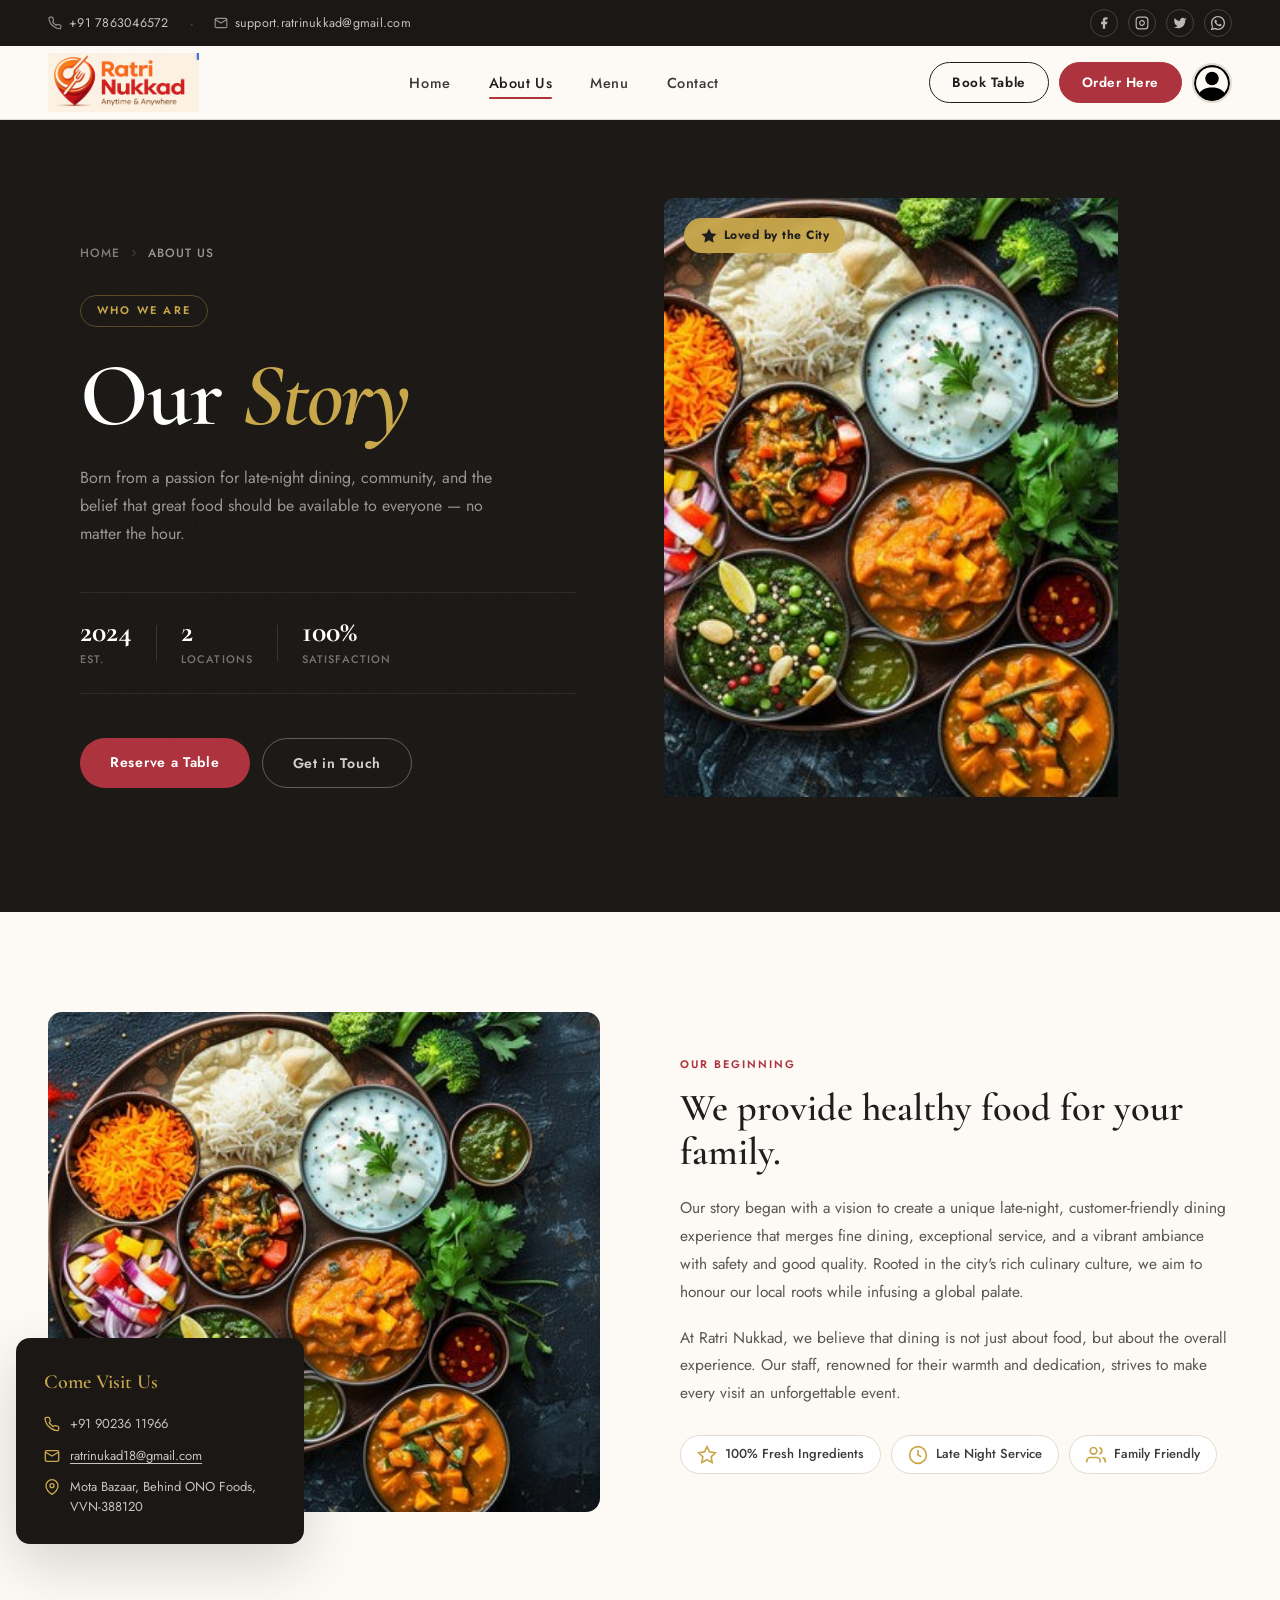
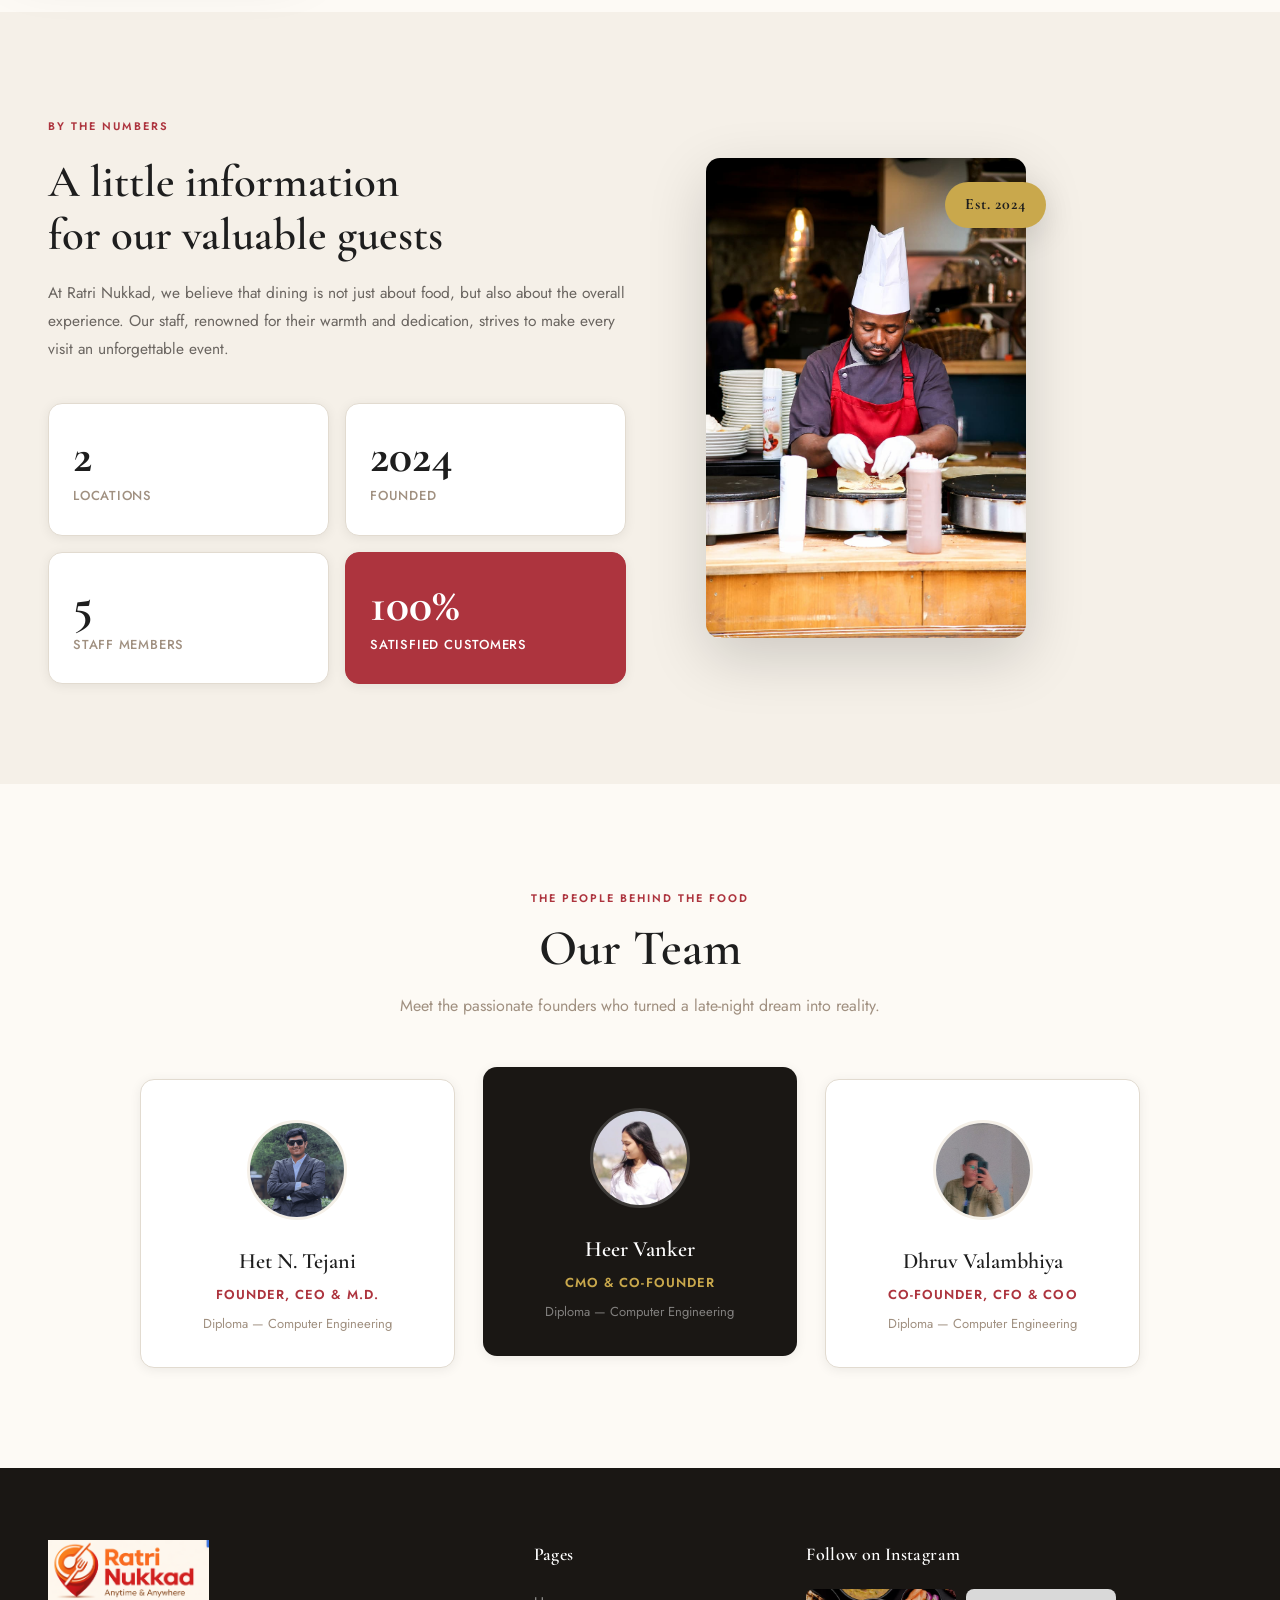
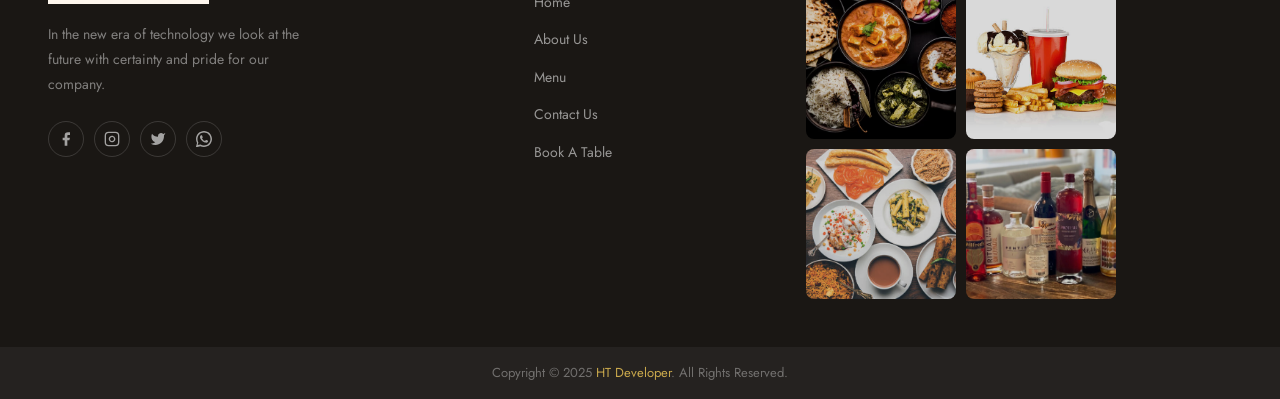
<file: about us.html>
<!DOCTYPE html>
<html lang="en">
<head>
    <meta charset="UTF-8">
    <meta name="viewport" content="width=device-width, initial-scale=1.0">
    <title>About Us — Ratri Nukkad</title>
    <link rel="stylesheet" href="about us.css">
    <link rel="icon" href="images/favicon.png" type="image/png">
    <link rel="preconnect" href="https://fonts.googleapis.com">
    <link rel="preconnect" href="https://fonts.gstatic.com" crossorigin>
    <link href="https://fonts.googleapis.com/css2?family=Cormorant+Garamond:ital,wght@0,300;0,400;0,600;0,700;1,300;1,400&family=Jost:wght@300;400;500;600&display=swap" rel="stylesheet">
</head>
<body>

    <!-- ══ TOP BAR ══ -->
    <div class="topbar">
        <div class="topbar__info">
            <span class="topbar__item">
                <svg width="14" height="14" viewBox="0 0 24 24" fill="none" stroke="currentColor" stroke-width="2"><path d="M22 16.92v3a2 2 0 0 1-2.18 2 19.79 19.79 0 0 1-8.63-3.07A19.5 19.5 0 0 1 4.69 13a19.79 19.79 0 0 1-3.07-8.67A2 2 0 0 1 3.6 2h3a2 2 0 0 1 2 1.72c.127.96.361 1.903.7 2.81a2 2 0 0 1-.45 2.11L7.91 9.91a16 16 0 0 0 6 6l.91-.91a2 2 0 0 1 2.11-.45c.907.339 1.85.573 2.81.7A2 2 0 0 1 22 17z"/></svg>
                +91 7863046572
            </span>
            <span class="topbar__divider">·</span>
            <span class="topbar__item">
                <svg width="14" height="14" viewBox="0 0 24 24" fill="none" stroke="currentColor" stroke-width="2"><path d="M4 4h16c1.1 0 2 .9 2 2v12c0 1.1-.9 2-2 2H4c-1.1 0-2-.9-2-2V6c0-1.1.9-2 2-2z"/><polyline points="22,6 12,12 2,6"/></svg>
                support.ratrinukkad@gmail.com
            </span>
        </div>
        <div class="topbar__social">
            <a href="#" class="topbar__social-link" aria-label="Facebook">
                <svg width="14" height="14" viewBox="0 0 24 24" fill="currentColor"><path d="M18 2h-3a5 5 0 0 0-5 5v3H7v4h3v8h4v-8h3l1-4h-4V7a1 1 0 0 1 1-1h3z"/></svg>
            </a>
            <a href="#" class="topbar__social-link" aria-label="Instagram">
                <svg width="14" height="14" viewBox="0 0 24 24" fill="none" stroke="currentColor" stroke-width="2"><rect x="2" y="2" width="20" height="20" rx="5" ry="5"/><path d="M16 11.37A4 4 0 1 1 12.63 8 4 4 0 0 1 16 11.37z"/><line x1="17.5" y1="6.5" x2="17.51" y2="6.5"/></svg>
            </a>
            <a href="#" class="topbar__social-link" aria-label="Twitter">
                <svg width="14" height="14" viewBox="0 0 24 24" fill="currentColor"><path d="M23 3a10.9 10.9 0 0 1-3.14 1.53 4.48 4.48 0 0 0-7.86 3v1A10.66 10.66 0 0 1 3 4s-4 9 5 13a11.64 11.64 0 0 1-7 2c9 5 20 0 20-11.5a4.5 4.5 0 0 0-.08-.83A7.72 7.72 0 0 0 23 3z"/></svg>
            </a>
            <a href="#" class="topbar__social-link" aria-label="WhatsApp">
                <svg width="14" height="14" viewBox="0 0 24 24" fill="currentColor"><path d="M17.472 14.382c-.297-.149-1.758-.867-2.03-.967-.273-.099-.471-.148-.67.15-.197.297-.767.966-.94 1.164-.173.199-.347.223-.644.075-.297-.15-1.255-.463-2.39-1.475-.883-.788-1.48-1.761-1.653-2.059-.173-.297-.018-.458.13-.606.134-.133.298-.347.446-.52.149-.174.198-.298.298-.497.099-.198.05-.371-.025-.52-.075-.149-.669-1.612-.916-2.207-.242-.579-.487-.5-.669-.51-.173-.008-.371-.01-.57-.01-.198 0-.52.074-.792.372-.272.297-1.04 1.016-1.04 2.479 0 1.462 1.065 2.875 1.213 3.074.149.198 2.096 3.2 5.077 4.487.709.306 1.262.489 1.694.625.712.227 1.36.195 1.871.118.571-.085 1.758-.719 2.006-1.413.248-.694.248-1.289.173-1.413-.074-.124-.272-.198-.57-.347z"/><path d="M12 0C5.373 0 0 5.373 0 12c0 2.127.558 4.126 1.533 5.856L.057 23.25a.75.75 0 0 0 .916.99l5.56-1.453A11.93 11.93 0 0 0 12 24c6.627 0 12-5.373 12-12S18.627 0 12 0zm0 21.75c-1.9 0-3.686-.51-5.22-1.398l-.374-.22-3.882 1.016 1.037-3.788-.24-.388A9.713 9.713 0 0 1 2.25 12C2.25 6.615 6.615 2.25 12 2.25S21.75 6.615 21.75 12 17.385 21.75 12 21.75z"/></svg>
            </a>
        </div>
    </div>

    <!-- ══ NAVBAR ══ -->
    <nav class="navbar">
        <a href="Homepage.html" class="navbar__logo">
            <img src="images/LOGO.png" alt="Ratri Nukkad">
        </a>
        <ul class="navbar__links">
            <li><a href="Homepage.html" class="navbar__link">Home</a></li>
            <li><a href="about us.html" class="navbar__link navbar__link--active">About Us</a></li>
            <li><a href="menu.html" class="navbar__link">Menu</a></li>
            <li><a href="contact.html" class="navbar__link">Contact</a></li>
        </ul>
        <div class="navbar__actions">
            <a href="bat.html" class="navbar__btn navbar__btn--outline">Book Table</a>
            <a href="menu.html" class="navbar__btn navbar__btn--filled">Order Here</a>
            <a href="login.html" class="navbar__avatar" aria-label="Login">
                <img src="images/person-circle.svg" alt="Login">
            </a>
        </div>
    </nav>

    <!-- ══ PAGE HERO ══ -->
    <section class="page-hero">
        <!-- Left: text panel -->
        <div class="page-hero__left">
            <nav class="page-hero__breadcrumb" aria-label="Breadcrumb">
                <a href="Homepage.html">Home</a>
                <svg width="12" height="12" viewBox="0 0 24 24" fill="none" stroke="currentColor" stroke-width="2.5"><polyline points="9 18 15 12 9 6"/></svg>
                <span>About Us</span>
            </nav>
            <span class="page-hero__tag">Who We Are</span>
            <h1 class="page-hero__title">Our <em>Story</em></h1>
            <p class="page-hero__sub">Born from a passion for late-night dining, community, and the belief that great food should be available to everyone — no matter the hour.</p>
            <div class="page-hero__stats">
                <div class="page-hero__stat">
                    <span class="page-hero__stat-num">2024</span>
                    <span class="page-hero__stat-label">Est.</span>
                </div>
                <div class="page-hero__stat-divider"></div>
                <div class="page-hero__stat">
                    <span class="page-hero__stat-num">2</span>
                    <span class="page-hero__stat-label">Locations</span>
                </div>
                <div class="page-hero__stat-divider"></div>
                <div class="page-hero__stat">
                    <span class="page-hero__stat-num">100%</span>
                    <span class="page-hero__stat-label">Satisfaction</span>
                </div>
            </div>
            <div class="page-hero__actions">
                <a href="bat.html" class="page-hero__btn page-hero__btn--primary">Reserve a Table</a>
                <a href="contact.html" class="page-hero__btn page-hero__btn--ghost">Get in Touch</a>
            </div>
        </div>

        <!-- Right: image collage -->
        <div class="page-hero__right">
            <div class="page-hero__img-main" >
                <img src="images/aboutus-homepage.jpg" alt="Ratri Nukkad ambiance">
                <div class="page-hero__img-badge">
                    <svg width="18" height="18" viewBox="0 0 24 24" fill="currentColor"><path d="M12 2l3.09 6.26L22 9.27l-5 4.87 1.18 6.88L12 17.77l-6.18 3.25L7 14.14 2 9.27l6.91-1.01L12 2z"/></svg>
                    Loved by the City
                </div>
            </div>
        </div>
    </section>

    <!-- ══ STORY SECTION ══ -->
    <section class="story-section">
        <div class="story-section__image-col">
            <img src="images/aboutus-homepage.jpg" alt="Ratri Nukkad Food">
            <div class="story-section__contact-card">
                <h3>Come Visit Us</h3>
                <ul class="contact-card__list">
                    <li>
                        <svg width="16" height="16" viewBox="0 0 24 24" fill="none" stroke="currentColor" stroke-width="2"><path d="M22 16.92v3a2 2 0 0 1-2.18 2 19.79 19.79 0 0 1-8.63-3.07A19.5 19.5 0 0 1 4.69 13a19.79 19.79 0 0 1-3.07-8.67A2 2 0 0 1 3.6 2h3a2 2 0 0 1 2 1.72c.127.96.361 1.903.7 2.81a2 2 0 0 1-.45 2.11L7.91 9.91a16 16 0 0 0 6 6l.91-.91a2 2 0 0 1 2.11-.45c.907.339 1.85.573 2.81.7A2 2 0 0 1 22 17z"/></svg>
                        +91 90236 11966
                    </li>
                    <li>
                        <svg width="16" height="16" viewBox="0 0 24 24" fill="none" stroke="currentColor" stroke-width="2"><path d="M4 4h16c1.1 0 2 .9 2 2v12c0 1.1-.9 2-2 2H4c-1.1 0-2-.9-2-2V6c0-1.1.9-2 2-2z"/><polyline points="22,6 12,12 2,6"/></svg>
                        <a href="mailto:ratrinukad18@gmail.com">ratrinukad18@gmail.com</a>
                    </li>
                    <li>
                        <svg width="16" height="16" viewBox="0 0 24 24" fill="none" stroke="currentColor" stroke-width="2"><path d="M21 10c0 7-9 13-9 13s-9-6-9-13a9 9 0 0 1 18 0z"/><circle cx="12" cy="10" r="3"/></svg>
                        Mota Bazaar, Behind ONO Foods, VVN-388120
                    </li>
                </ul>
            </div>
        </div>
        <div class="story-section__text-col">
            <span class="section-tag">Our Beginning</span>
            <h2 class="story-section__title">We provide healthy food for your family.</h2>
            <p class="story-section__body">Our story began with a vision to create a unique late-night, customer-friendly dining experience that merges fine dining, exceptional service, and a vibrant ambiance with safety and good quality. Rooted in the city's rich culinary culture, we aim to honour our local roots while infusing a global palate.</p>
            <p class="story-section__body">At Ratri Nukkad, we believe that dining is not just about food, but about the overall experience. Our staff, renowned for their warmth and dedication, strives to make every visit an unforgettable event.</p>
            <div class="story-section__badges">
                <div class="badge">
                    <svg width="20" height="20" viewBox="0 0 24 24" fill="none" stroke="currentColor" stroke-width="2"><path d="M12 2l3.09 6.26L22 9.27l-5 4.87 1.18 6.88L12 17.77l-6.18 3.25L7 14.14 2 9.27l6.91-1.01L12 2z"/></svg>
                    100% Fresh Ingredients
                </div>
                <div class="badge">
                    <svg width="20" height="20" viewBox="0 0 24 24" fill="none" stroke="currentColor" stroke-width="2"><circle cx="12" cy="12" r="10"/><polyline points="12 6 12 12 16 14"/></svg>
                    Late Night Service
                </div>
                <div class="badge">
                    <svg width="20" height="20" viewBox="0 0 24 24" fill="none" stroke="currentColor" stroke-width="2"><path d="M17 21v-2a4 4 0 0 0-4-4H5a4 4 0 0 0-4 4v2"/><circle cx="9" cy="7" r="4"/><path d="M23 21v-2a4 4 0 0 0-3-3.87"/><path d="M16 3.13a4 4 0 0 1 0 7.75"/></svg>
                    Family Friendly
                </div>
            </div>
        </div>
    </section>

    <!-- ══ STATS / INFO SECTION ══ -->
    <section class="stats-section">
        <div class="stats-section__text">
            <span class="section-tag">By The Numbers</span>
            <h2 class="stats-section__title">A little information<br>for our valuable guests</h2>
            <p class="stats-section__body">At Ratri Nukkad, we believe that dining is not just about food, but also about the overall experience. Our staff, renowned for their warmth and dedication, strives to make every visit an unforgettable event.</p>
            <div class="stats-grid">
                <div class="stat-card">
                    <span class="stat-card__number">2</span>
                    <span class="stat-card__label">Locations</span>
                </div>
                <div class="stat-card">
                    <span class="stat-card__number">2024</span>
                    <span class="stat-card__label">Founded</span>
                </div>
                <div class="stat-card">
                    <span class="stat-card__number">5</span>
                    <span class="stat-card__label">Staff Members</span>
                </div>
                <div class="stat-card stat-card--accent">
                    <span class="stat-card__number">100%</span>
                    <span class="stat-card__label">Satisfied Customers</span>
                </div>
            </div>
        </div>
        <div class="stats-section__image">
            <img src="images/chef.jpg" alt="Chef making dosa">
            <div class="stats-section__image-tag">Est. 2024</div>
        </div>
    </section>

    <!-- ══ TEAM SECTION ══ -->
    <section class="team-section">
        <div class="team-section__header">
            <span class="section-tag">The People Behind the Food</span>
            <h2 class="section-title">Our Team</h2>
            <p class="section-sub">Meet the passionate founders who turned a late-night dream into reality.</p>
        </div>
        <div class="team-grid">
            <div class="team-card">
                <div class="team-card__img-wrap">
                    <img src="images/team-het n tejani.png" alt="HET N TEJANI">
                </div>
                <div class="team-card__body">
                    <h3 class="team-card__name">Het N. Tejani</h3>
                    <p class="team-card__role">Founder, CEO &amp; M.D.</p>
                    <p class="team-card__degree">Diploma — Computer Engineering</p>
                </div>
                <div class="team-card__accent"></div>
            </div>
            <div class="team-card team-card--featured">
                <div class="team-card__img-wrap">
                    <img src="images/team-heer vanker.png" alt="Heer Vanker">
                </div>
                <div class="team-card__body">
                    <h3 class="team-card__name">Heer Vanker</h3>
                    <p class="team-card__role">CMO &amp; Co-Founder</p>
                    <p class="team-card__degree">Diploma — Computer Engineering</p>
                </div>
                <div class="team-card__accent"></div>
            </div>
            <div class="team-card">
                <div class="team-card__img-wrap">
                    <img src="images/team-Dhruv(suvar) valambhiya.jpg" alt="Dhruv Valambhiya">
                </div>
                <div class="team-card__body">
                    <h3 class="team-card__name">Dhruv Valambhiya</h3>
                    <p class="team-card__role">Co-Founder, CFO &amp; COO</p>
                    <p class="team-card__degree">Diploma — Computer Engineering</p>
                </div>
                <div class="team-card__accent"></div>
            </div>
        </div>
    </section>

    <!-- ══ FOOTER ══ -->
    <footer class="footer">
        <div class="footer__brand">
            <img src="images/LOGO.png" alt="Ratri Nukkad Logo" class="footer__logo">
            <p class="footer__tagline">In the new era of technology we look at the future with certainty and pride for our company.</p>
            <div class="footer__social">
                <a href="#" class="footer__social-link" aria-label="Facebook">
                    <svg width="16" height="16" viewBox="0 0 24 24" fill="currentColor"><path d="M18 2h-3a5 5 0 0 0-5 5v3H7v4h3v8h4v-8h3l1-4h-4V7a1 1 0 0 1 1-1h3z"/></svg>
                </a>
                <a href="#" class="footer__social-link" aria-label="Instagram">
                    <svg width="16" height="16" viewBox="0 0 24 24" fill="none" stroke="currentColor" stroke-width="2"><rect x="2" y="2" width="20" height="20" rx="5" ry="5"/><path d="M16 11.37A4 4 0 1 1 12.63 8 4 4 0 0 1 16 11.37z"/><line x1="17.5" y1="6.5" x2="17.51" y2="6.5"/></svg>
                </a>
                <a href="#" class="footer__social-link" aria-label="Twitter">
                    <svg width="16" height="16" viewBox="0 0 24 24" fill="currentColor"><path d="M23 3a10.9 10.9 0 0 1-3.14 1.53 4.48 4.48 0 0 0-7.86 3v1A10.66 10.66 0 0 1 3 4s-4 9 5 13a11.64 11.64 0 0 1-7 2c9 5 20 0 20-11.5a4.5 4.5 0 0 0-.08-.83A7.72 7.72 0 0 0 23 3z"/></svg>
                </a>
                <a href="#" class="footer__social-link" aria-label="WhatsApp">
                    <svg width="16" height="16" viewBox="0 0 24 24" fill="currentColor"><path d="M17.472 14.382c-.297-.149-1.758-.867-2.03-.967-.273-.099-.471-.148-.67.15-.197.297-.767.966-.94 1.164-.173.199-.347.223-.644.075-.297-.15-1.255-.463-2.39-1.475-.883-.788-1.48-1.761-1.653-2.059-.173-.297-.018-.458.13-.606.134-.133.298-.347.446-.52.149-.174.198-.298.298-.497.099-.198.05-.371-.025-.52-.075-.149-.669-1.612-.916-2.207-.242-.579-.487-.5-.669-.51-.173-.008-.371-.01-.57-.01-.198 0-.52.074-.792.372-.272.297-1.04 1.016-1.04 2.479 0 1.462 1.065 2.875 1.213 3.074.149.198 2.096 3.2 5.077 4.487.709.306 1.262.489 1.694.625.712.227 1.36.195 1.871.118.571-.085 1.758-.719 2.006-1.413.248-.694.248-1.289.173-1.413-.074-.124-.272-.198-.57-.347z"/><path d="M12 0C5.373 0 0 5.373 0 12c0 2.127.558 4.126 1.533 5.856L.057 23.25a.75.75 0 0 0 .916.99l5.56-1.453A11.93 11.93 0 0 0 12 24c6.627 0 12-5.373 12-12S18.627 0 12 0zm0 21.75c-1.9 0-3.686-.51-5.22-1.398l-.374-.22-3.882 1.016 1.037-3.788-.24-.388A9.713 9.713 0 0 1 2.25 12C2.25 6.615 6.615 2.25 12 2.25S21.75 6.615 21.75 12 17.385 21.75 12 21.75z"/></svg>
                </a>
            </div>
        </div>
        <div class="footer__pages">
            <h4 class="footer__heading">Pages</h4>
            <ul class="footer__list">
                <li><a href="Homepage.html">Home</a></li>
                <li><a href="about us.html">About Us</a></li>
                <li><a href="menu.html">Menu</a></li>
                <li><a href="contact.html">Contact Us</a></li>
                <li><a href="bat.html">Book A Table</a></li>
            </ul>
        </div>
        <div class="footer__instagram">
            <h4 class="footer__heading">Follow on Instagram</h4>
            <div class="footer__insta-grid">
                <img src="images/punjabi-image1.avif" alt="Punjabi dish">
                <img src="images/snack-image2.jpg" alt="Fast Food">
                <img src="images/breakfast-image3.jpg" alt="Gujarati Breakfast">
                <img src="images/drinks-image4.jpg" alt="Drinks">
            </div>
        </div>
    </footer>
    <div class="footer__bottom">
        <p>Copyright &copy; 2025 <a href="https://het-tejani-portfolio.vercel.app/">HT Developer</a>. All Rights Reserved.</p>
    </div>

</body>
</html>
</file>
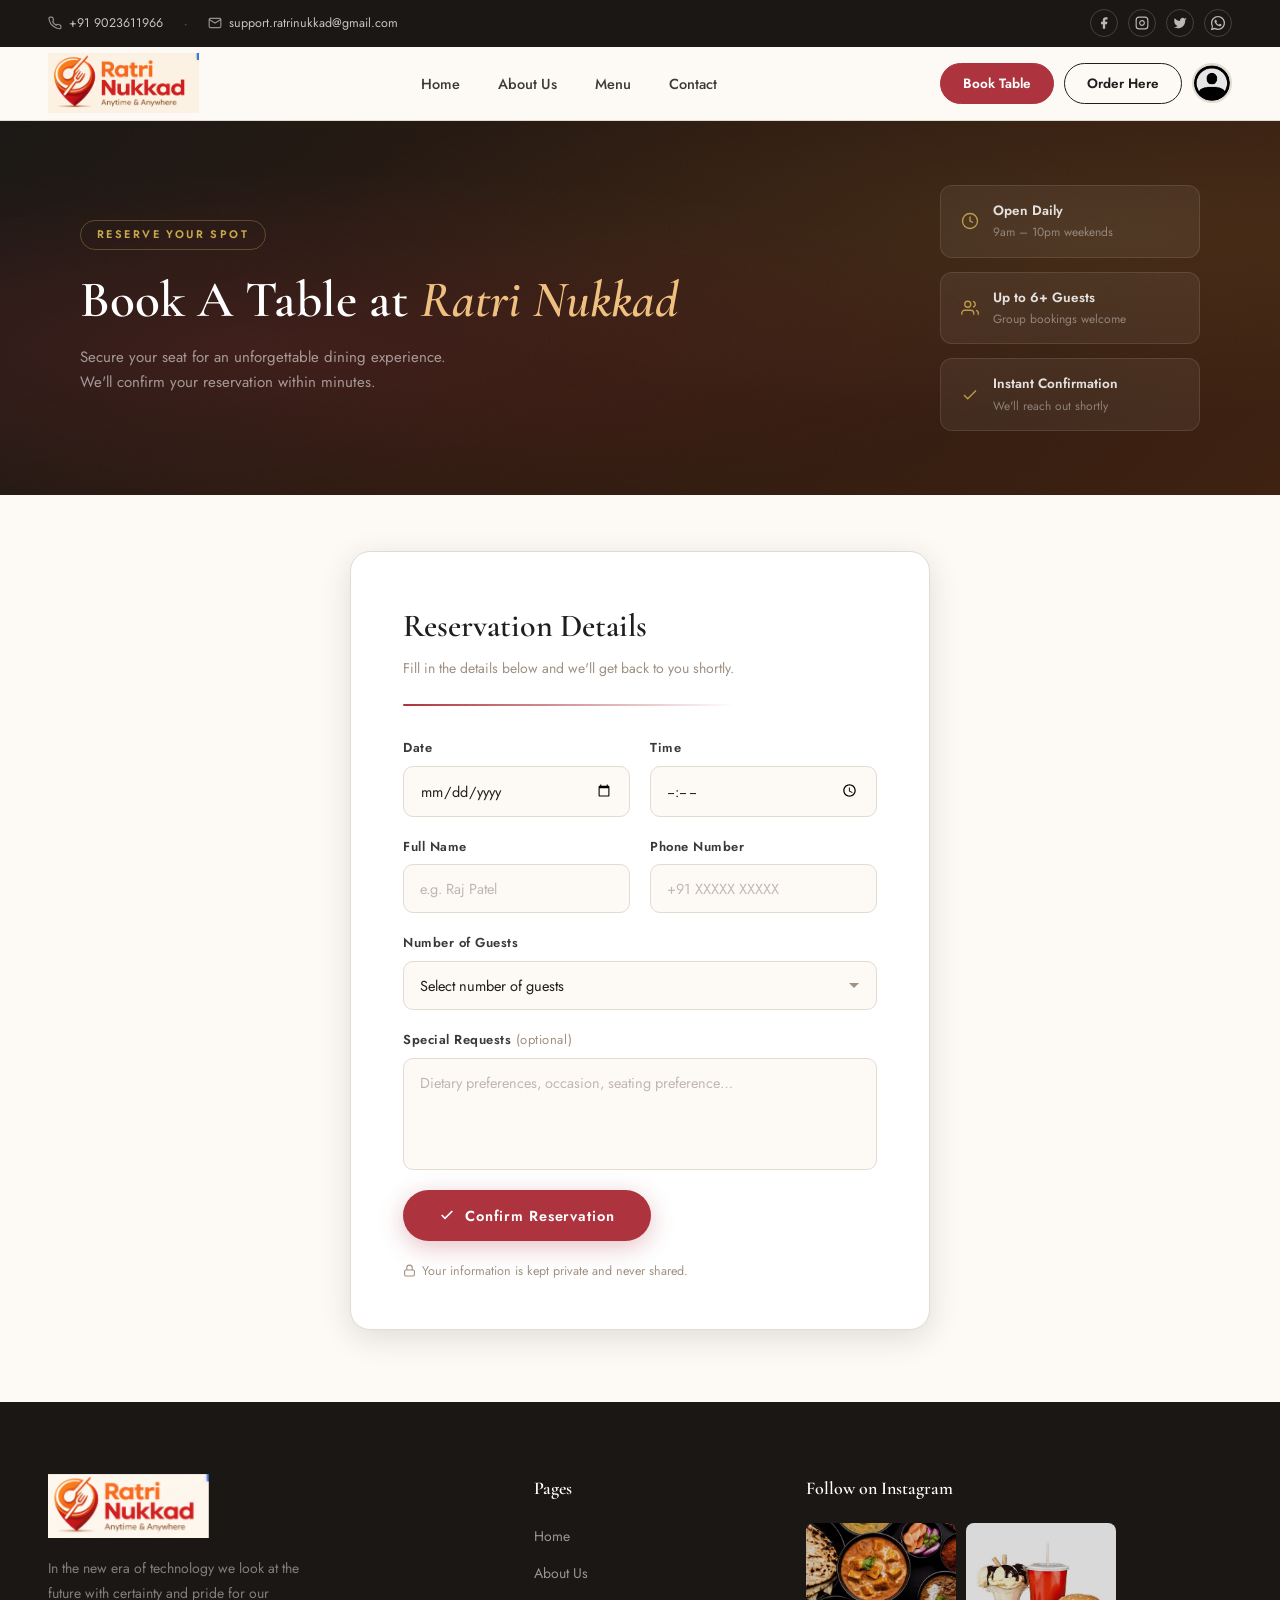
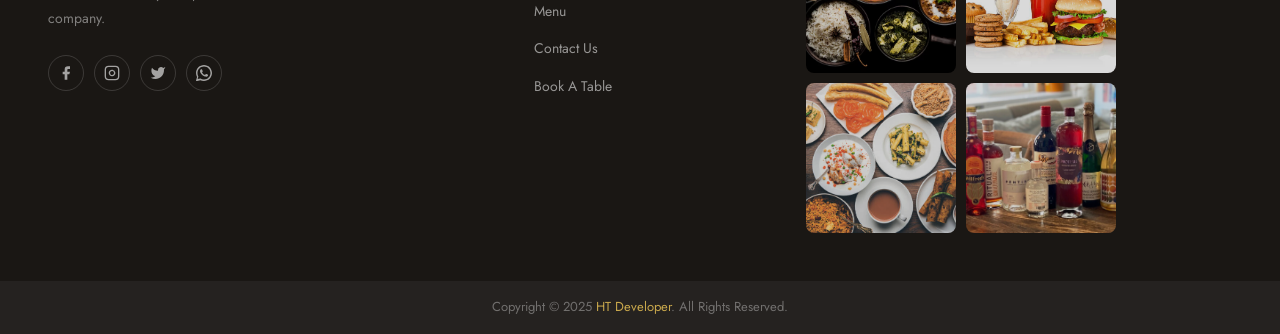
<file: bat.html>
<!DOCTYPE html>
<html lang="en">
<head>
    <meta charset="UTF-8">
    <meta name="viewport" content="width=device-width, initial-scale=1.0">
    <title>Book A Table — Ratri Nukkad</title>
    <link rel="stylesheet" href="bat.css">
    <link rel="icon" href="images/favicon.png" type="image/png">
    <link rel="preconnect" href="https://fonts.googleapis.com">
    <link rel="preconnect" href="https://fonts.gstatic.com" crossorigin>
    <link href="https://fonts.googleapis.com/css2?family=Cormorant+Garamond:ital,wght@0,400;0,600;1,400&family=Jost:wght@300;400;500;600&display=swap" rel="stylesheet">
</head>
<body>

    <!-- ══ TOP BAR ══ -->
    <div class="topbar">
        <div class="topbar__info">
            <span class="topbar__item">
                <svg width="14" height="14" viewBox="0 0 24 24" fill="none" stroke="currentColor" stroke-width="2"><path d="M22 16.92v3a2 2 0 0 1-2.18 2 19.79 19.79 0 0 1-8.63-3.07A19.5 19.5 0 0 1 4.69 13a19.79 19.79 0 0 1-3.07-8.67A2 2 0 0 1 3.6 2h3a2 2 0 0 1 2 1.72c.127.96.361 1.903.7 2.81a2 2 0 0 1-.45 2.11L7.91 9.91a16 16 0 0 0 6 6l.91-.91a2 2 0 0 1 2.11-.45c.907.339 1.85.573 2.81.7A2 2 0 0 1 22 17z"/></svg>
                +91 9023611966
            </span>
            <span class="topbar__divider">·</span>
            <span class="topbar__item">
                <svg width="14" height="14" viewBox="0 0 24 24" fill="none" stroke="currentColor" stroke-width="2"><path d="M4 4h16c1.1 0 2 .9 2 2v12c0 1.1-.9 2-2 2H4c-1.1 0-2-.9-2-2V6c0-1.1.9-2 2-2z"/><polyline points="22,6 12,12 2,6"/></svg>
                support.ratrinukkad@gmail.com
            </span>
        </div>
        <div class="topbar__social">
            <a href="#" class="topbar__social-link" aria-label="Facebook">
                <svg width="14" height="14" viewBox="0 0 24 24" fill="currentColor"><path d="M18 2h-3a5 5 0 0 0-5 5v3H7v4h3v8h4v-8h3l1-4h-4V7a1 1 0 0 1 1-1h3z"/></svg>
            </a>
            <a href="#" class="topbar__social-link" aria-label="Instagram">
                <svg width="14" height="14" viewBox="0 0 24 24" fill="none" stroke="currentColor" stroke-width="2"><rect x="2" y="2" width="20" height="20" rx="5" ry="5"/><path d="M16 11.37A4 4 0 1 1 12.63 8 4 4 0 0 1 16 11.37z"/><line x1="17.5" y1="6.5" x2="17.51" y2="6.5"/></svg>
            </a>
            <a href="#" class="topbar__social-link" aria-label="Twitter">
                <svg width="14" height="14" viewBox="0 0 24 24" fill="currentColor"><path d="M23 3a10.9 10.9 0 0 1-3.14 1.53 4.48 4.48 0 0 0-7.86 3v1A10.66 10.66 0 0 1 3 4s-4 9 5 13a11.64 11.64 0 0 1-7 2c9 5 20 0 20-11.5a4.5 4.5 0 0 0-.08-.83A7.72 7.72 0 0 0 23 3z"/></svg>
            </a>
            <a href="#" class="topbar__social-link" aria-label="WhatsApp">
                <svg width="14" height="14" viewBox="0 0 24 24" fill="currentColor"><path d="M17.472 14.382c-.297-.149-1.758-.867-2.03-.967-.273-.099-.471-.148-.67.15-.197.297-.767.966-.94 1.164-.173.199-.347.223-.644.075-.297-.15-1.255-.463-2.39-1.475-.883-.788-1.48-1.761-1.653-2.059-.173-.297-.018-.458.13-.606.134-.133.298-.347.446-.52.149-.174.198-.298.298-.497.099-.198.05-.371-.025-.52-.075-.149-.669-1.612-.916-2.207-.242-.579-.487-.5-.669-.51-.173-.008-.371-.01-.57-.01-.198 0-.52.074-.792.372-.272.297-1.04 1.016-1.04 2.479 0 1.462 1.065 2.875 1.213 3.074.149.198 2.096 3.2 5.077 4.487.709.306 1.262.489 1.694.625.712.227 1.36.195 1.871.118.571-.085 1.758-.719 2.006-1.413.248-.694.248-1.289.173-1.413-.074-.124-.272-.198-.57-.347z"/><path d="M12 0C5.373 0 0 5.373 0 12c0 2.127.558 4.126 1.533 5.856L.057 23.25a.75.75 0 0 0 .916.99l5.56-1.453A11.93 11.93 0 0 0 12 24c6.627 0 12-5.373 12-12S18.627 0 12 0zm0 21.75c-1.9 0-3.686-.51-5.22-1.398l-.374-.22-3.882 1.016 1.037-3.788-.24-.388A9.713 9.713 0 0 1 2.25 12C2.25 6.615 6.615 2.25 12 2.25S21.75 6.615 21.75 12 17.385 21.75 12 21.75z"/></svg>
            </a>
        </div>
    </div>

    <!-- ══ NAVBAR ══ -->
    <nav class="navbar">
        <a href="Homepage.html" class="navbar__logo">
            <img src="images/LOGO.png" alt="Ratri Nukkad">
        </a>
        <ul class="navbar__links">
            <li><a href="Homepage.html" class="navbar__link">Home</a></li>
            <li><a href="about us.html" class="navbar__link">About Us</a></li>
            <li><a href="menu.html" class="navbar__link">Menu</a></li>
            <li><a href="contact.html" class="navbar__link">Contact</a></li>
        </ul>
        <div class="navbar__actions">
            <a href="bat.html" class="navbar__btn navbar__btn--filled">Book Table</a>
            <a href="menu.html" class="navbar__btn navbar__btn--outline">Order Here</a>
            <a href="login.html" class="navbar__avatar" aria-label="Login">
                <img src="images/login icon.png" alt="Login">
            </a>
        </div>
    </nav>

    <!-- ══ BOOKING HERO BANNER ══ -->
    <div class="booking-hero">
        <div class="booking-hero__content">
            <span class="booking-hero__tag">Reserve Your Spot</span>
            <h1 class="booking-hero__title">Book A Table at <em>Ratri Nukkad</em></h1>
            <p class="booking-hero__sub">Secure your seat for an unforgettable dining experience.<br>We'll confirm your reservation within minutes.</p>
        </div>
        <div class="booking-hero__badges">
            <div class="hero-badge">
                <svg width="18" height="18" viewBox="0 0 24 24" fill="none" stroke="currentColor" stroke-width="1.8"><circle cx="12" cy="12" r="10"/><polyline points="12 6 12 12 16 14"/></svg>
                <div>
                    <span>Open Daily</span>
                    <small>9am – 10pm weekends</small>
                </div>
            </div>
            <div class="hero-badge">
                <svg width="18" height="18" viewBox="0 0 24 24" fill="none" stroke="currentColor" stroke-width="1.8"><path d="M17 21v-2a4 4 0 0 0-4-4H5a4 4 0 0 0-4 4v2"/><circle cx="9" cy="7" r="4"/><path d="M23 21v-2a4 4 0 0 0-3-3.87"/><path d="M16 3.13a4 4 0 0 1 0 7.75"/></svg>
                <div>
                    <span>Up to 6+ Guests</span>
                    <small>Group bookings welcome</small>
                </div>
            </div>
            <div class="hero-badge">
                <svg width="18" height="18" viewBox="0 0 24 24" fill="none" stroke="currentColor" stroke-width="1.8"><polyline points="20 6 9 17 4 12"/></svg>
                <div>
                    <span>Instant Confirmation</span>
                    <small>We'll reach out shortly</small>
                </div>
            </div>
        </div>
    </div>

    <!-- ══ BOOKING FORM SECTION ══ -->
    <main class="booking-wrapper">
        <div class="booking-card">

            <div class="booking-card__header">
                <h2 class="booking-card__title">Reservation Details</h2>
                <p class="booking-card__sub">Fill in the details below and we'll get back to you shortly.</p>
                <div class="booking-card__divider"></div>
            </div>

            <form class="booking-form" id="bookingForm" novalidate>

                <div class="form-row">
                    <div class="form-group">
                        <label for="date">Date</label>
                        <input type="date" id="date" name="date" required>
                    </div>
                    <div class="form-group">
                        <label for="time">Time</label>
                        <input type="time" id="time" name="time" required>
                    </div>
                </div>

                <div class="form-row">
                    <div class="form-group">
                        <label for="name">Full Name</label>
                        <input type="text" id="name" name="name" placeholder="e.g. Raj Patel" required>
                    </div>
                    <div class="form-group">
                        <label for="phone">Phone Number</label>
                        <input type="tel" id="phone" name="phone" placeholder="+91 XXXXX XXXXX" required>
                    </div>
                </div>

                <div class="form-group">
                    <label for="persons">Number of Guests</label>
                    <select id="persons" name="persons" required>
                        <option value="" disabled selected>Select number of guests</option>
                        <option value="1">1 Person</option>
                        <option value="2">2 Persons</option>
                        <option value="3">3 Persons</option>
                        <option value="4">4 Persons</option>
                        <option value="5">5 Persons</option>
                        <option value="6+">6+ Persons (large group)</option>
                    </select>
                </div>

                <div class="form-group">
                    <label for="notes">Special Requests <span class="form-optional">(optional)</span></label>
                    <textarea id="notes" name="notes" rows="4" placeholder="Dietary preferences, occasion, seating preference…"></textarea>
                </div>

                <button type="submit" class="form-submit">
                    <svg width="16" height="16" viewBox="0 0 24 24" fill="none" stroke="currentColor" stroke-width="2.5"><polyline points="20 6 9 17 4 12"/></svg>
                    Confirm Reservation
                </button>

                <p class="form-note">
                    <svg width="13" height="13" viewBox="0 0 24 24" fill="none" stroke="currentColor" stroke-width="2"><rect x="3" y="11" width="18" height="11" rx="2" ry="2"/><path d="M7 11V7a5 5 0 0 1 10 0v4"/></svg>
                    Your information is kept private and never shared.
                </p>
            </form>
        </div>
    </main>

    <!-- ══ TOAST ══ -->
    <div class="toast" id="toast">
        <svg width="16" height="16" viewBox="0 0 24 24" fill="none" stroke="currentColor" stroke-width="2.5"><polyline points="20 6 9 17 4 12"/></svg>
        Booking confirmed! We'll reach out soon.
    </div>

    <!-- ══ FOOTER ══ -->
    <footer class="footer">
        <div class="footer__brand">
            <img src="images/LOGO.png" alt="Ratri Nukkad Logo" class="footer__logo">
            <p class="footer__tagline">In the new era of technology we look at the future with certainty and pride for our company.</p>
            <div class="footer__social">
                <a href="#" class="footer__social-link" aria-label="Facebook"><svg width="16" height="16" viewBox="0 0 24 24" fill="currentColor"><path d="M18 2h-3a5 5 0 0 0-5 5v3H7v4h3v8h4v-8h3l1-4h-4V7a1 1 0 0 1 1-1h3z"/></svg></a>
                <a href="#" class="footer__social-link" aria-label="Instagram"><svg width="16" height="16" viewBox="0 0 24 24" fill="none" stroke="currentColor" stroke-width="2"><rect x="2" y="2" width="20" height="20" rx="5" ry="5"/><path d="M16 11.37A4 4 0 1 1 12.63 8 4 4 0 0 1 16 11.37z"/><line x1="17.5" y1="6.5" x2="17.51" y2="6.5"/></svg></a>
                <a href="#" class="footer__social-link" aria-label="Twitter"><svg width="16" height="16" viewBox="0 0 24 24" fill="currentColor"><path d="M23 3a10.9 10.9 0 0 1-3.14 1.53 4.48 4.48 0 0 0-7.86 3v1A10.66 10.66 0 0 1 3 4s-4 9 5 13a11.64 11.64 0 0 1-7 2c9 5 20 0 20-11.5a4.5 4.5 0 0 0-.08-.83A7.72 7.72 0 0 0 23 3z"/></svg></a>
                <a href="#" class="footer__social-link" aria-label="WhatsApp"><svg width="16" height="16" viewBox="0 0 24 24" fill="currentColor"><path d="M17.472 14.382c-.297-.149-1.758-.867-2.03-.967-.273-.099-.471-.148-.67.15-.197.297-.767.966-.94 1.164-.173.199-.347.223-.644.075-.297-.15-1.255-.463-2.39-1.475-.883-.788-1.48-1.761-1.653-2.059-.173-.297-.018-.458.13-.606.134-.133.298-.347.446-.52.149-.174.198-.298.298-.497.099-.198.05-.371-.025-.52-.075-.149-.669-1.612-.916-2.207-.242-.579-.487-.5-.669-.51-.173-.008-.371-.01-.57-.01-.198 0-.52.074-.792.372-.272.297-1.04 1.016-1.04 2.479 0 1.462 1.065 2.875 1.213 3.074.149.198 2.096 3.2 5.077 4.487.709.306 1.262.489 1.694.625.712.227 1.36.195 1.871.118.571-.085 1.758-.719 2.006-1.413.248-.694.248-1.289.173-1.413-.074-.124-.272-.198-.57-.347z"/><path d="M12 0C5.373 0 0 5.373 0 12c0 2.127.558 4.126 1.533 5.856L.057 23.25a.75.75 0 0 0 .916.99l5.56-1.453A11.93 11.93 0 0 0 12 24c6.627 0 12-5.373 12-12S18.627 0 12 0zm0 21.75c-1.9 0-3.686-.51-5.22-1.398l-.374-.22-3.882 1.016 1.037-3.788-.24-.388A9.713 9.713 0 0 1 2.25 12C2.25 6.615 6.615 2.25 12 2.25S21.75 6.615 21.75 12 17.385 21.75 12 21.75z"/></svg></a>
            </div>
        </div>
        <div class="footer__pages">
            <h4 class="footer__heading">Pages</h4>
            <ul class="footer__list">
                <li><a href="Homepage.html">Home</a></li>
                <li><a href="about us.html">About Us</a></li>
                <li><a href="menu.html">Menu</a></li>
                <li><a href="contact.html">Contact Us</a></li>
                <li><a href="bat.html">Book A Table</a></li>
            </ul>
        </div>
        <div class="footer__instagram">
            <h4 class="footer__heading">Follow on Instagram</h4>
            <div class="footer__insta-grid">
                <img src="images/punjabi-image1.avif" alt="Punjabi dish">
                <img src="images/snack-image2.jpg" alt="Fast Food">
                <img src="images/breakfast-image3.jpg" alt="Gujarati Breakfast">
                <img src="images/drinks-image4.jpg" alt="Drinks">
            </div>
        </div>
    </footer>
    <div class="footer__bottom">
        <p>Copyright &copy; 2025 <a href="https://het-tejani-portfolio.vercel.app/">HT Developer</a>. All Rights Reserved.</p>
    </div>

    <script>
        document.getElementById('bookingForm').addEventListener('submit', function(e) {
            e.preventDefault();
            const toast = document.getElementById('toast');
            toast.classList.add('toast--show');
            setTimeout(() => toast.classList.remove('toast--show'), 4000);
            this.reset();
        });
        document.getElementById('date').min = new Date().toISOString().split('T')[0];
    </script>

</body>
</html>
</file>
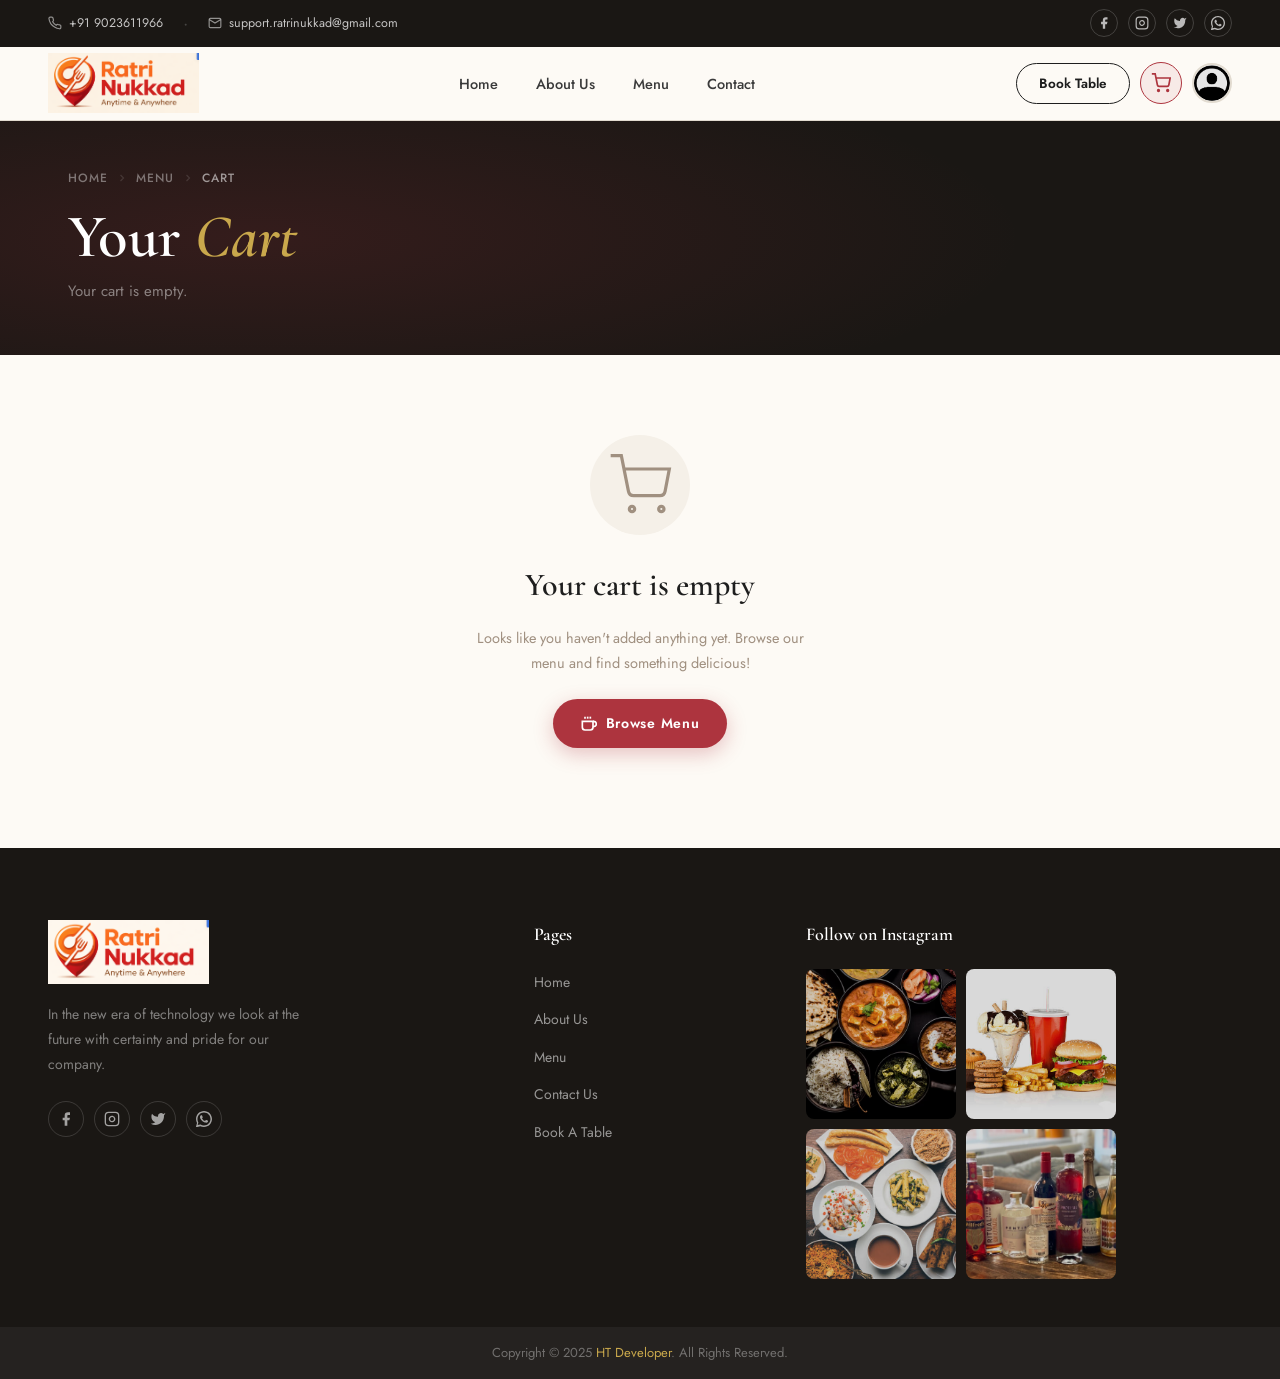
<file: cart.html>
<!DOCTYPE html>
<html lang="en">
<head>
    <meta charset="UTF-8">
    <meta name="viewport" content="width=device-width, initial-scale=1.0">
    <title>Your Cart — Ratri Nukkad</title>
    <link rel="stylesheet" href="cart.css">
    <link rel="icon" href="images/favicon.png" type="image/png">
    <link rel="preconnect" href="https://fonts.googleapis.com">
    <link rel="preconnect" href="https://fonts.gstatic.com" crossorigin>
    <link href="https://fonts.googleapis.com/css2?family=Cormorant+Garamond:ital,wght@0,400;0,600;1,400&family=Jost:wght@300;400;500;600&display=swap" rel="stylesheet">
</head>
<body>

    <div class="topbar">
        <div class="topbar__info">
            <span class="topbar__item"><svg width="14" height="14" viewBox="0 0 24 24" fill="none" stroke="currentColor" stroke-width="2"><path d="M22 16.92v3a2 2 0 0 1-2.18 2 19.79 19.79 0 0 1-8.63-3.07A19.5 19.5 0 0 1 4.69 13a19.79 19.79 0 0 1-3.07-8.67A2 2 0 0 1 3.6 2h3a2 2 0 0 1 2 1.72c.127.96.361 1.903.7 2.81a2 2 0 0 1-.45 2.11L7.91 9.91a16 16 0 0 0 6 6l.91-.91a2 2 0 0 1 2.11-.45c.907.339 1.85.573 2.81.7A2 2 0 0 1 22 17z"/></svg>+91 9023611966</span>
            <span class="topbar__divider">·</span>
            <span class="topbar__item"><svg width="14" height="14" viewBox="0 0 24 24" fill="none" stroke="currentColor" stroke-width="2"><path d="M4 4h16c1.1 0 2 .9 2 2v12c0 1.1-.9 2-2 2H4c-1.1 0-2-.9-2-2V6c0-1.1.9-2 2-2z"/><polyline points="22,6 12,12 2,6"/></svg>support.ratrinukkad@gmail.com</span>
        </div>
        <div class="topbar__social">
            <a href="#" class="topbar__social-link" aria-label="Facebook"><svg width="14" height="14" viewBox="0 0 24 24" fill="currentColor"><path d="M18 2h-3a5 5 0 0 0-5 5v3H7v4h3v8h4v-8h3l1-4h-4V7a1 1 0 0 1 1-1h3z"/></svg></a>
            <a href="#" class="topbar__social-link" aria-label="Instagram"><svg width="14" height="14" viewBox="0 0 24 24" fill="none" stroke="currentColor" stroke-width="2"><rect x="2" y="2" width="20" height="20" rx="5" ry="5"/><path d="M16 11.37A4 4 0 1 1 12.63 8 4 4 0 0 1 16 11.37z"/><line x1="17.5" y1="6.5" x2="17.51" y2="6.5"/></svg></a>
            <a href="#" class="topbar__social-link" aria-label="Twitter"><svg width="14" height="14" viewBox="0 0 24 24" fill="currentColor"><path d="M23 3a10.9 10.9 0 0 1-3.14 1.53 4.48 4.48 0 0 0-7.86 3v1A10.66 10.66 0 0 1 3 4s-4 9 5 13a11.64 11.64 0 0 1-7 2c9 5 20 0 20-11.5a4.5 4.5 0 0 0-.08-.83A7.72 7.72 0 0 0 23 3z"/></svg></a>
            <a href="#" class="topbar__social-link" aria-label="WhatsApp"><svg width="14" height="14" viewBox="0 0 24 24" fill="currentColor"><path d="M17.472 14.382c-.297-.149-1.758-.867-2.03-.967-.273-.099-.471-.148-.67.15-.197.297-.767.966-.94 1.164-.173.199-.347.223-.644.075-.297-.15-1.255-.463-2.39-1.475-.883-.788-1.48-1.761-1.653-2.059-.173-.297-.018-.458.13-.606.134-.133.298-.347.446-.52.149-.174.198-.298.298-.497.099-.198.05-.371-.025-.52-.075-.149-.669-1.612-.916-2.207-.242-.579-.487-.5-.669-.51-.173-.008-.371-.01-.57-.01-.198 0-.52.074-.792.372-.272.297-1.04 1.016-1.04 2.479 0 1.462 1.065 2.875 1.213 3.074.149.198 2.096 3.2 5.077 4.487.709.306 1.262.489 1.694.625.712.227 1.36.195 1.871.118.571-.085 1.758-.719 2.006-1.413.248-.694.248-1.289.173-1.413-.074-.124-.272-.198-.57-.347z"/><path d="M12 0C5.373 0 0 5.373 0 12c0 2.127.558 4.126 1.533 5.856L.057 23.25a.75.75 0 0 0 .916.99l5.56-1.453A11.93 11.93 0 0 0 12 24c6.627 0 12-5.373 12-12S18.627 0 12 0zm0 21.75c-1.9 0-3.686-.51-5.22-1.398l-.374-.22-3.882 1.016 1.037-3.788-.24-.388A9.713 9.713 0 0 1 2.25 12C2.25 6.615 6.615 2.25 12 2.25S21.75 6.615 21.75 12 17.385 21.75 12 21.75z"/></svg></a>
        </div>
    </div>

    <nav class="navbar">
        <a href="Homepage.html" class="navbar__logo"><img src="images/LOGO.png" alt="Ratri Nukkad"></a>
        <ul class="navbar__links">
            <li><a href="Homepage.html" class="navbar__link">Home</a></li>
            <li><a href="about us.html" class="navbar__link">About Us</a></li>
            <li><a href="menu.html" class="navbar__link">Menu</a></li>
            <li><a href="contact.html" class="navbar__link">Contact</a></li>
        </ul>
        <div class="navbar__actions">
            <a href="bat.html" class="navbar__btn navbar__btn--outline">Book Table</a>
            <a href="cart.html" class="navbar__cart navbar__cart--active" aria-label="Cart">
                <svg width="20" height="20" viewBox="0 0 24 24" fill="none" stroke="currentColor" stroke-width="2"><circle cx="9" cy="21" r="1"/><circle cx="20" cy="21" r="1"/><path d="M1 1h4l2.68 13.39a2 2 0 0 0 2 1.61h9.72a2 2 0 0 0 2-1.61L23 6H6"/></svg>
                <span class="navbar__cart-badge cart-badge--visible" id="cart-badge">0</span>
            </a>
            <a href="login.html" class="navbar__avatar" aria-label="Login"><img src="images/login icon.png" alt="Login"></a>
        </div>
    </nav>

    <div class="cart-header">
        <div class="cart-header__inner">
            <nav class="cart-breadcrumb">
                <a href="Homepage.html">Home</a>
                <svg width="12" height="12" viewBox="0 0 24 24" fill="none" stroke="currentColor" stroke-width="2.5"><polyline points="9 18 15 12 9 6"/></svg>
                <a href="menu.html">Menu</a>
                <svg width="12" height="12" viewBox="0 0 24 24" fill="none" stroke="currentColor" stroke-width="2.5"><polyline points="9 18 15 12 9 6"/></svg>
                <span>Cart</span>
            </nav>
            <h1 class="cart-header__title">Your <em>Cart</em></h1>
            <p class="cart-header__sub" id="cart-header-sub">Loading your items...</p>
        </div>
    </div>

    <main class="cart-main" id="cart-main">
        <section class="cart-items" id="cart-items-section">
            <div class="cart-items__header">
                <h2 class="cart-items__title">Order Items</h2>
                <button class="cart-clear-btn" id="clear-cart-btn">
                    <svg width="14" height="14" viewBox="0 0 24 24" fill="none" stroke="currentColor" stroke-width="2"><polyline points="3 6 5 6 21 6"/><path d="M19 6l-1 14a2 2 0 0 1-2 2H8a2 2 0 0 1-2-2L5 6"/><path d="M10 11v6"/><path d="M14 11v6"/><path d="M9 6V4a1 1 0 0 1 1-1h4a1 1 0 0 1 1 1v2"/></svg>
                    Clear All
                </button>
            </div>
            <div id="cart-items-list"></div>
            <a href="menu.html" class="cart-continue">
                <svg width="15" height="15" viewBox="0 0 24 24" fill="none" stroke="currentColor" stroke-width="2.5"><polyline points="15 18 9 12 15 6"/></svg>
                Continue Shopping
            </a>
        </section>

        <aside class="cart-summary" id="cart-summary">
            <h2 class="cart-summary__title">Order Summary</h2>

            <!-- ── Coupon codes hint ── -->
            <div style="background:#fdf6e3;border:1px dashed #c9a84c;border-radius:8px;padding:10px 14px;margin-bottom:16px;font-size:12.5px;color:#7a6535;line-height:1.7;">
                <strong style="display:block;margin-bottom:4px;color:#5a4a20;">🎟 Available Coupon Codes</strong>
                <span style="display:inline-block;background:#fff3cd;border-radius:4px;padding:1px 7px;font-weight:700;letter-spacing:.06em;margin-right:6px;">NUKKAD10</span> — 10% off<br>
                <span style="display:inline-block;background:#fff3cd;border-radius:4px;padding:1px 7px;font-weight:700;letter-spacing:.06em;margin-right:6px;margin-top:4px;">WELCOME20</span> — 20% off
            </div>

            <div class="cart-summary__rows" id="summary-rows"></div>

            <div class="delivery-toggle">
                <button class="delivery-btn delivery-btn--active" id="btn-delivery">
                    <svg width="16" height="16" viewBox="0 0 24 24" fill="none" stroke="currentColor" stroke-width="2"><rect x="1" y="3" width="15" height="13"/><polygon points="16 8 20 8 23 11 23 16 16 16 16 8"/><circle cx="5.5" cy="18.5" r="2.5"/><circle cx="18.5" cy="18.5" r="2.5"/></svg>
                    Delivery
                </button>
                <button class="delivery-btn" id="btn-pickup">
                    <svg width="16" height="16" viewBox="0 0 24 24" fill="none" stroke="currentColor" stroke-width="2"><path d="M21 10c0 7-9 13-9 13s-9-6-9-13a9 9 0 0 1 18 0z"/><circle cx="12" cy="10" r="3"/></svg>
                    Pickup
                </button>
            </div>

            <div class="cart-totals">
                <div class="cart-totals__row"><span>Subtotal</span><span id="total-subtotal">₹0</span></div>
                <div class="cart-totals__row" id="discount-row" style="display:none;color:#27ae60;"><span>Discount</span><span id="total-discount">-₹0</span></div>
                <div class="cart-totals__row" id="delivery-row"><span>Delivery Fee</span><span id="total-delivery">₹30</span></div>
                <div class="cart-totals__row cart-totals__row--tax"><span>GST (5%)</span><span id="total-tax">₹0</span></div>
                <div class="cart-totals__row cart-totals__row--total"><span>Total</span><span id="total-grand">₹0</span></div>
            </div>

            <div class="coupon-row">
                <input type="text" id="coupon-input" class="coupon-input" placeholder="Enter coupon code">
                <button class="coupon-btn" id="coupon-btn">Apply</button>
            </div>
            <p class="coupon-hint" id="coupon-hint"></p>

            <button class="checkout-btn" id="checkout-btn">
                <svg width="18" height="18" viewBox="0 0 24 24" fill="none" stroke="currentColor" stroke-width="2.5"><polyline points="20 6 9 17 4 12"/></svg>
                Place Order
            </button>

            <p class="cart-summary__note">
                <svg width="13" height="13" viewBox="0 0 24 24" fill="none" stroke="currentColor" stroke-width="2"><rect x="3" y="11" width="18" height="11" rx="2" ry="2"/><path d="M7 11V7a5 5 0 0 1 10 0v4"/></svg>
                Secure checkout. No payment info stored.
            </p>
        </aside>
    </main>

    <div class="cart-empty" id="cart-empty">
        <div class="cart-empty__icon">
            <svg width="64" height="64" viewBox="0 0 24 24" fill="none" stroke="currentColor" stroke-width="1.2"><circle cx="9" cy="21" r="1"/><circle cx="20" cy="21" r="1"/><path d="M1 1h4l2.68 13.39a2 2 0 0 0 2 1.61h9.72a2 2 0 0 0 2-1.61L23 6H6"/></svg>
        </div>
        <h2 class="cart-empty__title">Your cart is empty</h2>
        <p class="cart-empty__sub">Looks like you haven't added anything yet. Browse our menu and find something delicious!</p>
        <a href="menu.html" class="cart-empty__btn">
            <svg width="16" height="16" viewBox="0 0 24 24" fill="none" stroke="currentColor" stroke-width="2.5"><path d="M18 8h1a4 4 0 0 1 0 8h-1"/><path d="M2 8h16v9a4 4 0 0 1-4 4H6a4 4 0 0 1-4-4V8z"/><line x1="6" y1="1" x2="6" y2="4"/><line x1="10" y1="1" x2="10" y2="4"/><line x1="14" y1="1" x2="14" y2="4"/></svg>
            Browse Menu
        </a>
    </div>

    <div class="order-success" id="order-success">
        <div class="order-success__card">
            <div class="order-success__icon">
                <svg width="40" height="40" viewBox="0 0 24 24" fill="none" stroke="currentColor" stroke-width="2"><polyline points="20 6 9 17 4 12"/></svg>
            </div>
            <h2 class="order-success__title">Order Placed!</h2>
            <p class="order-success__sub">Thank you! Your order has been received. We'll start preparing it right away.</p>
            <p class="order-success__id" id="order-id"></p>
            <a href="menu.html" class="order-success__btn">Order More</a>
            <a href="Homepage.html" class="order-success__link">Back to Home</a>
        </div>
    </div>

    <footer class="footer">
        <div class="footer__brand">
            <img src="images/LOGO.png" alt="Ratri Nukkad Logo" class="footer__logo">
            <p class="footer__tagline">In the new era of technology we look at the future with certainty and pride for our company.</p>
            <div class="footer__social">
                <a href="#" class="footer__social-link" aria-label="Facebook"><svg width="16" height="16" viewBox="0 0 24 24" fill="currentColor"><path d="M18 2h-3a5 5 0 0 0-5 5v3H7v4h3v8h4v-8h3l1-4h-4V7a1 1 0 0 1 1-1h3z"/></svg></a>
                <a href="#" class="footer__social-link" aria-label="Instagram"><svg width="16" height="16" viewBox="0 0 24 24" fill="none" stroke="currentColor" stroke-width="2"><rect x="2" y="2" width="20" height="20" rx="5" ry="5"/><path d="M16 11.37A4 4 0 1 1 12.63 8 4 4 0 0 1 16 11.37z"/><line x1="17.5" y1="6.5" x2="17.51" y2="6.5"/></svg></a>
                <a href="#" class="footer__social-link" aria-label="Twitter"><svg width="16" height="16" viewBox="0 0 24 24" fill="currentColor"><path d="M23 3a10.9 10.9 0 0 1-3.14 1.53 4.48 4.48 0 0 0-7.86 3v1A10.66 10.66 0 0 1 3 4s-4 9 5 13a11.64 11.64 0 0 1-7 2c9 5 20 0 20-11.5a4.5 4.5 0 0 0-.08-.83A7.72 7.72 0 0 0 23 3z"/></svg></a>
                <a href="#" class="footer__social-link" aria-label="WhatsApp"><svg width="16" height="16" viewBox="0 0 24 24" fill="currentColor"><path d="M17.472 14.382c-.297-.149-1.758-.867-2.03-.967-.273-.099-.471-.148-.67.15-.197.297-.767.966-.94 1.164-.173.199-.347.223-.644.075-.297-.15-1.255-.463-2.39-1.475-.883-.788-1.48-1.761-1.653-2.059-.173-.297-.018-.458.13-.606.134-.133.298-.347.446-.52.149-.174.198-.298.298-.497.099-.198.05-.371-.025-.52-.075-.149-.669-1.612-.916-2.207-.242-.579-.487-.5-.669-.51-.173-.008-.371-.01-.57-.01-.198 0-.52.074-.792.372-.272.297-1.04 1.016-1.04 2.479 0 1.462 1.065 2.875 1.213 3.074.149.198 2.096 3.2 5.077 4.487.709.306 1.262.489 1.694.625.712.227 1.36.195 1.871.118.571-.085 1.758-.719 2.006-1.413.248-.694.248-1.289.173-1.413-.074-.124-.272-.198-.57-.347z"/><path d="M12 0C5.373 0 0 5.373 0 12c0 2.127.558 4.126 1.533 5.856L.057 23.25a.75.75 0 0 0 .916.99l5.56-1.453A11.93 11.93 0 0 0 12 24c6.627 0 12-5.373 12-12S18.627 0 12 0zm0 21.75c-1.9 0-3.686-.51-5.22-1.398l-.374-.22-3.882 1.016 1.037-3.788-.24-.388A9.713 9.713 0 0 1 2.25 12C2.25 6.615 6.615 2.25 12 2.25S21.75 6.615 21.75 12 17.385 21.75 12 21.75z"/></svg></a>
            </div>
        </div>
        <div class="footer__pages">
            <h4 class="footer__heading">Pages</h4>
            <ul class="footer__list">
                <li><a href="Homepage.html">Home</a></li>
                <li><a href="about us.html">About Us</a></li>
                <li><a href="menu.html">Menu</a></li>
                <li><a href="contact.html">Contact Us</a></li>
                <li><a href="bat.html">Book A Table</a></li>
            </ul>
        </div>
        <div class="footer__instagram">
            <h4 class="footer__heading">Follow on Instagram</h4>
            <div class="footer__insta-grid">
                <img src="images/punjabi-image1.avif" alt="Punjabi dish">
                <img src="images/snack-image2.jpg" alt="Fast Food">
                <img src="images/breakfast-image3.jpg" alt="Gujarati Breakfast">
                <img src="images/drinks-image4.jpg" alt="Drinks">
            </div>
        </div>
    </footer>
    <div class="footer__bottom">
        <p>Copyright &copy; 2025 <a href="https://het-tejani-portfolio.vercel.app/">HT Developer</a>. All Rights Reserved.</p>
    </div>

    <script>
    (function () {
        var DELIVERY_FEE = 30;
        var GST_RATE = 0.05;
        var deliveryType = 'delivery';
        var appliedCoupon = null;

        // ── Static coupon codes ──
        var COUPONS = {
            'NUKKAD10':  10,   // 10% off
            'WELCOME20': 20    // 20% off
        };

        function getCart() {
            try { return JSON.parse(localStorage.getItem('rn_cart') || '[]'); }
            catch (e) { return []; }
        }
        function saveCart(c) { localStorage.setItem('rn_cart', JSON.stringify(c)); }
        function calcSubtotal(cart) { return cart.reduce(function (s, i) { return s + i.price * i.qty; }, 0); }
        function calcTotalItems(cart) { return cart.reduce(function (s, i) { return s + i.qty; }, 0); }

        function render() {
            var cart = getCart();
            var itemCount = calcTotalItems(cart);

            // Badge
            var badge = document.getElementById('cart-badge');
            if (badge) {
                badge.textContent = itemCount;
                badge.classList.toggle('cart-badge--visible', itemCount > 0);
            }

            var isEmpty = cart.length === 0;
            document.getElementById('cart-main').style.display  = isEmpty ? 'none' : '';
            document.getElementById('cart-empty').style.display = isEmpty ? 'flex' : 'none';
            document.getElementById('cart-header-sub').textContent = isEmpty
                ? 'Your cart is empty.'
                : itemCount + (itemCount === 1 ? ' item' : ' items') + ' in your cart';

            if (isEmpty) return;

            // ── Build item rows ──
            var list = document.getElementById('cart-items-list');
            list.innerHTML = '';

            cart.forEach(function (item) {
                var row = document.createElement('div');
                row.className = 'cart-row';

                var img = document.createElement('img');
                img.className = 'cart-row__img';
                img.src = item.img;
                img.alt = item.name;
                img.onerror = function () { this.style.background = '#f5f0e8'; this.removeAttribute('src'); };

                var info = document.createElement('div');
                info.className = 'cart-row__info';
                info.innerHTML =
                    '<h3 class="cart-row__name">' + item.name + '</h3>' +
                    '<p class="cart-row__unit">&#8377;' + item.price + ' per item</p>';

                var qtyWrap = document.createElement('div');
                qtyWrap.className = 'cart-row__qty';

                var decBtn = document.createElement('button');
                decBtn.className = 'qty-btn';
                decBtn.setAttribute('data-action', 'dec');
                decBtn.setAttribute('data-name', item.name);
                decBtn.textContent = '−';

                var qtyVal = document.createElement('span');
                qtyVal.className = 'qty-val';
                qtyVal.textContent = item.qty;

                var incBtn = document.createElement('button');
                incBtn.className = 'qty-btn';
                incBtn.setAttribute('data-action', 'inc');
                incBtn.setAttribute('data-name', item.name);
                incBtn.textContent = '+';

                qtyWrap.appendChild(decBtn);
                qtyWrap.appendChild(qtyVal);
                qtyWrap.appendChild(incBtn);

                var price = document.createElement('span');
                price.className = 'cart-row__price';
                price.textContent = '₹' + (item.price * item.qty);

                var removeBtn = document.createElement('button');
                removeBtn.className = 'cart-row__remove';
                removeBtn.setAttribute('data-name', item.name);
                removeBtn.setAttribute('aria-label', 'Remove');
                removeBtn.innerHTML = '<svg width="16" height="16" viewBox="0 0 24 24" fill="none" stroke="currentColor" stroke-width="2"><line x1="18" y1="6" x2="6" y2="18"/><line x1="6" y1="6" x2="18" y2="18"/></svg>';

                row.appendChild(img);
                row.appendChild(info);
                row.appendChild(qtyWrap);
                row.appendChild(price);
                row.appendChild(removeBtn);
                list.appendChild(row);
            });

            // ── Build summary rows ──
            var summaryRows = document.getElementById('summary-rows');
            summaryRows.innerHTML = '';
            cart.forEach(function (item) {
                var r = document.createElement('div');
                r.className = 'summary-row';
                r.innerHTML =
                    '<span>' + item.name + ' &times;' + item.qty + '</span>' +
                    '<span>&#8377;' + (item.price * item.qty) + '</span>';
                summaryRows.appendChild(r);
            });

            updateTotals();
        }

        function updateTotals() {
            var cart     = getCart();
            var sub      = calcSubtotal(cart);
            var fee      = deliveryType === 'delivery' ? DELIVERY_FEE : 0;
            var discount = appliedCoupon ? Math.floor(sub * (COUPONS[appliedCoupon] / 100)) : 0;
            var taxable  = sub - discount;
            var tax      = Math.round(taxable * GST_RATE);
            var grand    = taxable + fee + tax;

            document.getElementById('total-subtotal').textContent = '₹' + sub;
            document.getElementById('total-delivery').textContent = fee === 0 ? 'Free' : '₹' + fee;
            document.getElementById('total-tax').textContent      = '₹' + tax;
            document.getElementById('total-grand').textContent    = '₹' + grand;

            var discountRow = document.getElementById('discount-row');
            if (discount > 0) {
                document.getElementById('total-discount').textContent = '−₹' + discount;
                discountRow.style.display = '';
            } else {
                discountRow.style.display = 'none';
            }

            document.getElementById('delivery-row').style.display = deliveryType === 'pickup' ? 'none' : '';
        }

        // ── Qty / Remove events ──
        document.getElementById('cart-items-list').addEventListener('click', function (e) {
            var actionBtn = e.target.closest('[data-action]');
            var removeBtn = e.target.closest('.cart-row__remove');

            if (actionBtn) {
                var name   = actionBtn.getAttribute('data-name');
                var action = actionBtn.getAttribute('data-action');
                var cart   = getCart();
                var idx    = cart.findIndex(function (i) { return i.name === name; });
                if (idx < 0) return;
                if (action === 'inc') {
                    cart[idx].qty += 1;
                } else {
                    cart[idx].qty -= 1;
                    if (cart[idx].qty <= 0) cart.splice(idx, 1);
                }
                saveCart(cart);
                render();
            }

            if (removeBtn) {
                var name = removeBtn.getAttribute('data-name');
                saveCart(getCart().filter(function (i) { return i.name !== name; }));
                render();
            }
        });

        // ── Clear all ──
        document.getElementById('clear-cart-btn').addEventListener('click', function () {
            if (confirm('Remove all items from your cart?')) { saveCart([]); render(); }
        });

        // ── Delivery toggle ──
        document.getElementById('btn-delivery').addEventListener('click', function () {
            deliveryType = 'delivery';
            document.getElementById('btn-delivery').classList.add('delivery-btn--active');
            document.getElementById('btn-pickup').classList.remove('delivery-btn--active');
            updateTotals();
        });
        document.getElementById('btn-pickup').addEventListener('click', function () {
            deliveryType = 'pickup';
            document.getElementById('btn-pickup').classList.add('delivery-btn--active');
            document.getElementById('btn-delivery').classList.remove('delivery-btn--active');
            updateTotals();
        });

        // ── Coupon ──
        document.getElementById('coupon-btn').addEventListener('click', function () {
            var code = document.getElementById('coupon-input').value.trim().toUpperCase();
            var hint = document.getElementById('coupon-hint');
            if (COUPONS[code]) {
                appliedCoupon = code;
                hint.textContent = '✓ Coupon applied! ' + COUPONS[code] + '% off your order.';
                hint.style.color = '#27ae60';
            } else {
                appliedCoupon = null;
                hint.textContent = '✗ Invalid coupon code. Try NUKKAD10 or WELCOME20.';
                hint.style.color = '#ad343e';
            }
            updateTotals();
        });

        // Apply coupon on Enter key
        document.getElementById('coupon-input').addEventListener('keydown', function (e) {
            if (e.key === 'Enter') document.getElementById('coupon-btn').click();
        });

        // ── Place Order ──
        document.getElementById('checkout-btn').addEventListener('click', function () {
            var cart = getCart();
            if (!cart.length) return;
            var orderId = 'RN' + Date.now().toString().slice(-6);
            document.getElementById('order-id').textContent = 'Order ID: ' + orderId;
            saveCart([]);
            appliedCoupon = null;
            document.getElementById('order-success').classList.add('order-success--show');
        });

        // Close success overlay on backdrop click
        document.getElementById('order-success').addEventListener('click', function (e) {
            if (e.target === this) this.classList.remove('order-success--show');
        });

        render();
    })();
    </script>

</body>
</html>
</file>
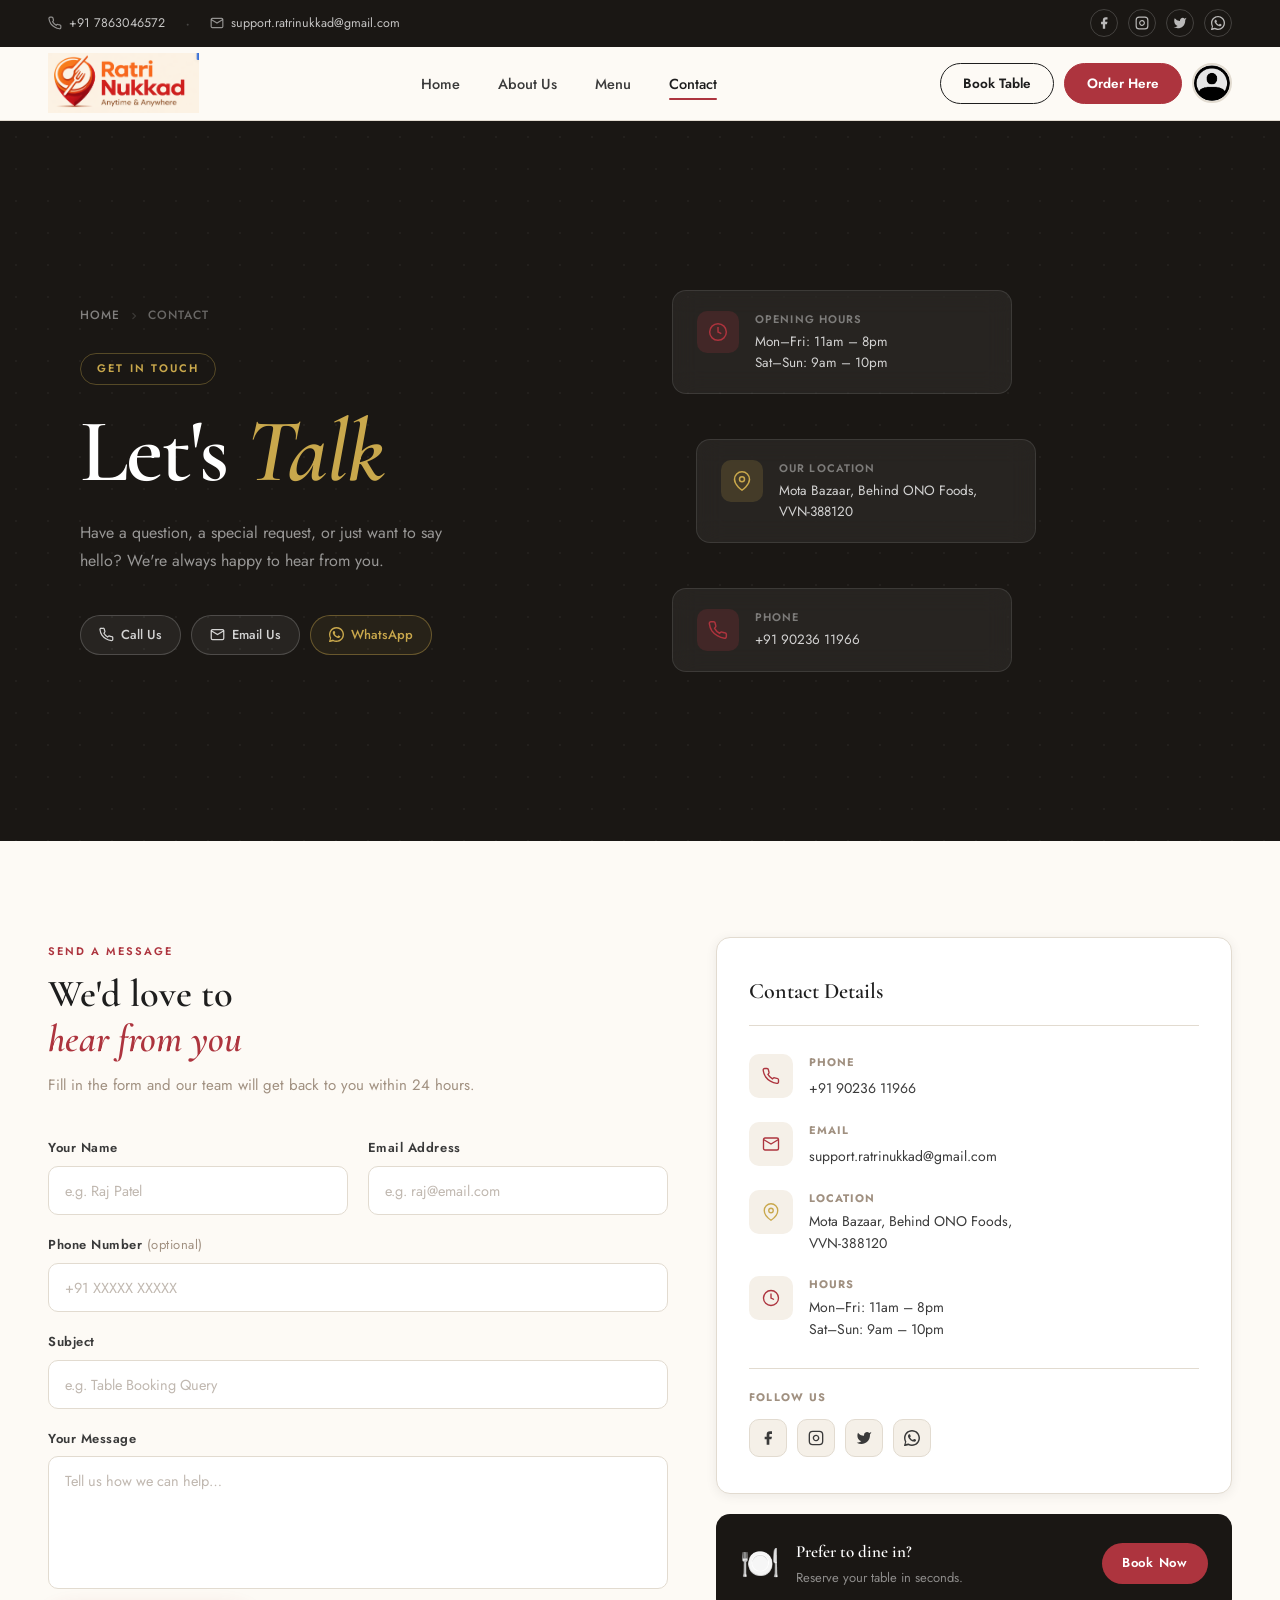
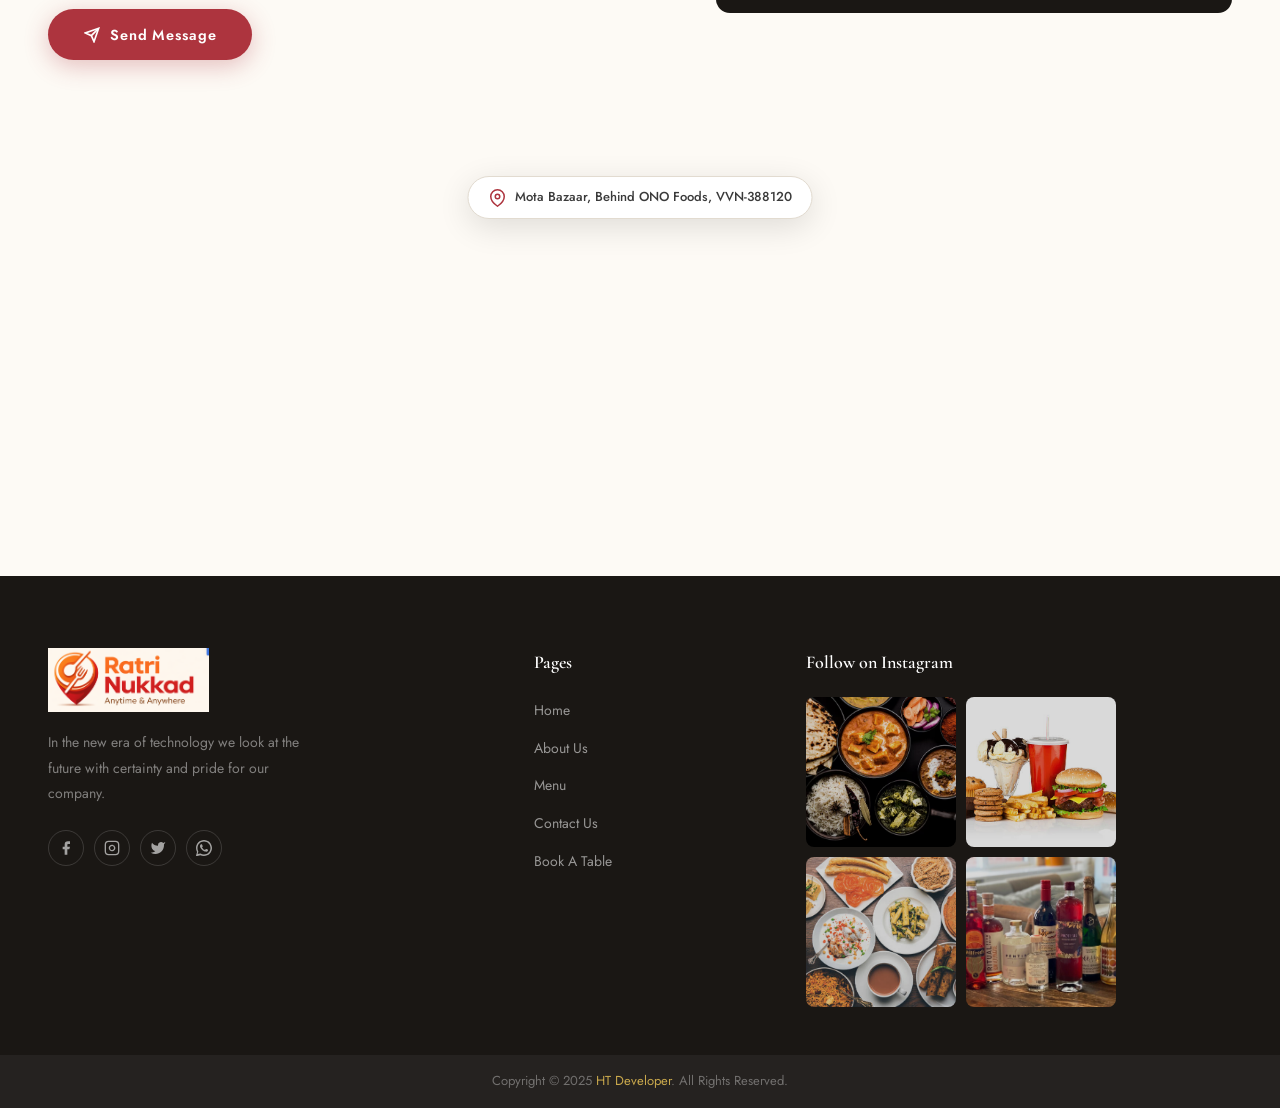
<file: contact.html>
<!DOCTYPE html>
<html lang="en">
<head>
    <meta charset="UTF-8">
    <meta name="viewport" content="width=device-width, initial-scale=1.0">
    <title>Contact Us — Ratri Nukkad</title>
    <link rel="stylesheet" href="contact.css">
    <link rel="icon" href="images/favicon.png" type="image/png">
    <link rel="preconnect" href="https://fonts.googleapis.com">
    <link rel="preconnect" href="https://fonts.gstatic.com" crossorigin>
    <link href="https://fonts.googleapis.com/css2?family=Cormorant+Garamond:ital,wght@0,300;0,400;0,600;0,700;1,300;1,400&family=Jost:wght@300;400;500;600&display=swap" rel="stylesheet">
</head>
<body>

    <!-- ══ TOP BAR ══ -->
    <div class="topbar">
        <div class="topbar__info">
            <span class="topbar__item">
                <svg width="14" height="14" viewBox="0 0 24 24" fill="none" stroke="currentColor" stroke-width="2"><path d="M22 16.92v3a2 2 0 0 1-2.18 2 19.79 19.79 0 0 1-8.63-3.07A19.5 19.5 0 0 1 4.69 13a19.79 19.79 0 0 1-3.07-8.67A2 2 0 0 1 3.6 2h3a2 2 0 0 1 2 1.72c.127.96.361 1.903.7 2.81a2 2 0 0 1-.45 2.11L7.91 9.91a16 16 0 0 0 6 6l.91-.91a2 2 0 0 1 2.11-.45c.907.339 1.85.573 2.81.7A2 2 0 0 1 22 17z"/></svg>
                +91 7863046572
            </span>
            <span class="topbar__divider">·</span>
            <span class="topbar__item">
                <svg width="14" height="14" viewBox="0 0 24 24" fill="none" stroke="currentColor" stroke-width="2"><path d="M4 4h16c1.1 0 2 .9 2 2v12c0 1.1-.9 2-2 2H4c-1.1 0-2-.9-2-2V6c0-1.1.9-2 2-2z"/><polyline points="22,6 12,12 2,6"/></svg>
                support.ratrinukkad@gmail.com
            </span>
        </div>
        <div class="topbar__social">
            <a href="#" class="topbar__social-link" aria-label="Facebook">
                <svg width="14" height="14" viewBox="0 0 24 24" fill="currentColor"><path d="M18 2h-3a5 5 0 0 0-5 5v3H7v4h3v8h4v-8h3l1-4h-4V7a1 1 0 0 1 1-1h3z"/></svg>
            </a>
            <a href="#" class="topbar__social-link" aria-label="Instagram">
                <svg width="14" height="14" viewBox="0 0 24 24" fill="none" stroke="currentColor" stroke-width="2"><rect x="2" y="2" width="20" height="20" rx="5" ry="5"/><path d="M16 11.37A4 4 0 1 1 12.63 8 4 4 0 0 1 16 11.37z"/><line x1="17.5" y1="6.5" x2="17.51" y2="6.5"/></svg>
            </a>
            <a href="#" class="topbar__social-link" aria-label="Twitter">
                <svg width="14" height="14" viewBox="0 0 24 24" fill="currentColor"><path d="M23 3a10.9 10.9 0 0 1-3.14 1.53 4.48 4.48 0 0 0-7.86 3v1A10.66 10.66 0 0 1 3 4s-4 9 5 13a11.64 11.64 0 0 1-7 2c9 5 20 0 20-11.5a4.5 4.5 0 0 0-.08-.83A7.72 7.72 0 0 0 23 3z"/></svg>
            </a>
            <a href="#" class="topbar__social-link" aria-label="WhatsApp">
                <svg width="14" height="14" viewBox="0 0 24 24" fill="currentColor"><path d="M17.472 14.382c-.297-.149-1.758-.867-2.03-.967-.273-.099-.471-.148-.67.15-.197.297-.767.966-.94 1.164-.173.199-.347.223-.644.075-.297-.15-1.255-.463-2.39-1.475-.883-.788-1.48-1.761-1.653-2.059-.173-.297-.018-.458.13-.606.134-.133.298-.347.446-.52.149-.174.198-.298.298-.497.099-.198.05-.371-.025-.52-.075-.149-.669-1.612-.916-2.207-.242-.579-.487-.5-.669-.51-.173-.008-.371-.01-.57-.01-.198 0-.52.074-.792.372-.272.297-1.04 1.016-1.04 2.479 0 1.462 1.065 2.875 1.213 3.074.149.198 2.096 3.2 5.077 4.487.709.306 1.262.489 1.694.625.712.227 1.36.195 1.871.118.571-.085 1.758-.719 2.006-1.413.248-.694.248-1.289.173-1.413-.074-.124-.272-.198-.57-.347z"/><path d="M12 0C5.373 0 0 5.373 0 12c0 2.127.558 4.126 1.533 5.856L.057 23.25a.75.75 0 0 0 .916.99l5.56-1.453A11.93 11.93 0 0 0 12 24c6.627 0 12-5.373 12-12S18.627 0 12 0zm0 21.75c-1.9 0-3.686-.51-5.22-1.398l-.374-.22-3.882 1.016 1.037-3.788-.24-.388A9.713 9.713 0 0 1 2.25 12C2.25 6.615 6.615 2.25 12 2.25S21.75 6.615 21.75 12 17.385 21.75 12 21.75z"/></svg>
            </a>
        </div>
    </div>

    <!-- ══ NAVBAR ══ -->
    <nav class="navbar">
        <a href="Homepage.html" class="navbar__logo">
            <img src="images/LOGO.png" alt="Ratri Nukkad">
        </a>
        <ul class="navbar__links">
            <li><a href="Homepage.html" class="navbar__link">Home</a></li>
            <li><a href="about us.html" class="navbar__link">About Us</a></li>
            <li><a href="menu.html" class="navbar__link">Menu</a></li>
            <li><a href="contact.html" class="navbar__link navbar__link--active">Contact</a></li>
        </ul>
        <div class="navbar__actions">
            <a href="bat.html" class="navbar__btn navbar__btn--outline">Book Table</a>
            <a href="menu.html" class="navbar__btn navbar__btn--filled">Order Here</a>
            <a href="login.html" class="navbar__avatar" aria-label="Login">
                <img src="images/login icon.png" alt="Login">
            </a>
        </div>
    </nav>

    <!-- ══ PAGE HERO ══ -->
    <section class="page-hero">
        <div class="page-hero__left">
            <nav class="page-hero__breadcrumb">
                <a href="Homepage.html">Home</a>
                <svg width="12" height="12" viewBox="0 0 24 24" fill="none" stroke="currentColor" stroke-width="2.5"><polyline points="9 18 15 12 9 6"/></svg>
                <span>Contact</span>
            </nav>
            <span class="hero-tag">Get In Touch</span>
            <h1 class="page-hero__title">Let's <em>Talk</em></h1>
            <p class="page-hero__sub">Have a question, a special request, or just want to say hello? We're always happy to hear from you.</p>

            <!-- quick-contact pills -->
            <div class="page-hero__quick">
                <a href="tel:+917863046572" class="quick-pill">
                    <svg width="15" height="15" viewBox="0 0 24 24" fill="none" stroke="currentColor" stroke-width="2"><path d="M22 16.92v3a2 2 0 0 1-2.18 2 19.79 19.79 0 0 1-8.63-3.07A19.5 19.5 0 0 1 4.69 13a19.79 19.79 0 0 1-3.07-8.67A2 2 0 0 1 3.6 2h3a2 2 0 0 1 2 1.72c.127.96.361 1.903.7 2.81a2 2 0 0 1-.45 2.11L7.91 9.91a16 16 0 0 0 6 6l.91-.91a2 2 0 0 1 2.11-.45c.907.339 1.85.573 2.81.7A2 2 0 0 1 22 17z"/></svg>
                    Call Us
                </a>
                <a href="mailto:support.ratrinukkad@gmail.com" class="quick-pill">
                    <svg width="15" height="15" viewBox="0 0 24 24" fill="none" stroke="currentColor" stroke-width="2"><path d="M4 4h16c1.1 0 2 .9 2 2v12c0 1.1-.9 2-2 2H4c-1.1 0-2-.9-2-2V6c0-1.1.9-2 2-2z"/><polyline points="22,6 12,12 2,6"/></svg>
                    Email Us
                </a>
                <a href="https://wa.me/917863046572" class="quick-pill quick-pill--gold">
                    <svg width="15" height="15" viewBox="0 0 24 24" fill="currentColor"><path d="M17.472 14.382c-.297-.149-1.758-.867-2.03-.967-.273-.099-.471-.148-.67.15-.197.297-.767.966-.94 1.164-.173.199-.347.223-.644.075-.297-.15-1.255-.463-2.39-1.475-.883-.788-1.48-1.761-1.653-2.059-.173-.297-.018-.458.13-.606.134-.133.298-.347.446-.52.149-.174.198-.298.298-.497.099-.198.05-.371-.025-.52-.075-.149-.669-1.612-.916-2.207-.242-.579-.487-.5-.669-.51-.173-.008-.371-.01-.57-.01-.198 0-.52.074-.792.372-.272.297-1.04 1.016-1.04 2.479 0 1.462 1.065 2.875 1.213 3.074.149.198 2.096 3.2 5.077 4.487.709.306 1.262.489 1.694.625.712.227 1.36.195 1.871.118.571-.085 1.758-.719 2.006-1.413.248-.694.248-1.289.173-1.413-.074-.124-.272-.198-.57-.347z"/><path d="M12 0C5.373 0 0 5.373 0 12c0 2.127.558 4.126 1.533 5.856L.057 23.25a.75.75 0 0 0 .916.99l5.56-1.453A11.93 11.93 0 0 0 12 24c6.627 0 12-5.373 12-12S18.627 0 12 0zm0 21.75c-1.9 0-3.686-.51-5.22-1.398l-.374-.22-3.882 1.016 1.037-3.788-.24-.388A9.713 9.713 0 0 1 2.25 12C2.25 6.615 6.615 2.25 12 2.25S21.75 6.615 21.75 12 17.385 21.75 12 21.75z"/></svg>
                    WhatsApp
                </a>
            </div>
        </div>

        <!-- right: decorative info cards -->
        <div class="page-hero__right">
            <div class="info-float-card info-float-card--top">
                <div class="ifc__icon">
                    <svg width="20" height="20" viewBox="0 0 24 24" fill="none" stroke="currentColor" stroke-width="1.8"><circle cx="12" cy="12" r="10"/><polyline points="12 6 12 12 16 14"/></svg>
                </div>
                <div>
                    <p class="ifc__label">Opening Hours</p>
                    <p class="ifc__value">Mon–Fri: 11am – 8pm</p>
                    <p class="ifc__value">Sat–Sun: 9am – 10pm</p>
                </div>
            </div>
            <div class="info-float-card info-float-card--mid">
                <div class="ifc__icon ifc__icon--gold">
                    <svg width="20" height="20" viewBox="0 0 24 24" fill="none" stroke="currentColor" stroke-width="1.8"><path d="M21 10c0 7-9 13-9 13s-9-6-9-13a9 9 0 0 1 18 0z"/><circle cx="12" cy="10" r="3"/></svg>
                </div>
                <div>
                    <p class="ifc__label">Our Location</p>
                    <p class="ifc__value">Mota Bazaar, Behind ONO Foods,<br>VVN-388120</p>
                </div>
            </div>
            <div class="info-float-card info-float-card--bot">
                <div class="ifc__icon">
                    <svg width="20" height="20" viewBox="0 0 24 24" fill="none" stroke="currentColor" stroke-width="1.8"><path d="M22 16.92v3a2 2 0 0 1-2.18 2 19.79 19.79 0 0 1-8.63-3.07A19.5 19.5 0 0 1 4.69 13a19.79 19.79 0 0 1-3.07-8.67A2 2 0 0 1 3.6 2h3a2 2 0 0 1 2 1.72c.127.96.361 1.903.7 2.81a2 2 0 0 1-.45 2.11L7.91 9.91a16 16 0 0 0 6 6l.91-.91a2 2 0 0 1 2.11-.45c.907.339 1.85.573 2.81.7A2 2 0 0 1 22 17z"/></svg>
                </div>
                <div>
                    <p class="ifc__label">Phone</p>
                    <p class="ifc__value">+91 90236 11966</p>
                </div>
            </div>
        </div>
    </section>

    <!-- ══ CONTACT BODY ══ -->
    <section class="contact-body">

        <!-- LEFT: form -->
        <div class="contact-form-wrap">
            <span class="section-tag">Send a Message</span>
            <h2 class="contact-form-wrap__title">We'd love to<br><em>hear from you</em></h2>
            <p class="contact-form-wrap__sub">Fill in the form and our team will get back to you within 24 hours.</p>

            <form class="contact-form" action="#" method="post" novalidate>
                <div class="form-row">
                    <div class="form-group">
                        <label for="name">Your Name</label>
                        <input type="text" id="name" name="name" placeholder="e.g. Raj Patel" required>
                    </div>
                    <div class="form-group">
                        <label for="email">Email Address</label>
                        <input type="email" id="email" name="email" placeholder="e.g. raj@email.com" required>
                    </div>
                </div>
                <div class="form-group">
                    <label for="phone">Phone Number <span class="form-optional">(optional)</span></label>
                    <input type="tel" id="phone" name="phone" placeholder="+91 XXXXX XXXXX">
                </div>
                <div class="form-group">
                    <label for="subject">Subject</label>
                    <input type="text" id="subject" name="subject" placeholder="e.g. Table Booking Query" required>
                </div>
                <div class="form-group">
                    <label for="message">Your Message</label>
                    <textarea id="message" name="message" rows="5" placeholder="Tell us how we can help…" required></textarea>
                </div>
                <button type="submit" class="form-submit">
                    <svg width="16" height="16" viewBox="0 0 24 24" fill="none" stroke="currentColor" stroke-width="2.5"><line x1="22" y1="2" x2="11" y2="13"/><polygon points="22 2 15 22 11 13 2 9 22 2"/></svg>
                    Send Message
                </button>
            </form>
        </div>

        <!-- RIGHT: info panel -->
        <div class="contact-info-panel">

            <div class="cip__card">
                <h3 class="cip__heading">Contact Details</h3>
                <ul class="cip__list">
                    <li>
                        <div class="cip__icon">
                            <svg width="18" height="18" viewBox="0 0 24 24" fill="none" stroke="currentColor" stroke-width="1.8"><path d="M22 16.92v3a2 2 0 0 1-2.18 2 19.79 19.79 0 0 1-8.63-3.07A19.5 19.5 0 0 1 4.69 13a19.79 19.79 0 0 1-3.07-8.67A2 2 0 0 1 3.6 2h3a2 2 0 0 1 2 1.72c.127.96.361 1.903.7 2.81a2 2 0 0 1-.45 2.11L7.91 9.91a16 16 0 0 0 6 6l.91-.91a2 2 0 0 1 2.11-.45c.907.339 1.85.573 2.81.7A2 2 0 0 1 22 17z"/></svg>
                        </div>
                        <div>
                            <p class="cip__item-label">Phone</p>
                            <a href="tel:+919023611966" class="cip__item-val">+91 90236 11966</a>
                        </div>
                    </li>
                    <li>
                        <div class="cip__icon">
                            <svg width="18" height="18" viewBox="0 0 24 24" fill="none" stroke="currentColor" stroke-width="1.8"><path d="M4 4h16c1.1 0 2 .9 2 2v12c0 1.1-.9 2-2 2H4c-1.1 0-2-.9-2-2V6c0-1.1.9-2 2-2z"/><polyline points="22,6 12,12 2,6"/></svg>
                        </div>
                        <div>
                            <p class="cip__item-label">Email</p>
                            <a href="mailto:ratrinukad18@gmail.com" class="cip__item-val">support.ratrinukkad@gmail.com</a>
                        </div>
                    </li>
                    <li>
                        <div class="cip__icon cip__icon--gold">
                            <svg width="18" height="18" viewBox="0 0 24 24" fill="none" stroke="currentColor" stroke-width="1.8"><path d="M21 10c0 7-9 13-9 13s-9-6-9-13a9 9 0 0 1 18 0z"/><circle cx="12" cy="10" r="3"/></svg>
                        </div>
                        <div>
                            <p class="cip__item-label">Location</p>
                            <p class="cip__item-val">Mota Bazaar, Behind ONO Foods,<br>VVN-388120</p>
                        </div>
                    </li>
                    <li>
                        <div class="cip__icon">
                            <svg width="18" height="18" viewBox="0 0 24 24" fill="none" stroke="currentColor" stroke-width="1.8"><circle cx="12" cy="12" r="10"/><polyline points="12 6 12 12 16 14"/></svg>
                        </div>
                        <div>
                            <p class="cip__item-label">Hours</p>
                            <p class="cip__item-val">Mon–Fri: 11am – 8pm</p>
                            <p class="cip__item-val">Sat–Sun: 9am – 10pm</p>
                        </div>
                    </li>
                </ul>

                <div class="cip__social">
                    <p class="cip__social-label">Follow Us</p>
                    <div class="cip__social-links">
                        <a href="#" class="cip__social-btn" aria-label="Facebook">
                            <svg width="16" height="16" viewBox="0 0 24 24" fill="currentColor"><path d="M18 2h-3a5 5 0 0 0-5 5v3H7v4h3v8h4v-8h3l1-4h-4V7a1 1 0 0 1 1-1h3z"/></svg>
                        </a>
                        <a href="#" class="cip__social-btn" aria-label="Instagram">
                            <svg width="16" height="16" viewBox="0 0 24 24" fill="none" stroke="currentColor" stroke-width="2"><rect x="2" y="2" width="20" height="20" rx="5" ry="5"/><path d="M16 11.37A4 4 0 1 1 12.63 8 4 4 0 0 1 16 11.37z"/><line x1="17.5" y1="6.5" x2="17.51" y2="6.5"/></svg>
                        </a>
                        <a href="#" class="cip__social-btn" aria-label="Twitter">
                            <svg width="16" height="16" viewBox="0 0 24 24" fill="currentColor"><path d="M23 3a10.9 10.9 0 0 1-3.14 1.53 4.48 4.48 0 0 0-7.86 3v1A10.66 10.66 0 0 1 3 4s-4 9 5 13a11.64 11.64 0 0 1-7 2c9 5 20 0 20-11.5a4.5 4.5 0 0 0-.08-.83A7.72 7.72 0 0 0 23 3z"/></svg>
                        </a>
                        <a href="#" class="cip__social-btn cip__social-btn--wa" aria-label="WhatsApp">
                            <svg width="16" height="16" viewBox="0 0 24 24" fill="currentColor"><path d="M17.472 14.382c-.297-.149-1.758-.867-2.03-.967-.273-.099-.471-.148-.67.15-.197.297-.767.966-.94 1.164-.173.199-.347.223-.644.075-.297-.15-1.255-.463-2.39-1.475-.883-.788-1.48-1.761-1.653-2.059-.173-.297-.018-.458.13-.606.134-.133.298-.347.446-.52.149-.174.198-.298.298-.497.099-.198.05-.371-.025-.52-.075-.149-.669-1.612-.916-2.207-.242-.579-.487-.5-.669-.51-.173-.008-.371-.01-.57-.01-.198 0-.52.074-.792.372-.272.297-1.04 1.016-1.04 2.479 0 1.462 1.065 2.875 1.213 3.074.149.198 2.096 3.2 5.077 4.487.709.306 1.262.489 1.694.625.712.227 1.36.195 1.871.118.571-.085 1.758-.719 2.006-1.413.248-.694.248-1.289.173-1.413-.074-.124-.272-.198-.57-.347z"/><path d="M12 0C5.373 0 0 5.373 0 12c0 2.127.558 4.126 1.533 5.856L.057 23.25a.75.75 0 0 0 .916.99l5.56-1.453A11.93 11.93 0 0 0 12 24c6.627 0 12-5.373 12-12S18.627 0 12 0zm0 21.75c-1.9 0-3.686-.51-5.22-1.398l-.374-.22-3.882 1.016 1.037-3.788-.24-.388A9.713 9.713 0 0 1 2.25 12C2.25 6.615 6.615 2.25 12 2.25S21.75 6.615 21.75 12 17.385 21.75 12 21.75z"/></svg>
                        </a>
                    </div>
                </div>
            </div>

            <!-- book table nudge -->
            <div class="cip__book-nudge">
                <span class="cip__book-emoji">🍽️</span>
                <div>
                    <p class="cip__book-title">Prefer to dine in?</p>
                    <p class="cip__book-sub">Reserve your table in seconds.</p>
                </div>
                <a href="bat.html" class="cip__book-btn">Book Now</a>
            </div>

        </div>
    </section>

    <!-- ══ MAP PLACEHOLDER ══ -->
    <div class="map-section">
        <div class="map-section__label">
            <svg width="18" height="18" viewBox="0 0 24 24" fill="none" stroke="currentColor" stroke-width="2"><path d="M21 10c0 7-9 13-9 13s-9-6-9-13a9 9 0 0 1 18 0z"/><circle cx="12" cy="10" r="3"/></svg>
            Mota Bazaar, Behind ONO Foods, VVN-388120
        </div>
        <iframe
            class="map-section__iframe"
            src="https://www.google.com/maps/embed?pb=!1m18!1m12!1m3!1d3690.7!2d72.95!3d22.55!2m3!1f0!2f0!3f0!3m2!1i1024!2i768!4f13.1!3m3!1m2!1s0x0%3A0x0!2zMjLCsDMzJzAwLjAiTiA3MsKwNTcnMDAuMCJF!5e0!3m2!1sen!2sin!4v1"
            allowfullscreen=""
            loading="lazy"
            referrerpolicy="no-referrer-when-downgrade"
            title="Ratri Nukkad Location">
        </iframe>
    </div>

    <!-- ══ FOOTER ══ -->
    <footer class="footer">
        <div class="footer__brand">
            <img src="images/LOGO.png" alt="Ratri Nukkad Logo" class="footer__logo">
            <p class="footer__tagline">In the new era of technology we look at the future with certainty and pride for our company.</p>
            <div class="footer__social">
                <a href="#" class="footer__social-link" aria-label="Facebook"><svg width="16" height="16" viewBox="0 0 24 24" fill="currentColor"><path d="M18 2h-3a5 5 0 0 0-5 5v3H7v4h3v8h4v-8h3l1-4h-4V7a1 1 0 0 1 1-1h3z"/></svg></a>
                <a href="#" class="footer__social-link" aria-label="Instagram"><svg width="16" height="16" viewBox="0 0 24 24" fill="none" stroke="currentColor" stroke-width="2"><rect x="2" y="2" width="20" height="20" rx="5" ry="5"/><path d="M16 11.37A4 4 0 1 1 12.63 8 4 4 0 0 1 16 11.37z"/><line x1="17.5" y1="6.5" x2="17.51" y2="6.5"/></svg></a>
                <a href="#" class="footer__social-link" aria-label="Twitter"><svg width="16" height="16" viewBox="0 0 24 24" fill="currentColor"><path d="M23 3a10.9 10.9 0 0 1-3.14 1.53 4.48 4.48 0 0 0-7.86 3v1A10.66 10.66 0 0 1 3 4s-4 9 5 13a11.64 11.64 0 0 1-7 2c9 5 20 0 20-11.5a4.5 4.5 0 0 0-.08-.83A7.72 7.72 0 0 0 23 3z"/></svg></a>
                <a href="#" class="footer__social-link" aria-label="WhatsApp"><svg width="16" height="16" viewBox="0 0 24 24" fill="currentColor"><path d="M17.472 14.382c-.297-.149-1.758-.867-2.03-.967-.273-.099-.471-.148-.67.15-.197.297-.767.966-.94 1.164-.173.199-.347.223-.644.075-.297-.15-1.255-.463-2.39-1.475-.883-.788-1.48-1.761-1.653-2.059-.173-.297-.018-.458.13-.606.134-.133.298-.347.446-.52.149-.174.198-.298.298-.497.099-.198.05-.371-.025-.52-.075-.149-.669-1.612-.916-2.207-.242-.579-.487-.5-.669-.51-.173-.008-.371-.01-.57-.01-.198 0-.52.074-.792.372-.272.297-1.04 1.016-1.04 2.479 0 1.462 1.065 2.875 1.213 3.074.149.198 2.096 3.2 5.077 4.487.709.306 1.262.489 1.694.625.712.227 1.36.195 1.871.118.571-.085 1.758-.719 2.006-1.413.248-.694.248-1.289.173-1.413-.074-.124-.272-.198-.57-.347z"/><path d="M12 0C5.373 0 0 5.373 0 12c0 2.127.558 4.126 1.533 5.856L.057 23.25a.75.75 0 0 0 .916.99l5.56-1.453A11.93 11.93 0 0 0 12 24c6.627 0 12-5.373 12-12S18.627 0 12 0zm0 21.75c-1.9 0-3.686-.51-5.22-1.398l-.374-.22-3.882 1.016 1.037-3.788-.24-.388A9.713 9.713 0 0 1 2.25 12C2.25 6.615 6.615 2.25 12 2.25S21.75 6.615 21.75 12 17.385 21.75 12 21.75z"/></svg></a>
            </div>
        </div>
        <div class="footer__pages">
            <h4 class="footer__heading">Pages</h4>
            <ul class="footer__list">
                <li><a href="Homepage.html">Home</a></li>
                <li><a href="about us.html">About Us</a></li>
                <li><a href="menu.html">Menu</a></li>
                <li><a href="contact.html">Contact Us</a></li>
                <li><a href="bat.html">Book A Table</a></li>
            </ul>
        </div>
        <div class="footer__instagram">
            <h4 class="footer__heading">Follow on Instagram</h4>
            <div class="footer__insta-grid">
                <img src="images/punjabi-image1.avif" alt="Punjabi dish">
                <img src="images/snack-image2.jpg" alt="Fast Food">
                <img src="images/breakfast-image3.jpg" alt="Gujarati Breakfast">
                <img src="images/drinks-image4.jpg" alt="Drinks">
            </div>
        </div>
    </footer>
    <div class="footer__bottom">
        <p>Copyright &copy; 2025 <a href="https://het-tejani-portfolio.vercel.app/">HT Developer</a>. All Rights Reserved.</p>
    </div>

</body>
</html>
</file>
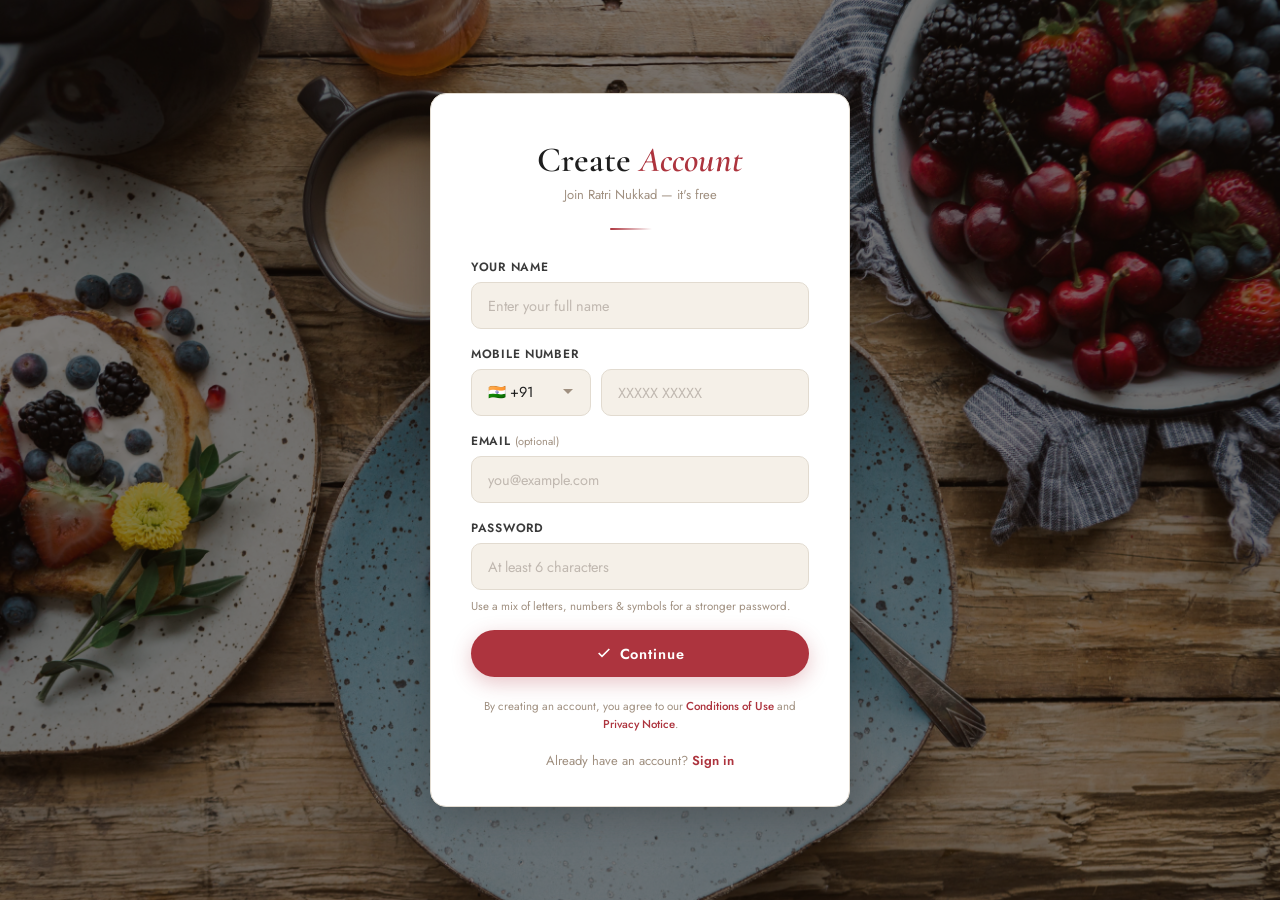
<file: create.html>
<!DOCTYPE html>
<html lang="en">
<head>
    <meta charset="UTF-8">
    <meta name="viewport" content="width=device-width, initial-scale=1.0">
    <title>Create Account — Ratri Nukkad</title>
    <link rel="stylesheet" href="create.css">
    <link rel="icon" href="images/favicon.png" type="image/png">
    <link rel="preconnect" href="https://fonts.googleapis.com">
    <link rel="preconnect" href="https://fonts.gstatic.com" crossorigin>
    <link href="https://fonts.googleapis.com/css2?family=Cormorant+Garamond:ital,wght@0,400;0,600;1,400&family=Jost:wght@300;400;500;600&display=swap" rel="stylesheet">
</head>
<body>

    <div class="container">

        <h1 class="card-title">Create <em>Account</em></h1>
        <p class="card-sub">Join Ratri Nukkad — it's free</p>
        <div class="card-divider"></div>

        <form class="create-form" action="customer.php" method="post">

            <!-- Full Name -->
            <div class="form-group">
                <label for="name">Your Name</label>
                <input type="text" id="name" name="fullname" placeholder="Enter your full name" required>
            </div>

            <!-- Mobile -->
            <div class="form-group">
                <label for="mobile">Mobile Number</label>
                <div class="phone-row">
                    <select id="country-code" name="country_code" aria-label="Country code">
                        <option value="+91">🇮🇳 +91</option>
                        <option value="+1">🇺🇸 +1</option>
                        <option value="+44">🇬🇧 +44</option>
                        <option value="+971">🇦🇪 +971</option>
                    </select>
                    <input type="tel" id="mobile" name="mobile" placeholder="XXXXX XXXXX" required>
                </div>
            </div>

            <!-- Email -->
            <div class="form-group">
                <label for="email">
                    Email <span class="label-optional">(optional)</span>
                </label>
                <input type="email" id="email" name="email" placeholder="you@example.com">
            </div>

            <!-- Password -->
            <div class="form-group">
                <label for="password">Password</label>
                <input type="password" id="password" name="password" placeholder="At least 6 characters" minlength="6" required>
                <span class="input-hint">Use a mix of letters, numbers &amp; symbols for a stronger password.</span>
            </div>

            <!-- Submit -->
            <button type="submit" class="btn-submit">
                <svg width="16" height="16" viewBox="0 0 24 24" fill="none" stroke="currentColor" stroke-width="2.5"><polyline points="20 6 9 17 4 12"/></svg>
                Continue
            </button>

        </form>

        <p class="terms-note">
            By creating an account, you agree to our
            <a href="#">Conditions of Use</a> and
            <a href="#">Privacy Notice</a>.
        </p>

        <p class="card-footer">
            Already have an account? <a href="login.html">Sign in</a>
        </p>

    </div>

</body>
</html>
</file>
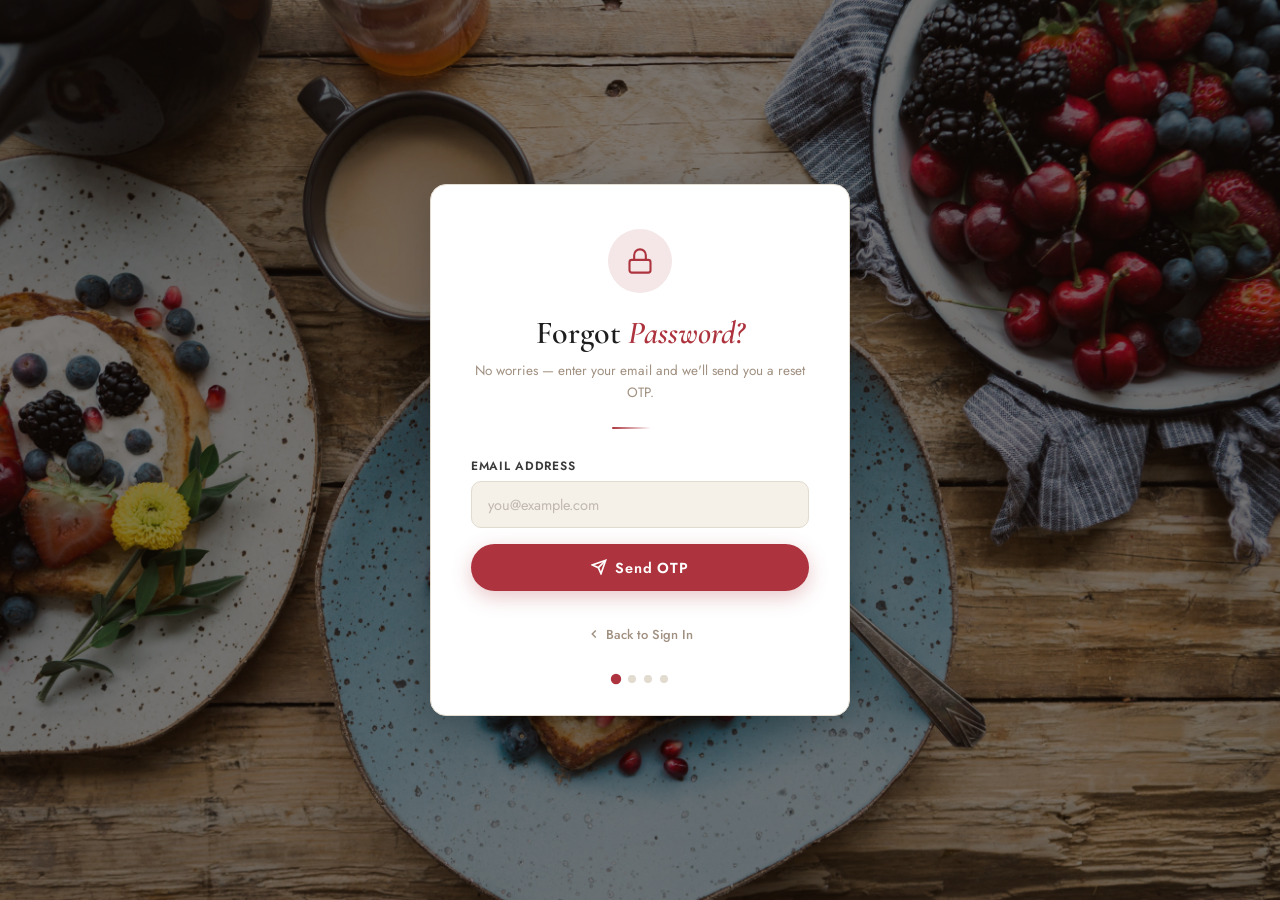
<file: forgot-password.html>
<!DOCTYPE html>
<html lang="en">
<head>
    <meta charset="UTF-8">
    <meta name="viewport" content="width=device-width, initial-scale=1.0">
    <title>Forgot Password — Ratri Nukkad</title>
    <link rel="stylesheet" href="forgot-password.css">
    <link rel="icon" href="images/favicon.png" type="image/png">
    <link rel="preconnect" href="https://fonts.googleapis.com">
    <link rel="preconnect" href="https://fonts.gstatic.com" crossorigin>
    <link href="https://fonts.googleapis.com/css2?family=Cormorant+Garamond:ital,wght@0,400;0,600;1,400&family=Jost:wght@300;400;500;600&display=swap" rel="stylesheet">
</head>
<body>

    <div class="container">

        <!-- ══ STEP 1: Enter Email ══ -->
        <div class="step" id="step-1">
            <div class="step__icon step__icon--crimson">
                <svg width="28" height="28" viewBox="0 0 24 24" fill="none" stroke="currentColor" stroke-width="1.8"><rect x="3" y="11" width="18" height="11" rx="2" ry="2"/><path d="M7 11V7a5 5 0 0 1 10 0v4"/></svg>
            </div>
            <h1 class="card-title">Forgot <em>Password?</em></h1>
            <p class="card-sub">No worries — enter your email and we'll send you a reset OTP.</p>
            <div class="card-divider"></div>

            <form class="fp-form" id="form-step-1" novalidate>
                <div class="form-group">
                    <label for="email">Email Address</label>
                    <input type="email" id="email" name="email" placeholder="you@example.com" required>
                </div>
                <button type="submit" class="btn-submit">
                    <svg width="16" height="16" viewBox="0 0 24 24" fill="none" stroke="currentColor" stroke-width="2.5"><line x1="22" y1="2" x2="11" y2="13"/><polygon points="22 2 15 22 11 13 2 9 22 2"/></svg>
                    Send OTP
                </button>
            </form>

            <a href="login.html" class="back-link">
                <svg width="14" height="14" viewBox="0 0 24 24" fill="none" stroke="currentColor" stroke-width="2.5"><polyline points="15 18 9 12 15 6"/></svg>
                Back to Sign In
            </a>
        </div>

        <!-- ══ STEP 2: Enter OTP ══ -->
        <div class="step step--hidden" id="step-2">
            <div class="step__icon step__icon--gold">
                <svg width="28" height="28" viewBox="0 0 24 24" fill="none" stroke="currentColor" stroke-width="1.8"><path d="M4 4h16c1.1 0 2 .9 2 2v12c0 1.1-.9 2-2 2H4c-1.1 0-2-.9-2-2V6c0-1.1.9-2 2-2z"/><polyline points="22,6 12,12 2,6"/></svg>
            </div>
            <h1 class="card-title">Check your <em>Email</em></h1>
            <p class="card-sub">We sent a 6-digit OTP to <strong id="sent-email"></strong>. It expires in 15 minutes.</p>
            <div class="card-divider"></div>

            <form class="fp-form" id="form-step-2" novalidate>
                <div class="form-group">
                    <label>Enter 6-digit OTP</label>
                    <div class="otp-row">
                        <input class="otp-input" type="text" maxlength="1" inputmode="numeric" aria-label="OTP digit 1">
                        <input class="otp-input" type="text" maxlength="1" inputmode="numeric" aria-label="OTP digit 2">
                        <input class="otp-input" type="text" maxlength="1" inputmode="numeric" aria-label="OTP digit 3">
                        <input class="otp-input" type="text" maxlength="1" inputmode="numeric" aria-label="OTP digit 4">
                        <input class="otp-input" type="text" maxlength="1" inputmode="numeric" aria-label="OTP digit 5">
                        <input class="otp-input" type="text" maxlength="1" inputmode="numeric" aria-label="OTP digit 6">
                    </div>
                </div>
                <button type="submit" class="btn-submit">
                    <svg width="16" height="16" viewBox="0 0 24 24" fill="none" stroke="currentColor" stroke-width="2.5"><polyline points="20 6 9 17 4 12"/></svg>
                    Verify OTP
                </button>
            </form>

            <p class="resend-text">
                Didn't receive it?
                <button class="resend-btn" id="resend-btn" disabled>Resend in <span id="timer">30s</span></button>
            </p>
            <a href="login.html" class="back-link">
                <svg width="14" height="14" viewBox="0 0 24 24" fill="none" stroke="currentColor" stroke-width="2.5"><polyline points="15 18 9 12 15 6"/></svg>
                Back to Sign In
            </a>
        </div>

        <!-- ══ STEP 3: New Password ══ -->
        <div class="step step--hidden" id="step-3">
            <div class="step__icon step__icon--crimson">
                <svg width="28" height="28" viewBox="0 0 24 24" fill="none" stroke="currentColor" stroke-width="1.8"><path d="M12 22s8-4 8-10V5l-8-3-8 3v7c0 6 8 10 8 10z"/></svg>
            </div>
            <h1 class="card-title">New <em>Password</em></h1>
            <p class="card-sub">Choose a strong password you haven't used before.</p>
            <div class="card-divider"></div>

            <form class="fp-form" id="form-step-3" novalidate>
                <div class="form-group">
                    <label for="new-password">New Password</label>
                    <div class="input-eye-wrap">
                        <input type="password" id="new-password" name="new_password" placeholder="At least 6 characters" minlength="6" required>
                        <button type="button" class="eye-btn" id="toggle-new" aria-label="Show/hide password">
                            <svg width="18" height="18" viewBox="0 0 24 24" fill="none" stroke="currentColor" stroke-width="2" id="eye-new"><path d="M1 12s4-8 11-8 11 8 11 8-4 8-11 8-11-8-11-8z"/><circle cx="12" cy="12" r="3"/></svg>
                        </button>
                    </div>
                    <div class="strength-bar"><div class="strength-bar__fill" id="strength-fill"></div></div>
                    <span class="strength-label" id="strength-label"></span>
                </div>

                <div class="form-group">
                    <label for="confirm-password">Confirm Password</label>
                    <div class="input-eye-wrap">
                        <input type="password" id="confirm-password" name="confirm_password" placeholder="Re-enter your password" required>
                        <button type="button" class="eye-btn" id="toggle-confirm" aria-label="Show/hide confirm password">
                            <svg width="18" height="18" viewBox="0 0 24 24" fill="none" stroke="currentColor" stroke-width="2" id="eye-confirm"><path d="M1 12s4-8 11-8 11 8 11 8-4 8-11 8-11-8-11-8z"/><circle cx="12" cy="12" r="3"/></svg>
                        </button>
                    </div>
                    <span class="match-label" id="match-label"></span>
                </div>

                <button type="submit" class="btn-submit">
                    <svg width="16" height="16" viewBox="0 0 24 24" fill="none" stroke="currentColor" stroke-width="2.5"><polyline points="20 6 9 17 4 12"/></svg>
                    Reset Password
                </button>
            </form>
        </div>

        <!-- ══ STEP 4: Success ══ -->
        <div class="step step--hidden" id="step-4">
            <div class="step__icon step__icon--green">
                <svg width="28" height="28" viewBox="0 0 24 24" fill="none" stroke="currentColor" stroke-width="2"><polyline points="20 6 9 17 4 12"/></svg>
            </div>
            <h1 class="card-title">All <em>Done!</em></h1>
            <p class="card-sub">Your password has been reset successfully. You can now sign in with your new password.</p>
            <div class="card-divider"></div>
            <a href="login.html" class="btn-submit btn-submit--block">
                <svg width="16" height="16" viewBox="0 0 24 24" fill="none" stroke="currentColor" stroke-width="2.5"><polyline points="15 18 9 12 15 6"/></svg>
                Go to Sign In
            </a>
        </div>

        <!-- Progress dots -->
        <div class="step-dots">
            <span class="dot dot--active" id="dot-1"></span>
            <span class="dot" id="dot-2"></span>
            <span class="dot" id="dot-3"></span>
            <span class="dot" id="dot-4"></span>
        </div>

    </div>

    <script>
        /* ── Step navigation ────────────────────── */
        function goToStep(n) {
            document.querySelectorAll('.step').forEach(s => s.classList.add('step--hidden'));
            document.querySelectorAll('.dot').forEach(d => d.classList.remove('dot--active'));
            document.getElementById('step-' + n).classList.remove('step--hidden');
            document.getElementById('dot-' + n).classList.add('dot--active');
        }

        /* Step 1 → 2 */
        document.getElementById('form-step-1').addEventListener('submit', function(e) {
            e.preventDefault();
            document.getElementById('sent-email').textContent = document.getElementById('email').value;
            goToStep(2);
            startResendTimer();
        });

        /* Step 2 → 3 */
        document.getElementById('form-step-2').addEventListener('submit', function(e) {
            e.preventDefault();
            const otp = [...document.querySelectorAll('.otp-input')].map(i => i.value).join('');
            if (otp.length < 6) {
                document.querySelectorAll('.otp-input').forEach(i => i.classList.add('otp-input--error'));
                setTimeout(() => document.querySelectorAll('.otp-input').forEach(i => i.classList.remove('otp-input--error')), 700);
                return;
            }
            goToStep(3);
        });

        /* Step 3 → 4 */
        document.getElementById('form-step-3').addEventListener('submit', function(e) {
            e.preventDefault();
            const p1 = document.getElementById('new-password').value;
            const p2 = document.getElementById('confirm-password').value;
            if (p1 !== p2) {
                document.getElementById('match-label').textContent = 'Passwords do not match.';
                document.getElementById('match-label').style.color = '#ad343e';
                return;
            }
            goToStep(4);
        });

        /* ── OTP auto-advance ────────────────────── */
        document.querySelectorAll('.otp-input').forEach((inp, i, arr) => {
            inp.addEventListener('input', () => {
                inp.value = inp.value.replace(/\D/g, '');
                if (inp.value && i < arr.length - 1) arr[i + 1].focus();
            });
            inp.addEventListener('keydown', e => {
                if (e.key === 'Backspace' && !inp.value && i > 0) arr[i - 1].focus();
            });
        });

        /* ── Password strength ──────────────────── */
        document.getElementById('new-password').addEventListener('input', function() {
            const v = this.value;
            let s = 0;
            if (v.length >= 6)         s++;
            if (v.length >= 10)        s++;
            if (/[A-Z]/.test(v))       s++;
            if (/[0-9]/.test(v))       s++;
            if (/[^A-Za-z0-9]/.test(v)) s++;

            const fill  = document.getElementById('strength-fill');
            const label = document.getElementById('strength-label');
            fill.style.width = (!v ? 0 : (s / 5) * 100) + '%';
            if (!v)      { label.textContent = ''; }
            else if (s <= 1) { fill.style.background = '#e74c3c'; label.textContent = 'Weak';   label.style.color = '#e74c3c'; }
            else if (s <= 3) { fill.style.background = '#f0c14b'; label.textContent = 'Fair';   label.style.color = '#c9a84c'; }
            else             { fill.style.background = '#27ae60'; label.textContent = 'Strong'; label.style.color = '#27ae60'; }
        });

        /* ── Confirm match ──────────────────────── */
        document.getElementById('confirm-password').addEventListener('input', function() {
            const lbl = document.getElementById('match-label');
            if (!this.value) { lbl.textContent = ''; return; }
            const match = this.value === document.getElementById('new-password').value;
            lbl.textContent = match ? '✓ Passwords match' : 'Passwords do not match';
            lbl.style.color  = match ? '#27ae60' : '#ad343e';
        });

        /* ── Show/hide password ─────────────────── */
        function togglePwd(inputId, iconId) {
            const inp = document.getElementById(inputId);
            inp.type = inp.type === 'password' ? 'text' : 'password';
            document.getElementById(iconId).style.opacity = inp.type === 'text' ? '0.4' : '1';
        }
        document.getElementById('toggle-new').addEventListener('click', () => togglePwd('new-password', 'eye-new'));
        document.getElementById('toggle-confirm').addEventListener('click', () => togglePwd('confirm-password', 'eye-confirm'));

        /* ── Resend timer ───────────────────────── */
        let timerInterval;
        function startResendTimer() {
            const btn = document.getElementById('resend-btn');
            const timerEl = document.getElementById('timer');
            btn.disabled = true;
            let sec = 30;
            clearInterval(timerInterval);
            timerEl.textContent = sec + 's';
            timerInterval = setInterval(() => {
                sec--;
                timerEl.textContent = sec + 's';
                if (sec <= 0) {
                    clearInterval(timerInterval);
                    btn.disabled = false;
                    btn.innerHTML = 'Resend OTP';
                }
            }, 1000);
        }
        document.getElementById('resend-btn').addEventListener('click', function() {
            if (!this.disabled) startResendTimer();
        });
    </script>

</body>
</html>
</file>
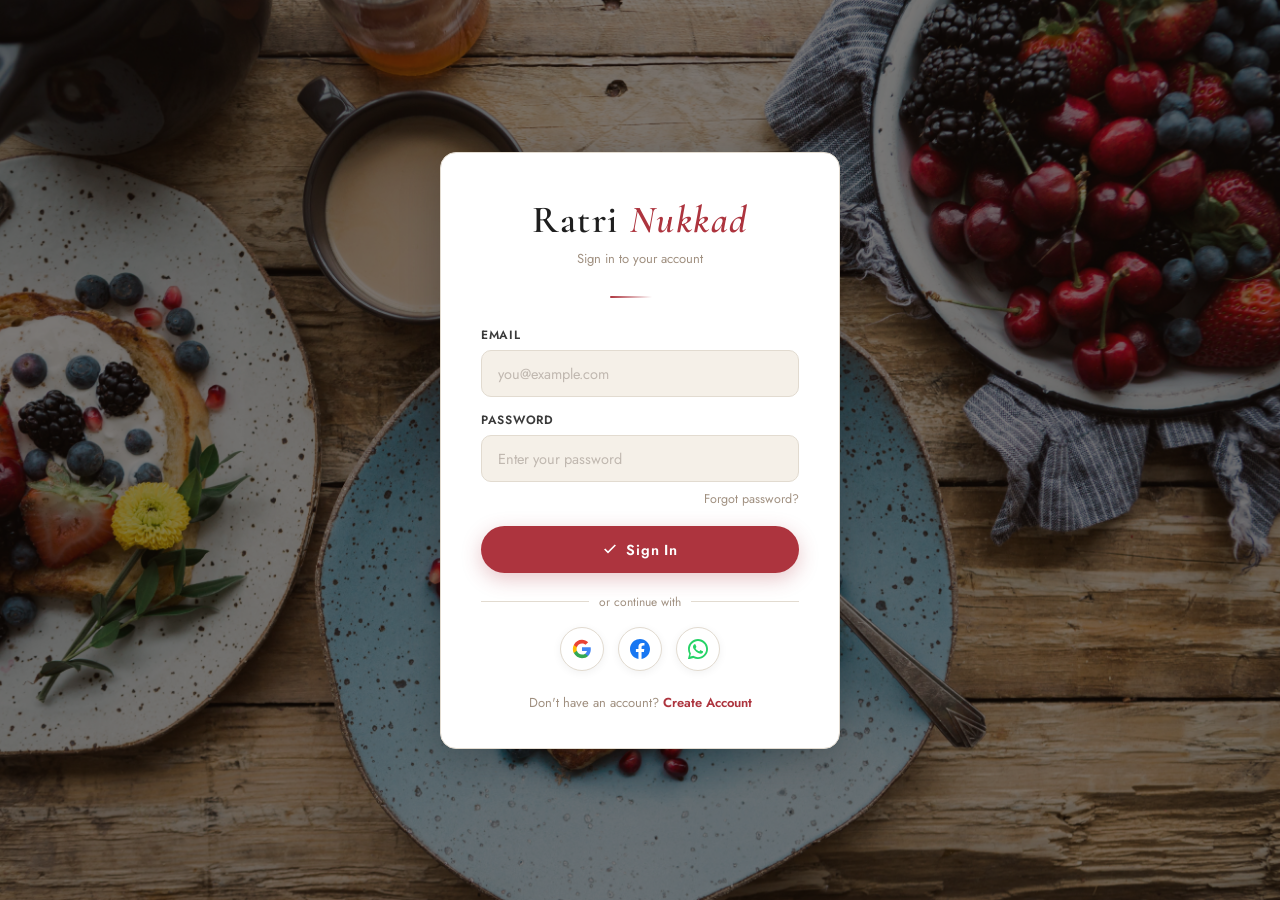
<file: login.html>
<!DOCTYPE html>
<html lang="en">
<head>
    <meta charset="UTF-8">
    <meta name="viewport" content="width=device-width, initial-scale=1.0">
    <title>Login — Ratri Nukkad</title>
    <link rel="stylesheet" href="login.css">
    <link rel="icon" href="images/favicon.png" type="image/png">
    <link rel="preconnect" href="https://fonts.googleapis.com">
    <link rel="preconnect" href="https://fonts.gstatic.com" crossorigin>
    <link href="https://fonts.googleapis.com/css2?family=Cormorant+Garamond:ital,wght@0,400;0,600;1,400&family=Jost:wght@300;400;500;600&display=swap" rel="stylesheet">
</head>
<body>

    <div class="container">

        <div class="logo">Ratri <em>Nukkad</em></div>
        <p class="logo-sub">Sign in to your account</p>
        <div class="card-divider"></div>

        <form class="login-form" action="Homepage.html">

            <div class="form-group">
                <label for="email">Email</label>
                <input type="email" id="email" name="email" placeholder="you@example.com" required>
            </div>

            <div class="form-group">
                <label for="password">Password</label>
                <input type="password" id="password" name="password" placeholder="Enter your password" required>
            </div>

            <a href="forgot-password.html" class="forgot-link">Forgot password?</a>

            <button type="submit" class="btn-submit">
                <svg width="16" height="16" viewBox="0 0 24 24" fill="none" stroke="currentColor" stroke-width="2.5"><polyline points="20 6 9 17 4 12"/></svg>
                Sign In
            </button>

        </form>

        <div class="divider-or">or continue with</div>

        <div class="social-login">
            <!-- Google -->
            <button class="social-btn" aria-label="Google">
                <svg width="20" height="20" viewBox="0 0 24 24" xmlns="http://www.w3.org/2000/svg">
                    <path d="M22.56 12.25c0-.78-.07-1.53-.2-2.25H12v4.26h5.92c-.26 1.37-1.04 2.53-2.21 3.31v2.77h3.57c2.08-1.92 3.28-4.74 3.28-8.09z" fill="#4285F4"/>
                    <path d="M12 23c2.97 0 5.46-.98 7.28-2.66l-3.57-2.77c-.98.66-2.23 1.06-3.71 1.06-2.86 0-5.29-1.93-6.16-4.53H2.18v2.84C3.99 20.53 7.7 23 12 23z" fill="#34A853"/>
                    <path d="M5.84 14.09c-.22-.66-.35-1.36-.35-2.09s.13-1.43.35-2.09V7.07H2.18C1.43 8.55 1 10.22 1 12s.43 3.45 1.18 4.93l3.66-2.84z" fill="#FBBC05"/>
                    <path d="M12 5.38c1.62 0 3.06.56 4.21 1.64l3.15-3.15C17.45 2.09 14.97 1 12 1 7.7 1 3.99 3.47 2.18 7.07l3.66 2.84c.87-2.6 3.3-4.53 6.16-4.53z" fill="#EA4335"/>
                </svg>
            </button>
            <!-- Facebook -->
            <button class="social-btn" aria-label="Facebook">
                <svg width="20" height="20" viewBox="0 0 24 24" xmlns="http://www.w3.org/2000/svg">
                    <path d="M24 12.073C24 5.405 18.627 0 12 0S0 5.405 0 12.073C0 18.1 4.388 23.094 10.125 24v-8.437H7.078v-3.49h3.047V9.41c0-3.025 1.791-4.697 4.533-4.697 1.312 0 2.686.236 2.686.236v2.97h-1.513c-1.491 0-1.956.93-1.956 1.886v2.267h3.328l-.532 3.49h-2.796V24C19.612 23.094 24 18.1 24 12.073z" fill="#1877F2"/>
                </svg>
            </button>
            <!-- WhatsApp -->
            <button class="social-btn" aria-label="WhatsApp">
                <svg width="20" height="20" viewBox="0 0 24 24" xmlns="http://www.w3.org/2000/svg">
                    <path d="M17.472 14.382c-.297-.149-1.758-.867-2.03-.967-.273-.099-.471-.148-.67.15-.197.297-.767.966-.94 1.164-.173.199-.347.223-.644.075-.297-.15-1.255-.463-2.39-1.475-.883-.788-1.48-1.761-1.653-2.059-.173-.297-.018-.458.13-.606.134-.133.298-.347.446-.52.149-.174.198-.298.298-.497.099-.198.05-.371-.025-.52-.075-.149-.669-1.612-.916-2.207-.242-.579-.487-.5-.669-.51-.173-.008-.371-.01-.57-.01-.198 0-.52.074-.792.372-.272.297-1.04 1.016-1.04 2.479 0 1.462 1.065 2.875 1.213 3.074.149.198 2.096 3.2 5.077 4.487.709.306 1.262.489 1.694.625.712.227 1.36.195 1.871.118.571-.085 1.758-.719 2.006-1.413.248-.694.248-1.289.173-1.413-.074-.124-.272-.198-.57-.347z" fill="#25D366"/>
                    <path d="M12 0C5.373 0 0 5.373 0 12c0 2.127.558 4.126 1.533 5.856L.057 23.25a.75.75 0 0 0 .916.99l5.56-1.453A11.93 11.93 0 0 0 12 24c6.627 0 12-5.373 12-12S18.627 0 12 0zm0 21.75c-1.9 0-3.686-.51-5.22-1.398l-.374-.22-3.882 1.016 1.037-3.788-.24-.388A9.713 9.713 0 0 1 2.25 12C2.25 6.615 6.615 2.25 12 2.25S21.75 6.615 21.75 12 17.385 21.75 12 21.75z" fill="#25D366"/>
                </svg>
            </button>
        </div>

        <p class="card-footer">
            Don't have an account? <a href="create.html">Create Account</a>
        </p>

    </div>

</body>
</html>
</file>
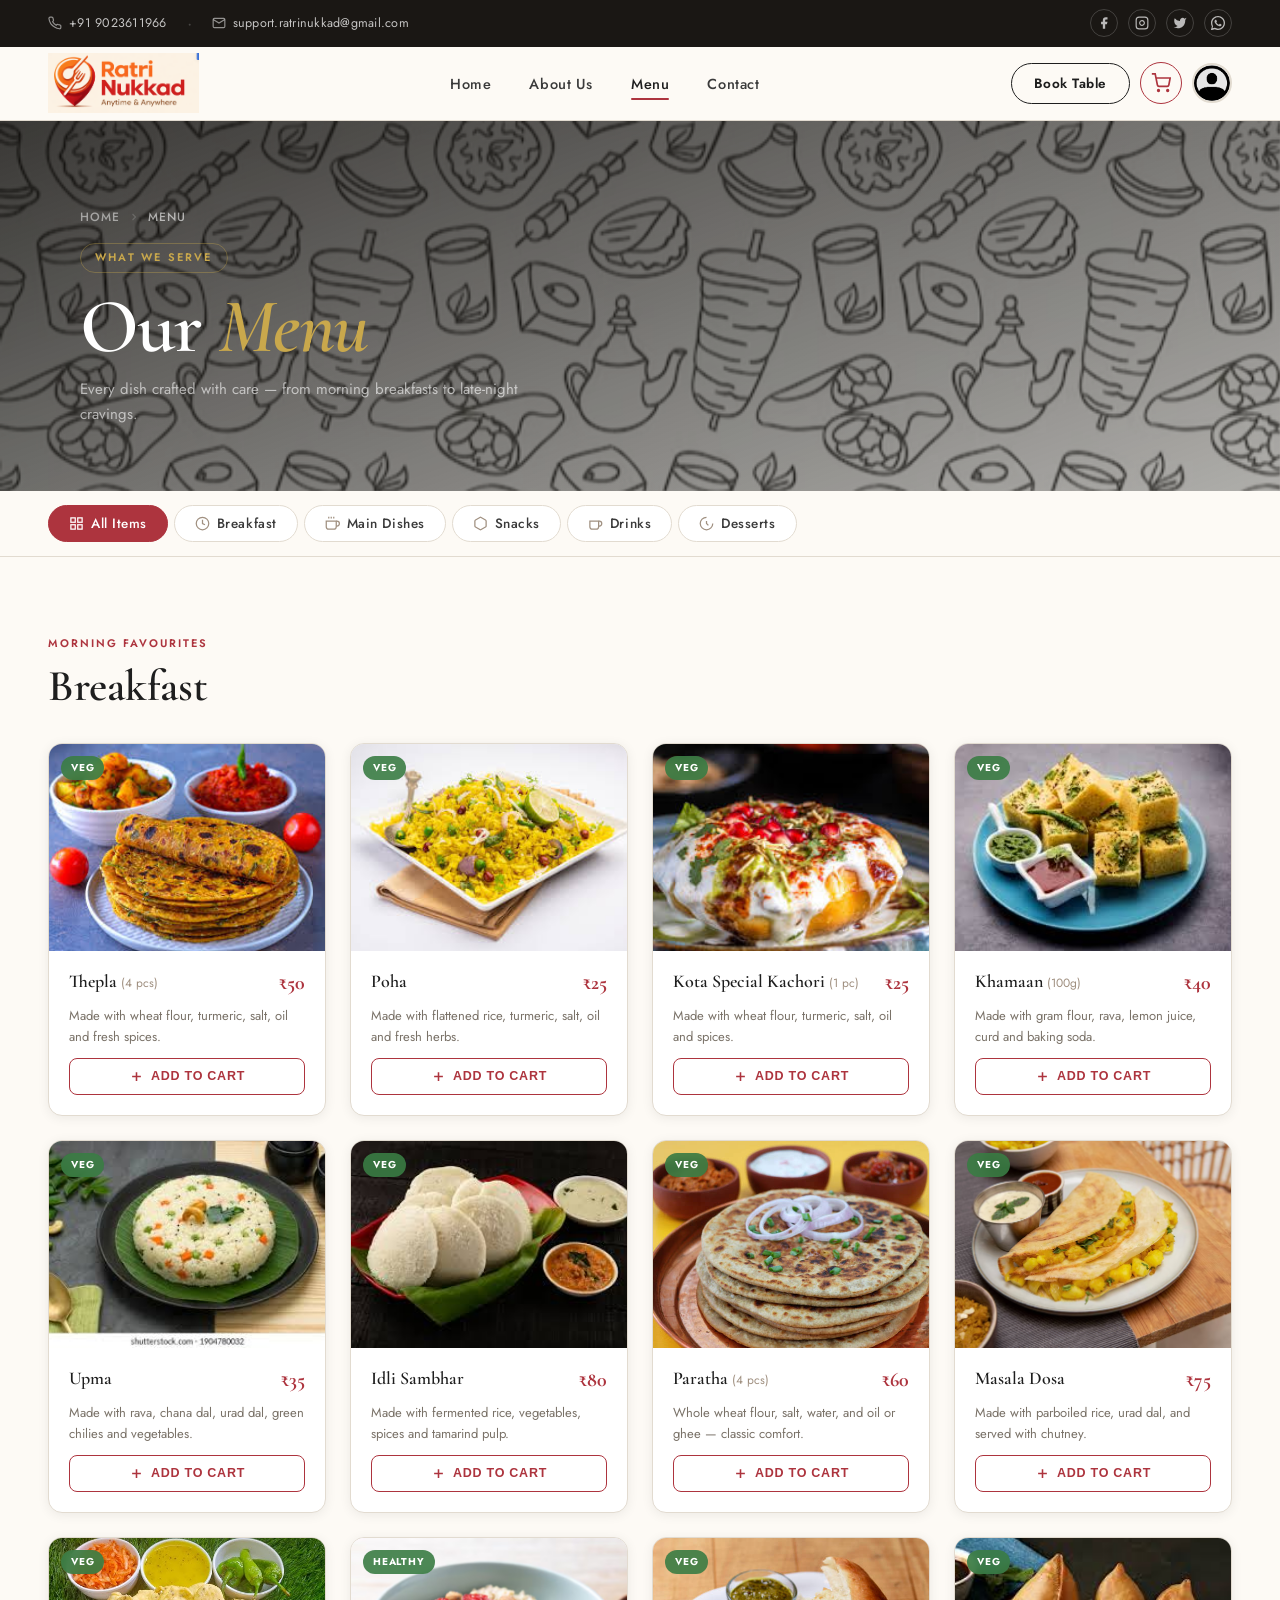
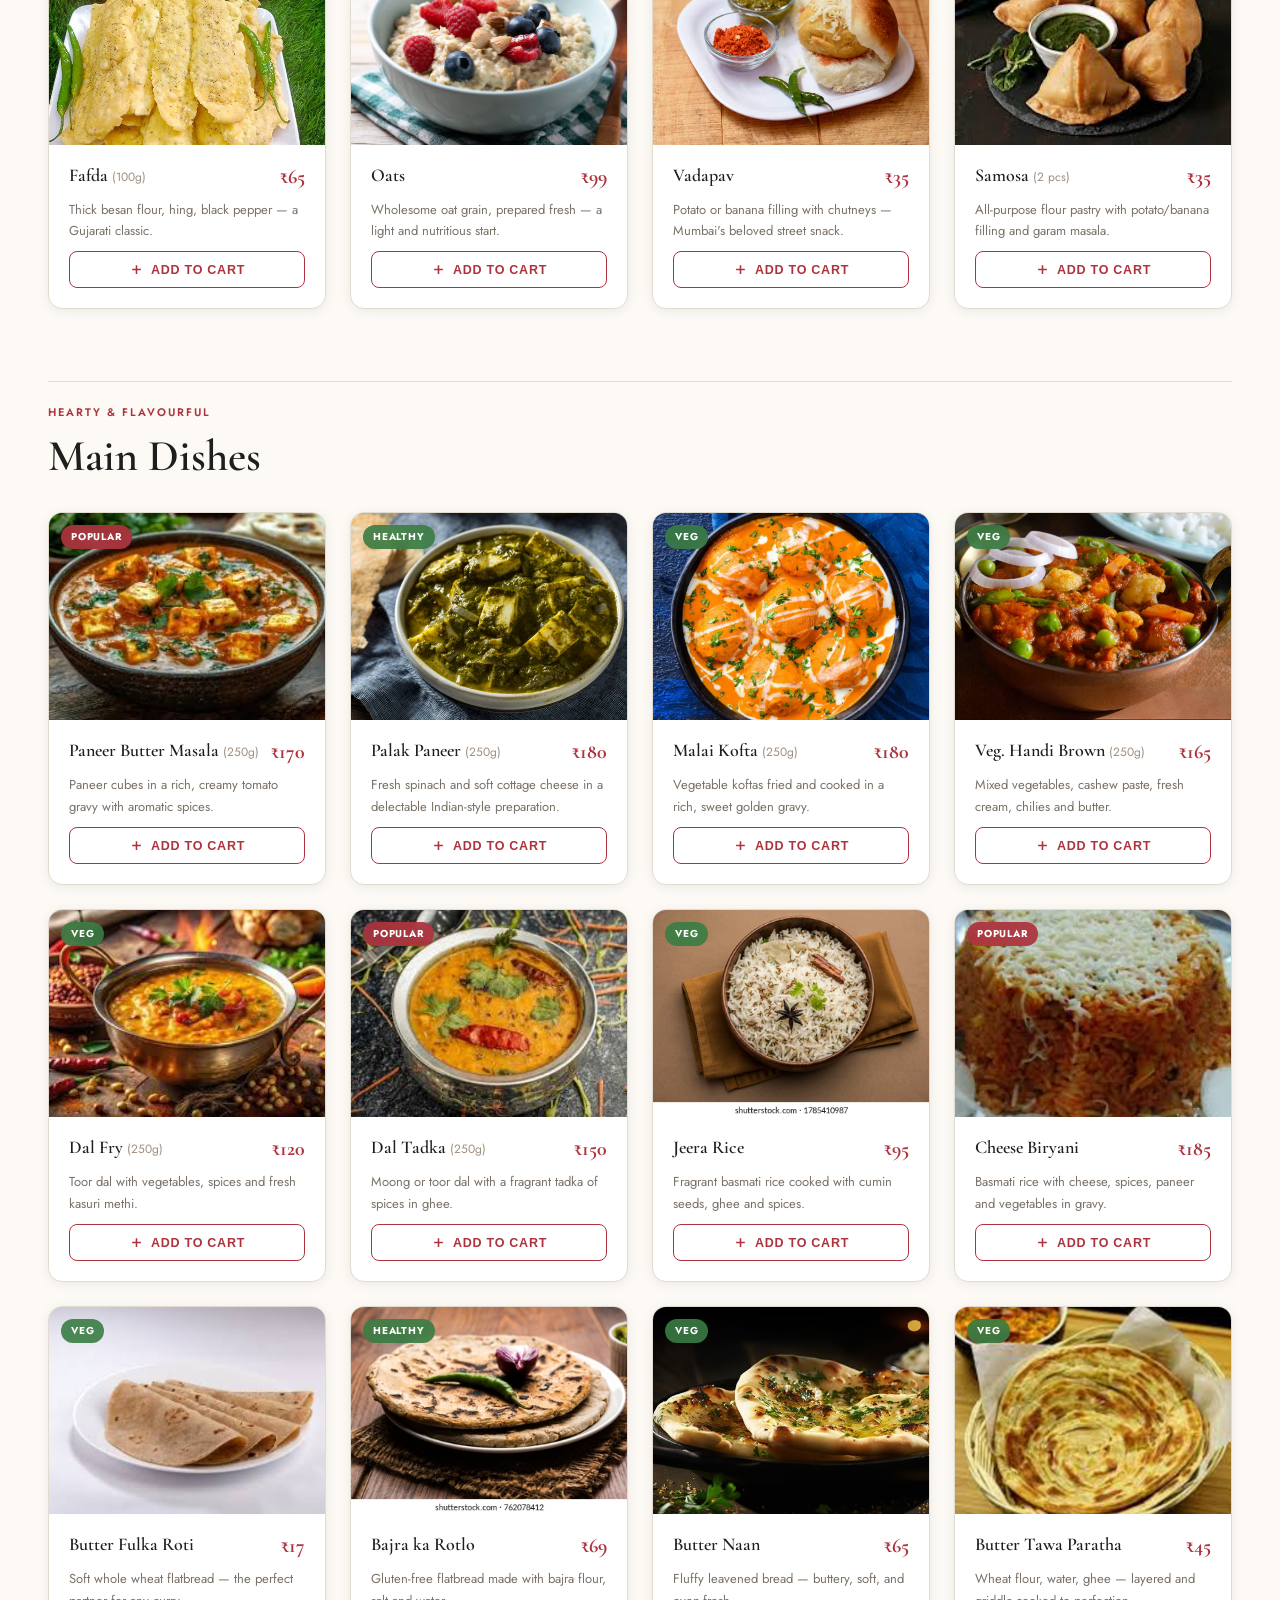
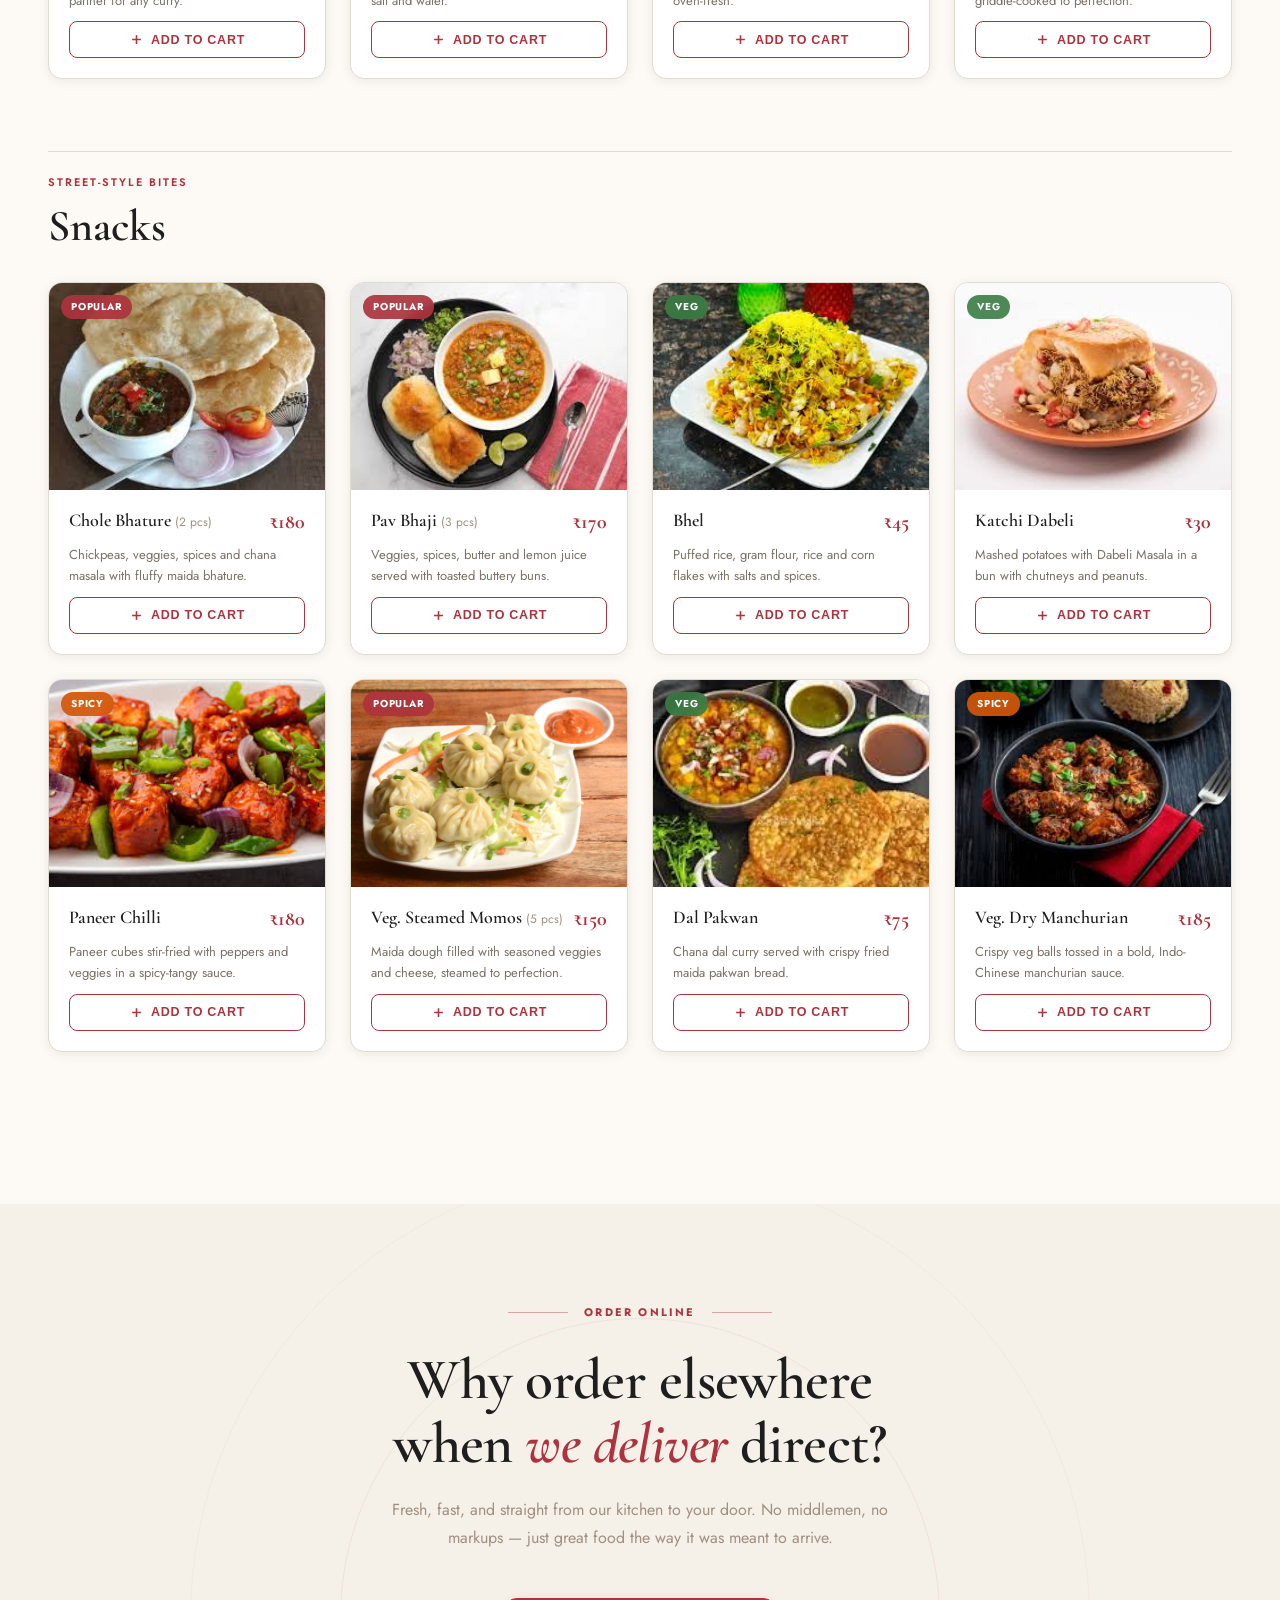
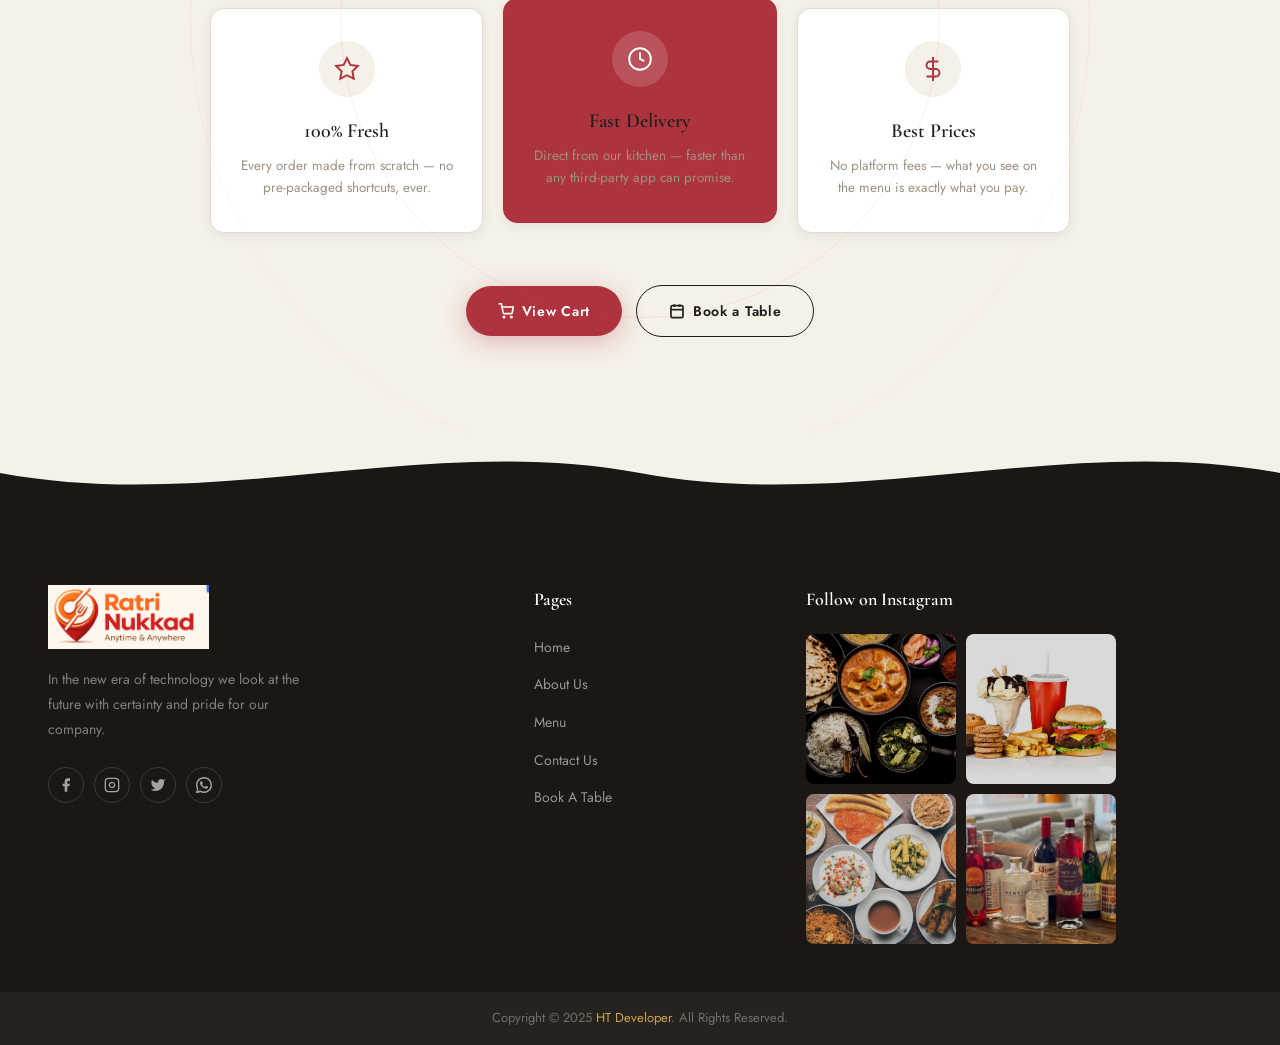
<file: menu.html>
<!DOCTYPE html>
<html lang="en">
<head>
    <meta charset="UTF-8">
    <meta name="viewport" content="width=device-width, initial-scale=1.0">
    <title>Menu — Ratri Nukkad</title>
    <link rel="stylesheet" href="menu.css">
    <link rel="icon" href="images/favicon.png" type="image/png">
    <link rel="preconnect" href="https://fonts.googleapis.com">
    <link rel="preconnect" href="https://fonts.gstatic.com" crossorigin>
    <link href="https://fonts.googleapis.com/css2?family=Cormorant+Garamond:ital,wght@0,300;0,400;0,600;0,700;1,300;1,400&family=Jost:wght@300;400;500;600&display=swap" rel="stylesheet">

    <!-- Extra styles for cart badge in menu navbar & toast -->
    <style>
        .navbar__cart {
            position: relative;
            width: 42px; height: 42px; border-radius: 50%;
            border: 1.5px solid var(--crimson);
            display: flex; align-items: center; justify-content: center;
            color: var(--crimson); transition: var(--transition);
        }
        .navbar__cart:hover { background: var(--crimson); color: white; }
        .navbar__cart-badge {
            position: absolute; top: -4px; right: -4px;
            min-width: 18px; height: 18px;
            background: var(--crimson); color: white;
            font-size: 10px; font-weight: 700;
            border-radius: 50px; padding: 0 4px;
            display: flex; align-items: center; justify-content: center;
            opacity: 0; transform: scale(0);
            transition: opacity .2s, transform .2s cubic-bezier(.34,1.56,.64,1);
            border: 2px solid white;
        }
        .cart-badge--visible { opacity: 1 !important; transform: scale(1) !important; }

        /* Toast notification */
        #cart-toast {
            position: fixed; bottom: 32px; left: 50%; transform: translateX(-50%) translateY(20px);
            background: #1e1e1e; color: white;
            font-family: 'Jost', sans-serif; font-size: 14px; font-weight: 500;
            padding: 12px 24px; border-radius: 50px;
            box-shadow: 0 8px 32px rgba(0,0,0,.25);
            opacity: 0; pointer-events: none;
            transition: opacity .3s ease, transform .3s ease;
            z-index: 9999; white-space: nowrap;
        }
        #cart-toast.toast--show {
            opacity: 1; transform: translateX(-50%) translateY(0);
        }
        #cart-toast span { color: #c9a84c; margin-right: 6px; }
    </style>
</head>
<body>

    <!-- ══ TOP BAR ══ -->
    <div class="topbar">
        <div class="topbar__info">
            <span class="topbar__item">
                <svg width="14" height="14" viewBox="0 0 24 24" fill="none" stroke="currentColor" stroke-width="2"><path d="M22 16.92v3a2 2 0 0 1-2.18 2 19.79 19.79 0 0 1-8.63-3.07A19.5 19.5 0 0 1 4.69 13a19.79 19.79 0 0 1-3.07-8.67A2 2 0 0 1 3.6 2h3a2 2 0 0 1 2 1.72c.127.96.361 1.903.7 2.81a2 2 0 0 1-.45 2.11L7.91 9.91a16 16 0 0 0 6 6l.91-.91a2 2 0 0 1 2.11-.45c.907.339 1.85.573 2.81.7A2 2 0 0 1 22 17z"/></svg>
                +91 9023611966
            </span>
            <span class="topbar__divider">·</span>
            <span class="topbar__item">
                <svg width="14" height="14" viewBox="0 0 24 24" fill="none" stroke="currentColor" stroke-width="2"><path d="M4 4h16c1.1 0 2 .9 2 2v12c0 1.1-.9 2-2 2H4c-1.1 0-2-.9-2-2V6c0-1.1.9-2 2-2z"/><polyline points="22,6 12,12 2,6"/></svg>
                support.ratrinukkad@gmail.com
            </span>
        </div>
        <div class="topbar__social">
            <a href="#" class="topbar__social-link" aria-label="Facebook">
                <svg width="14" height="14" viewBox="0 0 24 24" fill="currentColor"><path d="M18 2h-3a5 5 0 0 0-5 5v3H7v4h3v8h4v-8h3l1-4h-4V7a1 1 0 0 1 1-1h3z"/></svg>
            </a>
            <a href="#" class="topbar__social-link" aria-label="Instagram">
                <svg width="14" height="14" viewBox="0 0 24 24" fill="none" stroke="currentColor" stroke-width="2"><rect x="2" y="2" width="20" height="20" rx="5" ry="5"/><path d="M16 11.37A4 4 0 1 1 12.63 8 4 4 0 0 1 16 11.37z"/><line x1="17.5" y1="6.5" x2="17.51" y2="6.5"/></svg>
            </a>
            <a href="#" class="topbar__social-link" aria-label="Twitter">
                <svg width="14" height="14" viewBox="0 0 24 24" fill="currentColor"><path d="M23 3a10.9 10.9 0 0 1-3.14 1.53 4.48 4.48 0 0 0-7.86 3v1A10.66 10.66 0 0 1 3 4s-4 9 5 13a11.64 11.64 0 0 1-7 2c9 5 20 0 20-11.5a4.5 4.5 0 0 0-.08-.83A7.72 7.72 0 0 0 23 3z"/></svg>
            </a>
            <a href="#" class="topbar__social-link" aria-label="WhatsApp">
                <svg width="14" height="14" viewBox="0 0 24 24" fill="currentColor"><path d="M17.472 14.382c-.297-.149-1.758-.867-2.03-.967-.273-.099-.471-.148-.67.15-.197.297-.767.966-.94 1.164-.173.199-.347.223-.644.075-.297-.15-1.255-.463-2.39-1.475-.883-.788-1.48-1.761-1.653-2.059-.173-.297-.018-.458.13-.606.134-.133.298-.347.446-.52.149-.174.198-.298.298-.497.099-.198.05-.371-.025-.52-.075-.149-.669-1.612-.916-2.207-.242-.579-.487-.5-.669-.51-.173-.008-.371-.01-.57-.01-.198 0-.52.074-.792.372-.272.297-1.04 1.016-1.04 2.479 0 1.462 1.065 2.875 1.213 3.074.149.198 2.096 3.2 5.077 4.487.709.306 1.262.489 1.694.625.712.227 1.36.195 1.871.118.571-.085 1.758-.719 2.006-1.413.248-.694.248-1.289.173-1.413-.074-.124-.272-.198-.57-.347z"/><path d="M12 0C5.373 0 0 5.373 0 12c0 2.127.558 4.126 1.533 5.856L.057 23.25a.75.75 0 0 0 .916.99l5.56-1.453A11.93 11.93 0 0 0 12 24c6.627 0 12-5.373 12-12S18.627 0 12 0zm0 21.75c-1.9 0-3.686-.51-5.22-1.398l-.374-.22-3.882 1.016 1.037-3.788-.24-.388A9.713 9.713 0 0 1 2.25 12C2.25 6.615 6.615 2.25 12 2.25S21.75 6.615 21.75 12 17.385 21.75 12 21.75z"/></svg>
            </a>
        </div>
    </div>

    <!-- ══ NAVBAR ══ -->
    <nav class="navbar">
        <a href="Homepage.html" class="navbar__logo">
            <img src="images/LOGO.png" alt="Ratri Nukkad">
        </a>
        <ul class="navbar__links">
            <li><a href="Homepage.html" class="navbar__link">Home</a></li>
            <li><a href="about us.html" class="navbar__link">About Us</a></li>
            <li><a href="menu.html" class="navbar__link navbar__link--active">Menu</a></li>
            <li><a href="contact.html" class="navbar__link">Contact</a></li>
        </ul>
        <div class="navbar__actions">
            <a href="bat.html" class="navbar__btn navbar__btn--outline">Book Table</a>
            <!-- Cart icon with live badge -->
            <a href="cart.html" class="navbar__cart" aria-label="View Cart">
                <svg width="20" height="20" viewBox="0 0 24 24" fill="none" stroke="currentColor" stroke-width="2"><circle cx="9" cy="21" r="1"/><circle cx="20" cy="21" r="1"/><path d="M1 1h4l2.68 13.39a2 2 0 0 0 2 1.61h9.72a2 2 0 0 0 2-1.61L23 6H6"/></svg>
                <span class="navbar__cart-badge" id="cart-badge">0</span>
            </a>
            <a href="login.html" class="navbar__avatar" aria-label="Login">
                <img src="images/login icon.png" alt="Login">
            </a>
        </div>
    </nav>

    <!-- ══ TOAST ══ -->
    <div id="cart-toast"><span>✓</span> <span id="toast-msg">Item added to cart</span></div>

    <!-- ══ PAGE HERO ══ -->
    <section class="menu-hero" style="height: 370px;">
        <div class="menu-hero__overlay"></div>
        <img class="menu-hero__bg" src="images/bg-1-webpages.avif" alt="Menu background" loading="lazy">
        <div class="menu-hero__content">
            <nav class="menu-hero__breadcrumb" aria-label="Breadcrumb">
                <a href="Homepage.html">Home</a>
                <svg width="12" height="12" viewBox="0 0 24 24" fill="none" stroke="currentColor" stroke-width="2.5"><polyline points="9 18 15 12 9 6"/></svg>
                <span>Menu</span>
            </nav>
            <span class="hero-tag">What We Serve</span>
            <h1 class="menu-hero__title">Our <em>Menu</em></h1>
            <p class="menu-hero__sub">Every dish crafted with care — from morning breakfasts to late-night cravings.</p>
        </div>
    </section>

    <!-- ══ FILTER BAR ══ -->
    <div class="filter-bar">
        <div class="filter-bar__inner">
            <button class="filter-btn filter-btn--active" data-filter="all">
                <svg width="15" height="15" viewBox="0 0 24 24" fill="none" stroke="currentColor" stroke-width="2"><rect x="3" y="3" width="7" height="7"/><rect x="14" y="3" width="7" height="7"/><rect x="14" y="14" width="7" height="7"/><rect x="3" y="14" width="7" height="7"/></svg>
                All Items
            </button>
            <button class="filter-btn" data-filter="breakfast">
                <svg width="15" height="15" viewBox="0 0 24 24" fill="none" stroke="currentColor" stroke-width="2"><circle cx="12" cy="12" r="10"/><polyline points="12 6 12 12 16 14"/></svg>
                Breakfast
            </button>
            <button class="filter-btn" data-filter="main">
                <svg width="15" height="15" viewBox="0 0 24 24" fill="none" stroke="currentColor" stroke-width="2"><path d="M18 8h1a4 4 0 0 1 0 8h-1"/><path d="M2 8h16v9a4 4 0 0 1-4 4H6a4 4 0 0 1-4-4V8z"/><line x1="6" y1="1" x2="6" y2="4"/><line x1="10" y1="1" x2="10" y2="4"/><line x1="14" y1="1" x2="14" y2="4"/></svg>
                Main Dishes
            </button>
            <button class="filter-btn" data-filter="snacks">
                <svg width="15" height="15" viewBox="0 0 24 24" fill="none" stroke="currentColor" stroke-width="2"><path d="M21 16V8a2 2 0 0 0-1-1.73l-7-4a2 2 0 0 0-2 0l-7 4A2 2 0 0 0 3 8v8a2 2 0 0 0 1 1.73l7 4a2 2 0 0 0 2 0l7-4A2 2 0 0 0 21 16z"/></svg>
                Snacks
            </button>
            <button class="filter-btn" data-filter="drinks">
                <svg width="15" height="15" viewBox="0 0 24 24" fill="none" stroke="currentColor" stroke-width="2"><path d="M17 8h1a4 4 0 1 1 0 8h-1"/><path d="M3 8h14v9a4 4 0 0 1-4 4H7a4 4 0 0 1-4-4V8z"/></svg>
                Drinks
            </button>
            <button class="filter-btn" data-filter="desserts">
                <svg width="15" height="15" viewBox="0 0 24 24" fill="none" stroke="currentColor" stroke-width="2"><path d="M12 2a10 10 0 1 0 10 10"/><path d="M12 8v4l3 3"/></svg>
                Desserts
            </button>
        </div>
    </div>

    <!-- ══ MENU GRID ══ -->
    <main class="menu-main">

        <!-- ── BREAKFAST ── -->
        <div class="menu-section-label" id="section-breakfast" data-category="breakfast">
            <span class="section-tag">Morning Favourites</span>
            <h2 class="menu-cat-title">Breakfast</h2>
        </div>

        <div class="menu-grid" id="grid-breakfast">
            <div class="mcard" data-category="breakfast">
                <div class="mcard__img-wrap">
                    <img src="images/menu-thepla.jpeg" alt="Thepla">
                    <span class="mcard__badge">Veg</span>
                </div>
                <div class="mcard__body">
                    <div class="mcard__top">
                        <h3 class="mcard__name">Thepla <span class="mcard__qty">(4 pcs)</span></h3>
                        <span class="mcard__price">&#8377;50</span>
                    </div>
                    <p class="mcard__desc">Made with wheat flour, turmeric, salt, oil and fresh spices.</p>
                    <button class="mcard__btn" data-add-cart data-name="Thepla (4 pcs)" data-price="50" data-img="images/menu-thepla.jpeg">
                        <svg width="15" height="15" viewBox="0 0 24 24" fill="none" stroke="currentColor" stroke-width="2.5"><line x1="12" y1="5" x2="12" y2="19"/><line x1="5" y1="12" x2="19" y2="12"/></svg>
                        Add to Cart
                    </button>
                </div>
            </div>

            <div class="mcard" data-category="breakfast">
                <div class="mcard__img-wrap">
                    <img src="images/menu-poha.jpeg" alt="Poha">
                    <span class="mcard__badge">Veg</span>
                </div>
                <div class="mcard__body">
                    <div class="mcard__top">
                        <h3 class="mcard__name">Poha</h3>
                        <span class="mcard__price">&#8377;25</span>
                    </div>
                    <p class="mcard__desc">Made with flattened rice, turmeric, salt, oil and fresh herbs.</p>
                    <button class="mcard__btn" data-add-cart data-name="Poha" data-price="25" data-img="images/menu-poha.jpeg">
                        <svg width="15" height="15" viewBox="0 0 24 24" fill="none" stroke="currentColor" stroke-width="2.5"><line x1="12" y1="5" x2="12" y2="19"/><line x1="5" y1="12" x2="19" y2="12"/></svg>
                        Add to Cart
                    </button>
                </div>
            </div>

            <div class="mcard" data-category="breakfast">
                <div class="mcard__img-wrap">
                    <img src="images/menu-kachori.jpeg" alt="Kachori">
                    <span class="mcard__badge">Veg</span>
                </div>
                <div class="mcard__body">
                    <div class="mcard__top">
                        <h3 class="mcard__name">Kota Special Kachori <span class="mcard__qty">(1 pc)</span></h3>
                        <span class="mcard__price">&#8377;25</span>
                    </div>
                    <p class="mcard__desc">Made with wheat flour, turmeric, salt, oil and spices.</p>
                    <button class="mcard__btn" data-add-cart data-name="Kota Special Kachori (1 pc)" data-price="25" data-img="images/menu-kachori.jpeg">
                        <svg width="15" height="15" viewBox="0 0 24 24" fill="none" stroke="currentColor" stroke-width="2.5"><line x1="12" y1="5" x2="12" y2="19"/><line x1="5" y1="12" x2="19" y2="12"/></svg>
                        Add to Cart
                    </button>
                </div>
            </div>

            <div class="mcard" data-category="breakfast">
                <div class="mcard__img-wrap">
                    <img src="images/menu-khamaan.jpeg" alt="Khamaan">
                    <span class="mcard__badge">Veg</span>
                </div>
                <div class="mcard__body">
                    <div class="mcard__top">
                        <h3 class="mcard__name">Khamaan <span class="mcard__qty">(100g)</span></h3>
                        <span class="mcard__price">&#8377;40</span>
                    </div>
                    <p class="mcard__desc">Made with gram flour, rava, lemon juice, curd and baking soda.</p>
                    <button class="mcard__btn" data-add-cart data-name="Khamaan (100g)" data-price="40" data-img="images/menu-khamaan.jpeg">
                        <svg width="15" height="15" viewBox="0 0 24 24" fill="none" stroke="currentColor" stroke-width="2.5"><line x1="12" y1="5" x2="12" y2="19"/><line x1="5" y1="12" x2="19" y2="12"/></svg>
                        Add to Cart
                    </button>
                </div>
            </div>

            <div class="mcard" data-category="breakfast">
                <div class="mcard__img-wrap">
                    <img src="images/menu-upma.jpeg" alt="Upma">
                    <span class="mcard__badge">Veg</span>
                </div>
                <div class="mcard__body">
                    <div class="mcard__top">
                        <h3 class="mcard__name">Upma</h3>
                        <span class="mcard__price">&#8377;35</span>
                    </div>
                    <p class="mcard__desc">Made with rava, chana dal, urad dal, green chilies and vegetables.</p>
                    <button class="mcard__btn" data-add-cart data-name="Upma" data-price="35" data-img="images/menu-upma.jpeg">
                        <svg width="15" height="15" viewBox="0 0 24 24" fill="none" stroke="currentColor" stroke-width="2.5"><line x1="12" y1="5" x2="12" y2="19"/><line x1="5" y1="12" x2="19" y2="12"/></svg>
                        Add to Cart
                    </button>
                </div>
            </div>

            <div class="mcard" data-category="breakfast">
                <div class="mcard__img-wrap">
                    <img src="images/menu-idli sambhar.jpeg" alt="Idli Sambhar">
                    <span class="mcard__badge">Veg</span>
                </div>
                <div class="mcard__body">
                    <div class="mcard__top">
                        <h3 class="mcard__name">Idli Sambhar</h3>
                        <span class="mcard__price">&#8377;80</span>
                    </div>
                    <p class="mcard__desc">Made with fermented rice, vegetables, spices and tamarind pulp.</p>
                    <button class="mcard__btn" data-add-cart data-name="Idli Sambhar" data-price="80" data-img="images/menu-idli sambhar.jpeg">
                        <svg width="15" height="15" viewBox="0 0 24 24" fill="none" stroke="currentColor" stroke-width="2.5"><line x1="12" y1="5" x2="12" y2="19"/><line x1="5" y1="12" x2="19" y2="12"/></svg>
                        Add to Cart
                    </button>
                </div>
            </div>

            <div class="mcard" data-category="breakfast">
                <div class="mcard__img-wrap">
                    <img src="images/menu-paratha.jpg" alt="Paratha">
                    <span class="mcard__badge">Veg</span>
                </div>
                <div class="mcard__body">
                    <div class="mcard__top">
                        <h3 class="mcard__name">Paratha <span class="mcard__qty">(4 pcs)</span></h3>
                        <span class="mcard__price">&#8377;60</span>
                    </div>
                    <p class="mcard__desc">Whole wheat flour, salt, water, and oil or ghee — classic comfort.</p>
                    <button class="mcard__btn" data-add-cart data-name="Paratha (4 pcs)" data-price="60" data-img="images/menu-paratha.jpg">
                        <svg width="15" height="15" viewBox="0 0 24 24" fill="none" stroke="currentColor" stroke-width="2.5"><line x1="12" y1="5" x2="12" y2="19"/><line x1="5" y1="12" x2="19" y2="12"/></svg>
                        Add to Cart
                    </button>
                </div>
            </div>

            <div class="mcard" data-category="breakfast">
                <div class="mcard__img-wrap">
                    <img src="images/menu-dosa.avif" alt="Masala Dosa">
                    <span class="mcard__badge">Veg</span>
                </div>
                <div class="mcard__body">
                    <div class="mcard__top">
                        <h3 class="mcard__name">Masala Dosa</h3>
                        <span class="mcard__price">&#8377;75</span>
                    </div>
                    <p class="mcard__desc">Made with parboiled rice, urad dal, and served with chutney.</p>
                    <button class="mcard__btn" data-add-cart data-name="Masala Dosa" data-price="75" data-img="images/menu-dosa.avif">
                        <svg width="15" height="15" viewBox="0 0 24 24" fill="none" stroke="currentColor" stroke-width="2.5"><line x1="12" y1="5" x2="12" y2="19"/><line x1="5" y1="12" x2="19" y2="12"/></svg>
                        Add to Cart
                    </button>
                </div>
            </div>

            <div class="mcard" data-category="breakfast">
                <div class="mcard__img-wrap">
                    <img src="images/menu-Fafda.jpg" alt="Fafda">
                    <span class="mcard__badge">Veg</span>
                </div>
                <div class="mcard__body">
                    <div class="mcard__top">
                        <h3 class="mcard__name">Fafda <span class="mcard__qty">(100g)</span></h3>
                        <span class="mcard__price">&#8377;65</span>
                    </div>
                    <p class="mcard__desc">Thick besan flour, hing, black pepper — a Gujarati classic.</p>
                    <button class="mcard__btn" data-add-cart data-name="Fafda (100g)" data-price="65" data-img="images/menu-Fafda.jpg">
                        <svg width="15" height="15" viewBox="0 0 24 24" fill="none" stroke="currentColor" stroke-width="2.5"><line x1="12" y1="5" x2="12" y2="19"/><line x1="5" y1="12" x2="19" y2="12"/></svg>
                        Add to Cart
                    </button>
                </div>
            </div>

            <div class="mcard" data-category="breakfast">
                <div class="mcard__img-wrap">
                    <img src="images/menu-oats.avif" alt="Oats">
                    <span class="mcard__badge mcard__badge--healthy">Healthy</span>
                </div>
                <div class="mcard__body">
                    <div class="mcard__top">
                        <h3 class="mcard__name">Oats</h3>
                        <span class="mcard__price">&#8377;99</span>
                    </div>
                    <p class="mcard__desc">Wholesome oat grain, prepared fresh — a light and nutritious start.</p>
                    <button class="mcard__btn" data-add-cart data-name="Oats" data-price="99" data-img="images/menu-oats.avif">
                        <svg width="15" height="15" viewBox="0 0 24 24" fill="none" stroke="currentColor" stroke-width="2.5"><line x1="12" y1="5" x2="12" y2="19"/><line x1="5" y1="12" x2="19" y2="12"/></svg>
                        Add to Cart
                    </button>
                </div>
            </div>

            <div class="mcard" data-category="breakfast">
                <div class="mcard__img-wrap">
                    <img src="images/menu-Vadapav.jpg" alt="Vadapav">
                    <span class="mcard__badge">Veg</span>
                </div>
                <div class="mcard__body">
                    <div class="mcard__top">
                        <h3 class="mcard__name">Vadapav</h3>
                        <span class="mcard__price">&#8377;35</span>
                    </div>
                    <p class="mcard__desc">Potato or banana filling with chutneys — Mumbai's beloved street snack.</p>
                    <button class="mcard__btn" data-add-cart data-name="Vadapav" data-price="35" data-img="images/menu-Vadapav.jpg">
                        <svg width="15" height="15" viewBox="0 0 24 24" fill="none" stroke="currentColor" stroke-width="2.5"><line x1="12" y1="5" x2="12" y2="19"/><line x1="5" y1="12" x2="19" y2="12"/></svg>
                        Add to Cart
                    </button>
                </div>
            </div>

            <div class="mcard" data-category="breakfast">
                <div class="mcard__img-wrap">
                    <img src="images/menu-samosa.webp" alt="Samosa">
                    <span class="mcard__badge">Veg</span>
                </div>
                <div class="mcard__body">
                    <div class="mcard__top">
                        <h3 class="mcard__name">Samosa <span class="mcard__qty">(2 pcs)</span></h3>
                        <span class="mcard__price">&#8377;35</span>
                    </div>
                    <p class="mcard__desc">All-purpose flour pastry with potato/banana filling and garam masala.</p>
                    <button class="mcard__btn" data-add-cart data-name="Samosa (2 pcs)" data-price="35" data-img="images/menu-samosa.webp">
                        <svg width="15" height="15" viewBox="0 0 24 24" fill="none" stroke="currentColor" stroke-width="2.5"><line x1="12" y1="5" x2="12" y2="19"/><line x1="5" y1="12" x2="19" y2="12"/></svg>
                        Add to Cart
                    </button>
                </div>
            </div>
        </div>

        <!-- ── MAIN DISHES ── -->
        <div class="menu-section-label" id="section-main" data-category="main">
            <span class="section-tag">Hearty &amp; Flavourful</span>
            <h2 class="menu-cat-title">Main Dishes</h2>
        </div>

        <div class="menu-grid" id="grid-main">
            <div class="mcard" data-category="main">
                <div class="mcard__img-wrap">
                    <img src="images/menu-paneerbutter.jpeg" alt="Paneer Butter Masala">
                    <span class="mcard__badge mcard__badge--popular">Popular</span>
                </div>
                <div class="mcard__body">
                    <div class="mcard__top">
                        <h3 class="mcard__name">Paneer Butter Masala <span class="mcard__qty">(250g)</span></h3>
                        <span class="mcard__price">&#8377;170</span>
                    </div>
                    <p class="mcard__desc">Paneer cubes in a rich, creamy tomato gravy with aromatic spices.</p>
                    <button class="mcard__btn" data-add-cart data-name="Paneer Butter Masala (250g)" data-price="170" data-img="images/menu-paneerbutter.jpeg">
                        <svg width="15" height="15" viewBox="0 0 24 24" fill="none" stroke="currentColor" stroke-width="2.5"><line x1="12" y1="5" x2="12" y2="19"/><line x1="5" y1="12" x2="19" y2="12"/></svg>
                        Add to Cart
                    </button>
                </div>
            </div>

            <div class="mcard" data-category="main">
                <div class="mcard__img-wrap">
                    <img src="images/menu-palakpaneer.jpg" alt="Palak Paneer">
                    <span class="mcard__badge mcard__badge--healthy">Healthy</span>
                </div>
                <div class="mcard__body">
                    <div class="mcard__top">
                        <h3 class="mcard__name">Palak Paneer <span class="mcard__qty">(250g)</span></h3>
                        <span class="mcard__price">&#8377;180</span>
                    </div>
                    <p class="mcard__desc">Fresh spinach and soft cottage cheese in a delectable Indian-style preparation.</p>
                    <button class="mcard__btn" data-add-cart data-name="Palak Paneer (250g)" data-price="180" data-img="images/menu-palakpaneer.jpg">
                        <svg width="15" height="15" viewBox="0 0 24 24" fill="none" stroke="currentColor" stroke-width="2.5"><line x1="12" y1="5" x2="12" y2="19"/><line x1="5" y1="12" x2="19" y2="12"/></svg>
                        Add to Cart
                    </button>
                </div>
            </div>

            <div class="mcard" data-category="main">
                <div class="mcard__img-wrap">
                    <img src="images/menu-malaikofta.webp" alt="Malai Kofta">
                    <span class="mcard__badge">Veg</span>
                </div>
                <div class="mcard__body">
                    <div class="mcard__top">
                        <h3 class="mcard__name">Malai Kofta <span class="mcard__qty">(250g)</span></h3>
                        <span class="mcard__price">&#8377;180</span>
                    </div>
                    <p class="mcard__desc">Vegetable koftas fried and cooked in a rich, sweet golden gravy.</p>
                    <button class="mcard__btn" data-add-cart data-name="Malai Kofta (250g)" data-price="180" data-img="images/menu-malaikofta.webp">
                        <svg width="15" height="15" viewBox="0 0 24 24" fill="none" stroke="currentColor" stroke-width="2.5"><line x1="12" y1="5" x2="12" y2="19"/><line x1="5" y1="12" x2="19" y2="12"/></svg>
                        Add to Cart
                    </button>
                </div>
            </div>

            <div class="mcard" data-category="main">
                <div class="mcard__img-wrap">
                    <img src="images/menu-veghandi.jpg" alt="Veg Handi">
                    <span class="mcard__badge">Veg</span>
                </div>
                <div class="mcard__body">
                    <div class="mcard__top">
                        <h3 class="mcard__name">Veg. Handi Brown <span class="mcard__qty">(250g)</span></h3>
                        <span class="mcard__price">&#8377;165</span>
                    </div>
                    <p class="mcard__desc">Mixed vegetables, cashew paste, fresh cream, chilies and butter.</p>
                    <button class="mcard__btn" data-add-cart data-name="Veg. Handi Brown (250g)" data-price="165" data-img="images/menu-veghandi.jpg">
                        <svg width="15" height="15" viewBox="0 0 24 24" fill="none" stroke="currentColor" stroke-width="2.5"><line x1="12" y1="5" x2="12" y2="19"/><line x1="5" y1="12" x2="19" y2="12"/></svg>
                        Add to Cart
                    </button>
                </div>
            </div>

            <div class="mcard" data-category="main">
                <div class="mcard__img-wrap">
                    <img src="images/menu-dalfry.jpeg" alt="Dal Fry">
                    <span class="mcard__badge">Veg</span>
                </div>
                <div class="mcard__body">
                    <div class="mcard__top">
                        <h3 class="mcard__name">Dal Fry <span class="mcard__qty">(250g)</span></h3>
                        <span class="mcard__price">&#8377;120</span>
                    </div>
                    <p class="mcard__desc">Toor dal with vegetables, spices and fresh kasuri methi.</p>
                    <button class="mcard__btn" data-add-cart data-name="Dal Fry (250g)" data-price="120" data-img="images/menu-dalfry.jpeg">
                        <svg width="15" height="15" viewBox="0 0 24 24" fill="none" stroke="currentColor" stroke-width="2.5"><line x1="12" y1="5" x2="12" y2="19"/><line x1="5" y1="12" x2="19" y2="12"/></svg>
                        Add to Cart
                    </button>
                </div>
            </div>

            <div class="mcard" data-category="main">
                <div class="mcard__img-wrap">
                    <img src="images/menu-daltadka.jpeg" alt="Dal Tadka">
                    <span class="mcard__badge mcard__badge--popular">Popular</span>
                </div>
                <div class="mcard__body">
                    <div class="mcard__top">
                        <h3 class="mcard__name">Dal Tadka <span class="mcard__qty">(250g)</span></h3>
                        <span class="mcard__price">&#8377;150</span>
                    </div>
                    <p class="mcard__desc">Moong or toor dal with a fragrant tadka of spices in ghee.</p>
                    <button class="mcard__btn" data-add-cart data-name="Dal Tadka (250g)" data-price="150" data-img="images/menu-daltadka.jpeg">
                        <svg width="15" height="15" viewBox="0 0 24 24" fill="none" stroke="currentColor" stroke-width="2.5"><line x1="12" y1="5" x2="12" y2="19"/><line x1="5" y1="12" x2="19" y2="12"/></svg>
                        Add to Cart
                    </button>
                </div>
            </div>

            <div class="mcard" data-category="main">
                <div class="mcard__img-wrap">
                    <img src="images/menu-jeerarice.webp" alt="Jeera Rice">
                    <span class="mcard__badge">Veg</span>
                </div>
                <div class="mcard__body">
                    <div class="mcard__top">
                        <h3 class="mcard__name">Jeera Rice</h3>
                        <span class="mcard__price">&#8377;95</span>
                    </div>
                    <p class="mcard__desc">Fragrant basmati rice cooked with cumin seeds, ghee and spices.</p>
                    <button class="mcard__btn" data-add-cart data-name="Jeera Rice" data-price="95" data-img="images/menu-jeerarice.webp">
                        <svg width="15" height="15" viewBox="0 0 24 24" fill="none" stroke="currentColor" stroke-width="2.5"><line x1="12" y1="5" x2="12" y2="19"/><line x1="5" y1="12" x2="19" y2="12"/></svg>
                        Add to Cart
                    </button>
                </div>
            </div>

            <div class="mcard" data-category="main">
                <div class="mcard__img-wrap">
                    <img src="images/menu-cheesebiryani.jpeg" alt="Cheese Biryani">
                    <span class="mcard__badge mcard__badge--popular">Popular</span>
                </div>
                <div class="mcard__body">
                    <div class="mcard__top">
                        <h3 class="mcard__name">Cheese Biryani</h3>
                        <span class="mcard__price">&#8377;185</span>
                    </div>
                    <p class="mcard__desc">Basmati rice with cheese, spices, paneer and vegetables in gravy.</p>
                    <button class="mcard__btn" data-add-cart data-name="Cheese Biryani" data-price="185" data-img="images/menu-cheesebiryani.jpeg">
                        <svg width="15" height="15" viewBox="0 0 24 24" fill="none" stroke="currentColor" stroke-width="2.5"><line x1="12" y1="5" x2="12" y2="19"/><line x1="5" y1="12" x2="19" y2="12"/></svg>
                        Add to Cart
                    </button>
                </div>
            </div>

            <div class="mcard" data-category="main">
                <div class="mcard__img-wrap">
                    <img src="images/menu-roti.jpeg" alt="Butter Fulka Roti">
                    <span class="mcard__badge">Veg</span>
                </div>
                <div class="mcard__body">
                    <div class="mcard__top">
                        <h3 class="mcard__name">Butter Fulka Roti</h3>
                        <span class="mcard__price">&#8377;17</span>
                    </div>
                    <p class="mcard__desc">Soft whole wheat flatbread — the perfect partner for any curry.</p>
                    <button class="mcard__btn" data-add-cart data-name="Butter Fulka Roti" data-price="17" data-img="images/menu-roti.jpeg">
                        <svg width="15" height="15" viewBox="0 0 24 24" fill="none" stroke="currentColor" stroke-width="2.5"><line x1="12" y1="5" x2="12" y2="19"/><line x1="5" y1="12" x2="19" y2="12"/></svg>
                        Add to Cart
                    </button>
                </div>
            </div>

            <div class="mcard" data-category="main">
                <div class="mcard__img-wrap">
                    <img src="images/menu-rotlo.webp" alt="Rotlo">
                    <span class="mcard__badge mcard__badge--healthy">Healthy</span>
                </div>
                <div class="mcard__body">
                    <div class="mcard__top">
                        <h3 class="mcard__name">Bajra ka Rotlo</h3>
                        <span class="mcard__price">&#8377;69</span>
                    </div>
                    <p class="mcard__desc">Gluten-free flatbread made with bajra flour, salt and water.</p>
                    <button class="mcard__btn" data-add-cart data-name="Bajra ka Rotlo" data-price="69" data-img="images/menu-rotlo.webp">
                        <svg width="15" height="15" viewBox="0 0 24 24" fill="none" stroke="currentColor" stroke-width="2.5"><line x1="12" y1="5" x2="12" y2="19"/><line x1="5" y1="12" x2="19" y2="12"/></svg>
                        Add to Cart
                    </button>
                </div>
            </div>

            <div class="mcard" data-category="main">
                <div class="mcard__img-wrap">
                    <img src="images/menu-naan.jpg" alt="Butter Naan">
                    <span class="mcard__badge">Veg</span>
                </div>
                <div class="mcard__body">
                    <div class="mcard__top">
                        <h3 class="mcard__name">Butter Naan</h3>
                        <span class="mcard__price">&#8377;65</span>
                    </div>
                    <p class="mcard__desc">Fluffy leavened bread — buttery, soft, and oven-fresh.</p>
                    <button class="mcard__btn" data-add-cart data-name="Butter Naan" data-price="65" data-img="images/menu-naan.jpg">
                        <svg width="15" height="15" viewBox="0 0 24 24" fill="none" stroke="currentColor" stroke-width="2.5"><line x1="12" y1="5" x2="12" y2="19"/><line x1="5" y1="12" x2="19" y2="12"/></svg>
                        Add to Cart
                    </button>
                </div>
            </div>

            <div class="mcard" data-category="main">
                <div class="mcard__img-wrap">
                    <img src="images/menu-lachhaparatha.jpeg" alt="Tawa Paratha">
                    <span class="mcard__badge">Veg</span>
                </div>
                <div class="mcard__body">
                    <div class="mcard__top">
                        <h3 class="mcard__name">Butter Tawa Paratha</h3>
                        <span class="mcard__price">&#8377;45</span>
                    </div>
                    <p class="mcard__desc">Wheat flour, water, ghee — layered and griddle-cooked to perfection.</p>
                    <button class="mcard__btn" data-add-cart data-name="Butter Tawa Paratha" data-price="45" data-img="images/menu-lachhaparatha.jpeg">
                        <svg width="15" height="15" viewBox="0 0 24 24" fill="none" stroke="currentColor" stroke-width="2.5"><line x1="12" y1="5" x2="12" y2="19"/><line x1="5" y1="12" x2="19" y2="12"/></svg>
                        Add to Cart
                    </button>
                </div>
            </div>
        </div>

        <!-- ── SNACKS ── -->
        <div class="menu-section-label" id="section-snacks" data-category="snacks">
            <span class="section-tag">Street-Style Bites</span>
            <h2 class="menu-cat-title">Snacks</h2>
        </div>

        <div class="menu-grid" id="grid-snacks">
            <div class="mcard" data-category="snacks">
                <div class="mcard__img-wrap">
                    <img src="images/menu-cholebhatore.jpeg" alt="Chole Bhature">
                    <span class="mcard__badge mcard__badge--popular">Popular</span>
                </div>
                <div class="mcard__body">
                    <div class="mcard__top">
                        <h3 class="mcard__name">Chole Bhature <span class="mcard__qty">(2 pcs)</span></h3>
                        <span class="mcard__price">&#8377;180</span>
                    </div>
                    <p class="mcard__desc">Chickpeas, veggies, spices and chana masala with fluffy maida bhature.</p>
                    <button class="mcard__btn" data-add-cart data-name="Chole Bhature (2 pcs)" data-price="180" data-img="images/menu-cholebhatore.jpeg">
                        <svg width="15" height="15" viewBox="0 0 24 24" fill="none" stroke="currentColor" stroke-width="2.5"><line x1="12" y1="5" x2="12" y2="19"/><line x1="5" y1="12" x2="19" y2="12"/></svg>
                        Add to Cart
                    </button>
                </div>
            </div>

            <div class="mcard" data-category="snacks">
                <div class="mcard__img-wrap">
                    <img src="images/menu-pavbhaji.jpeg" alt="Pav Bhaji">
                    <span class="mcard__badge mcard__badge--popular">Popular</span>
                </div>
                <div class="mcard__body">
                    <div class="mcard__top">
                        <h3 class="mcard__name">Pav Bhaji <span class="mcard__qty">(3 pcs)</span></h3>
                        <span class="mcard__price">&#8377;170</span>
                    </div>
                    <p class="mcard__desc">Veggies, spices, butter and lemon juice served with toasted buttery buns.</p>
                    <button class="mcard__btn" data-add-cart data-name="Pav Bhaji (3 pcs)" data-price="170" data-img="images/menu-pavbhaji.jpeg">
                        <svg width="15" height="15" viewBox="0 0 24 24" fill="none" stroke="currentColor" stroke-width="2.5"><line x1="12" y1="5" x2="12" y2="19"/><line x1="5" y1="12" x2="19" y2="12"/></svg>
                        Add to Cart
                    </button>
                </div>
            </div>

            <div class="mcard" data-category="snacks">
                <div class="mcard__img-wrap">
                    <img src="images/menu-bhel.jpeg" alt="Bhel">
                    <span class="mcard__badge">Veg</span>
                </div>
                <div class="mcard__body">
                    <div class="mcard__top">
                        <h3 class="mcard__name">Bhel</h3>
                        <span class="mcard__price">&#8377;45</span>
                    </div>
                    <p class="mcard__desc">Puffed rice, gram flour, rice and corn flakes with salts and spices.</p>
                    <button class="mcard__btn" data-add-cart data-name="Bhel" data-price="45" data-img="images/menu-bhel.jpeg">
                        <svg width="15" height="15" viewBox="0 0 24 24" fill="none" stroke="currentColor" stroke-width="2.5"><line x1="12" y1="5" x2="12" y2="19"/><line x1="5" y1="12" x2="19" y2="12"/></svg>
                        Add to Cart
                    </button>
                </div>
            </div>

            <div class="mcard" data-category="snacks">
                <div class="mcard__img-wrap">
                    <img src="images/menu-katchiddabeli.jpeg" alt="Katchi Dabeli">
                    <span class="mcard__badge">Veg</span>
                </div>
                <div class="mcard__body">
                    <div class="mcard__top">
                        <h3 class="mcard__name">Katchi Dabeli</h3>
                        <span class="mcard__price">&#8377;30</span>
                    </div>
                    <p class="mcard__desc">Mashed potatoes with Dabeli Masala in a bun with chutneys and peanuts.</p>
                    <button class="mcard__btn" data-add-cart data-name="Katchi Dabeli" data-price="30" data-img="images/menu-katchiddabeli.jpeg">
                        <svg width="15" height="15" viewBox="0 0 24 24" fill="none" stroke="currentColor" stroke-width="2.5"><line x1="12" y1="5" x2="12" y2="19"/><line x1="5" y1="12" x2="19" y2="12"/></svg>
                        Add to Cart
                    </button>
                </div>
            </div>

            <div class="mcard" data-category="snacks">
                <div class="mcard__img-wrap">
                    <img src="images/menu-paneerchilly.jpeg" alt="Paneer Chilli">
                    <span class="mcard__badge mcard__badge--spicy">Spicy</span>
                </div>
                <div class="mcard__body">
                    <div class="mcard__top">
                        <h3 class="mcard__name">Paneer Chilli</h3>
                        <span class="mcard__price">&#8377;180</span>
                    </div>
                    <p class="mcard__desc">Paneer cubes stir-fried with peppers and veggies in a spicy-tangy sauce.</p>
                    <button class="mcard__btn" data-add-cart data-name="Paneer Chilli" data-price="180" data-img="images/menu-paneerchilly.jpeg">
                        <svg width="15" height="15" viewBox="0 0 24 24" fill="none" stroke="currentColor" stroke-width="2.5"><line x1="12" y1="5" x2="12" y2="19"/><line x1="5" y1="12" x2="19" y2="12"/></svg>
                        Add to Cart
                    </button>
                </div>
            </div>

            <div class="mcard" data-category="snacks">
                <div class="mcard__img-wrap">
                    <img src="images/menu-momos.jpg" alt="Momos">
                    <span class="mcard__badge mcard__badge--popular">Popular</span>
                </div>
                <div class="mcard__body">
                    <div class="mcard__top">
                        <h3 class="mcard__name">Veg. Steamed Momos <span class="mcard__qty">(5 pcs)</span></h3>
                        <span class="mcard__price">&#8377;150</span>
                    </div>
                    <p class="mcard__desc">Maida dough filled with seasoned veggies and cheese, steamed to perfection.</p>
                    <button class="mcard__btn" data-add-cart data-name="Veg. Steamed Momos (5 pcs)" data-price="150" data-img="images/menu-momos.jpg">
                        <svg width="15" height="15" viewBox="0 0 24 24" fill="none" stroke="currentColor" stroke-width="2.5"><line x1="12" y1="5" x2="12" y2="19"/><line x1="5" y1="12" x2="19" y2="12"/></svg>
                        Add to Cart
                    </button>
                </div>
            </div>

            <div class="mcard" data-category="snacks">
                <div class="mcard__img-wrap">
                    <img src="images/menu-dal pakwan.jpeg" alt="Dal Pakwan">
                    <span class="mcard__badge">Veg</span>
                </div>
                <div class="mcard__body">
                    <div class="mcard__top">
                        <h3 class="mcard__name">Dal Pakwan</h3>
                        <span class="mcard__price">&#8377;75</span>
                    </div>
                    <p class="mcard__desc">Chana dal curry served with crispy fried maida pakwan bread.</p>
                    <button class="mcard__btn" data-add-cart data-name="Dal Pakwan" data-price="75" data-img="images/menu-dal pakwan.jpeg">
                        <svg width="15" height="15" viewBox="0 0 24 24" fill="none" stroke="currentColor" stroke-width="2.5"><line x1="12" y1="5" x2="12" y2="19"/><line x1="5" y1="12" x2="19" y2="12"/></svg>
                        Add to Cart
                    </button>
                </div>
            </div>

            <div class="mcard" data-category="snacks">
                <div class="mcard__img-wrap">
                    <img src="images/menu-manchurian.jpeg" alt="Manchurian">
                    <span class="mcard__badge mcard__badge--spicy">Spicy</span>
                </div>
                <div class="mcard__body">
                    <div class="mcard__top">
                        <h3 class="mcard__name">Veg. Dry Manchurian</h3>
                        <span class="mcard__price">&#8377;185</span>
                    </div>
                    <p class="mcard__desc">Crispy veg balls tossed in a bold, Indo-Chinese manchurian sauce.</p>
                    <button class="mcard__btn" data-add-cart data-name="Veg. Dry Manchurian" data-price="185" data-img="images/menu-manchurian.jpeg">
                        <svg width="15" height="15" viewBox="0 0 24 24" fill="none" stroke="currentColor" stroke-width="2.5"><line x1="12" y1="5" x2="12" y2="19"/><line x1="5" y1="12" x2="19" y2="12"/></svg>
                        Add to Cart
                    </button>
                </div>
            </div>
        </div>

    </main>

    <!-- ══ ORDER CTA ══ -->
    <section class="order-cta">
        <div class="order-cta__ring order-cta__ring--1"></div>
        <div class="order-cta__ring order-cta__ring--2"></div>
        <div class="order-cta__eyebrow">
            <span class="order-cta__line"></span>
            <span class="order-cta__label">Order Online</span>
            <span class="order-cta__line"></span>
        </div>
        <h2 class="order-cta__title">Why order elsewhere<br>when <em>we deliver</em> direct?</h2>
        <p class="order-cta__sub">Fresh, fast, and straight from our kitchen to your door. No middlemen, no markups — just great food the way it was meant to arrive.</p>
        <div class="order-cta__cards">
            <div class="order-cta__card">
                <div class="order-cta__card-icon">
                    <svg width="26" height="26" viewBox="0 0 24 24" fill="none" stroke="currentColor" stroke-width="1.8"><path d="M12 2l3.09 6.26L22 9.27l-5 4.87 1.18 6.88L12 17.77l-6.18 3.25L7 14.14 2 9.27l6.91-1.01L12 2z"/></svg>
                </div>
                <h3>100% Fresh</h3>
                <p>Every order made from scratch — no pre-packaged shortcuts, ever.</p>
            </div>
            <div class="order-cta__card order-cta__card--accent">
                <div class="order-cta__card-icon">
                    <svg width="26" height="26" viewBox="0 0 24 24" fill="none" stroke="currentColor" stroke-width="1.8"><circle cx="12" cy="12" r="10"/><polyline points="12 6 12 12 16 14"/></svg>
                </div>
                <h3>Fast Delivery</h3>
                <p>Direct from our kitchen — faster than any third-party app can promise.</p>
            </div>
            <div class="order-cta__card">
                <div class="order-cta__card-icon">
                    <svg width="26" height="26" viewBox="0 0 24 24" fill="none" stroke="currentColor" stroke-width="1.8"><line x1="12" y1="1" x2="12" y2="23"/><path d="M17 5H9.5a3.5 3.5 0 0 0 0 7h5a3.5 3.5 0 0 1 0 7H6"/></svg>
                </div>
                <h3>Best Prices</h3>
                <p>No platform fees — what you see on the menu is exactly what you pay.</p>
            </div>
        </div>
        <div class="order-cta__actions">
            <a href="cart.html" class="order-cta__btn order-cta__btn--primary">
                <svg width="16" height="16" viewBox="0 0 24 24" fill="none" stroke="currentColor" stroke-width="2.5"><circle cx="9" cy="21" r="1"/><circle cx="20" cy="21" r="1"/><path d="M1 1h4l2.68 13.39a2 2 0 0 0 2 1.61h9.72a2 2 0 0 0 2-1.61L23 6H6"/></svg>
                View Cart
            </a>
            <a href="bat.html" class="order-cta__btn order-cta__btn--outline">
                <svg width="16" height="16" viewBox="0 0 24 24" fill="none" stroke="currentColor" stroke-width="2.5"><rect x="3" y="4" width="18" height="18" rx="2" ry="2"/><line x1="16" y1="2" x2="16" y2="6"/><line x1="8" y1="2" x2="8" y2="6"/><line x1="3" y1="10" x2="21" y2="10"/></svg>
                Book a Table
            </a>
        </div>
    </section>

    <!-- ══ SEPARATOR WAVE ══ -->
    <div class="section-wave">
        <svg viewBox="0 0 1440 80" preserveAspectRatio="none" xmlns="http://www.w3.org/2000/svg">
            <path d="M0,40 C240,80 480,0 720,40 C960,80 1200,0 1440,40 L1440,80 L0,80 Z" fill="#1a1714"/>
        </svg>
    </div>

    <!-- ══ FOOTER ══ -->
    <footer class="footer">
        <div class="footer__brand">
            <img src="images/LOGO.png" alt="Ratri Nukkad Logo" class="footer__logo">
            <p class="footer__tagline">In the new era of technology we look at the future with certainty and pride for our company.</p>
            <div class="footer__social">
                <a href="#" class="footer__social-link" aria-label="Facebook"><svg width="16" height="16" viewBox="0 0 24 24" fill="currentColor"><path d="M18 2h-3a5 5 0 0 0-5 5v3H7v4h3v8h4v-8h3l1-4h-4V7a1 1 0 0 1 1-1h3z"/></svg></a>
                <a href="#" class="footer__social-link" aria-label="Instagram"><svg width="16" height="16" viewBox="0 0 24 24" fill="none" stroke="currentColor" stroke-width="2"><rect x="2" y="2" width="20" height="20" rx="5" ry="5"/><path d="M16 11.37A4 4 0 1 1 12.63 8 4 4 0 0 1 16 11.37z"/><line x1="17.5" y1="6.5" x2="17.51" y2="6.5"/></svg></a>
                <a href="#" class="footer__social-link" aria-label="Twitter"><svg width="16" height="16" viewBox="0 0 24 24" fill="currentColor"><path d="M23 3a10.9 10.9 0 0 1-3.14 1.53 4.48 4.48 0 0 0-7.86 3v1A10.66 10.66 0 0 1 3 4s-4 9 5 13a11.64 11.64 0 0 1-7 2c9 5 20 0 20-11.5a4.5 4.5 0 0 0-.08-.83A7.72 7.72 0 0 0 23 3z"/></svg></a>
                <a href="#" class="footer__social-link" aria-label="WhatsApp"><svg width="16" height="16" viewBox="0 0 24 24" fill="currentColor"><path d="M17.472 14.382c-.297-.149-1.758-.867-2.03-.967-.273-.099-.471-.148-.67.15-.197.297-.767.966-.94 1.164-.173.199-.347.223-.644.075-.297-.15-1.255-.463-2.39-1.475-.883-.788-1.48-1.761-1.653-2.059-.173-.297-.018-.458.13-.606.134-.133.298-.347.446-.52.149-.174.198-.298.298-.497.099-.198.05-.371-.025-.52-.075-.149-.669-1.612-.916-2.207-.242-.579-.487-.5-.669-.51-.173-.008-.371-.01-.57-.01-.198 0-.52.074-.792.372-.272.297-1.04 1.016-1.04 2.479 0 1.462 1.065 2.875 1.213 3.074.149.198 2.096 3.2 5.077 4.487.709.306 1.262.489 1.694.625.712.227 1.36.195 1.871.118.571-.085 1.758-.719 2.006-1.413.248-.694.248-1.289.173-1.413-.074-.124-.272-.198-.57-.347z"/><path d="M12 0C5.373 0 0 5.373 0 12c0 2.127.558 4.126 1.533 5.856L.057 23.25a.75.75 0 0 0 .916.99l5.56-1.453A11.93 11.93 0 0 0 12 24c6.627 0 12-5.373 12-12S18.627 0 12 0zm0 21.75c-1.9 0-3.686-.51-5.22-1.398l-.374-.22-3.882 1.016 1.037-3.788-.24-.388A9.713 9.713 0 0 1 2.25 12C2.25 6.615 6.615 2.25 12 2.25S21.75 6.615 21.75 12 17.385 21.75 12 21.75z"/></svg></a>
            </div>
        </div>
        <div class="footer__pages">
            <h4 class="footer__heading">Pages</h4>
            <ul class="footer__list">
                <li><a href="Homepage.html">Home</a></li>
                <li><a href="about us.html">About Us</a></li>
                <li><a href="menu.html">Menu</a></li>
                <li><a href="contact.html">Contact Us</a></li>
                <li><a href="bat.html">Book A Table</a></li>
            </ul>
        </div>
        <div class="footer__instagram">
            <h4 class="footer__heading">Follow on Instagram</h4>
            <div class="footer__insta-grid">
                <img src="images/punjabi-image1.avif" alt="Punjabi dish">
                <img src="images/snack-image2.jpg" alt="Fast Food">
                <img src="images/breakfast-image3.jpg" alt="Gujarati Breakfast">
                <img src="images/drinks-image4.jpg" alt="Drinks">
            </div>
        </div>
    </footer>
    <div class="footer__bottom">
        <p>Copyright &copy; 2025 <a href="https://het-tejani-portfolio.vercel.app/">HT Developer</a>. All Rights Reserved.</p>
    </div>

    <script>
    // ── Cart utilities ──
    function getCart()    { try { return JSON.parse(localStorage.getItem('rn_cart') || '[]'); } catch(e) { return []; } }
    function saveCart(c)  { localStorage.setItem('rn_cart', JSON.stringify(c)); }

    function updateCartBadge() {
        var cart  = getCart();
        var total = cart.reduce(function (s, i) { return s + i.qty; }, 0);
        var badge = document.getElementById('cart-badge');
        if (!badge) return;
        badge.textContent = total;
        badge.classList.toggle('cart-badge--visible', total > 0);
    }

    // ── Toast helper ──
    var toastTimer = null;
    function showToast(name) {
        var toast = document.getElementById('cart-toast');
        var msg   = document.getElementById('toast-msg');
        msg.textContent = name + ' added to cart!';
        toast.classList.add('toast--show');
        clearTimeout(toastTimer);
        toastTimer = setTimeout(function () { toast.classList.remove('toast--show'); }, 2200);
    }

    // ── Add to cart handler (delegated) ──
    document.addEventListener('click', function (e) {
        var btn = e.target.closest('[data-add-cart]');
        if (!btn) return;
        e.preventDefault();

        var name  = btn.getAttribute('data-name');
        var price = parseInt(btn.getAttribute('data-price'), 10);
        var img   = btn.getAttribute('data-img');

        var cart    = getCart();
        var existing = cart.find(function (item) { return item.name === name; });
        if (existing) {
            existing.qty += 1;
        } else {
            cart.push({ name: name, price: price, img: img, qty: 1 });
        }
        saveCart(cart);
        updateCartBadge();
        showToast(name);

        // Button pulse feedback
        btn.style.transform = 'scale(0.93)';
        setTimeout(function () { btn.style.transform = ''; }, 160);
    });

    // ── Filter / scroll logic ──
    (function () {
        function getScrollOffset() {
            var navbar    = document.querySelector('.navbar');
            var filterBar = document.querySelector('.filter-bar');
            return (navbar    ? navbar.offsetHeight    : 74) +
                   (filterBar ? filterBar.offsetHeight : 52) + 16;
        }

        var buttons  = document.querySelectorAll('.filter-btn');
        var sections = document.querySelectorAll('.menu-section-label[id]');

        buttons.forEach(function (btn) {
            btn.addEventListener('click', function () {
                var filter = btn.getAttribute('data-filter');
                buttons.forEach(function (b) { b.classList.remove('filter-btn--active'); });
                btn.classList.add('filter-btn--active');

                if (filter === 'all') {
                    var menuMain = document.querySelector('.menu-main');
                    if (menuMain) {
                        window.scrollTo({ top: menuMain.getBoundingClientRect().top + window.pageYOffset - getScrollOffset(), behavior: 'smooth' });
                    }
                    return;
                }
                var target = document.getElementById('section-' + filter);
                if (target) {
                    window.scrollTo({ top: target.getBoundingClientRect().top + window.pageYOffset - getScrollOffset(), behavior: 'smooth' });
                }
            });
        });

        window.addEventListener('scroll', function () {
            var offset  = getScrollOffset() + 40;
            var current = '';
            sections.forEach(function (sec) {
                if (sec.getBoundingClientRect().top <= offset) current = sec.getAttribute('data-category');
            });
            buttons.forEach(function (btn) {
                var f = btn.getAttribute('data-filter');
                btn.classList.toggle('filter-btn--active', f === current || (current === '' && f === 'all'));
            });
        });
    })();

    // Init badge on load
    updateCartBadge();
    </script>

</body>
</html>
</file>
<file: about us.css>
/* ═══════════════════════════════════════════════
   RATRI NUKKAD — About Us Stylesheet
   Consistent with Homepage design system
═══════════════════════════════════════════════ */

/* ── RESET & BASE ── */
*, *::before, *::after {
    box-sizing: border-box;
    margin: 0;
    padding: 0;
}

:root {
    --crimson:    #ad343e;
    --crimson-dk: #8a2831;
    --ink:        #1e1e1e;
    --ink-soft:   #3a3a3a;
    --sand:       #f5f0e8;
    --cream:      #fdfaf5;
    --warm-gray:  #a09080;
    --gold:       #c9a84c;
    --border:     #e2dbd0;
    --dark-bg:    #1a1714;
    --dark-mid:   #252220;

    --ff-display: 'Cormorant Garamond', Georgia, serif;
    --ff-body:    'Jost', sans-serif;

    --shadow-sm:  0 2px 12px rgba(0,0,0,.07);
    --shadow-md:  0 8px 32px rgba(0,0,0,.12);
    --shadow-lg:  0 20px 60px rgba(0,0,0,.16);
    --radius:     14px;
    --transition: 0.35s cubic-bezier(.25,.46,.45,.94);
}

html { scroll-behavior: smooth; }

body {
    font-family: var(--ff-body);
    background-color: var(--cream);
    color: var(--ink);
    line-height: 1.6;
    overflow-x: hidden;
}

a { color: inherit; text-decoration: none; }
ul { list-style: none; }
img { display: block; max-width: 100%; }

/* ── SHARED ── */
.section-tag {
    display: inline-block;
    font-size: 11px;
    font-weight: 600;
    letter-spacing: .18em;
    text-transform: uppercase;
    color: var(--crimson);
    margin-bottom: 12px;
}

.section-title {
    font-family: var(--ff-display);
    font-size: clamp(32px, 4vw, 50px);
    font-weight: 600;
    color: var(--ink);
    line-height: 1.15;
    margin-bottom: 16px;
}

.section-sub {
    font-size: 16px;
    color: var(--warm-gray);
    max-width: 500px;
    margin: 0 auto;
}

/* ═══════════════════════════
   TOP BAR
═══════════════════════════ */
.topbar {
    width: 100%;
    background-color: var(--dark-bg);
    padding: 9px 48px;
    display: flex;
    align-items: center;
    justify-content: space-between;
    gap: 16px;
}

.topbar__info {
    display: flex;
    align-items: center;
    gap: 20px;
}

.topbar__item {
    display: flex;
    align-items: center;
    gap: 7px;
    font-size: 12.5px;
    color: rgba(255,255,255,.75);
    letter-spacing: .02em;
}

.topbar__item svg { opacity: .7; flex-shrink: 0; }

.topbar__divider {
    color: rgba(255,255,255,.2);
    font-size: 18px;
    line-height: 1;
}

.topbar__social {
    display: flex;
    align-items: center;
    gap: 10px;
}

.topbar__social-link {
    width: 28px;
    height: 28px;
    border-radius: 50%;
    border: 1px solid rgba(255,255,255,.18);
    display: flex;
    align-items: center;
    justify-content: center;
    color: rgba(255,255,255,.7);
    transition: var(--transition);
}

.topbar__social-link:hover {
    background: var(--crimson);
    border-color: var(--crimson);
    color: white;
    transform: translateY(-2px);
}

/* ═══════════════════════════
   NAVBAR
═══════════════════════════ */
.navbar {
    position: sticky;
    top: 0;
    z-index: 100;
    width: 100%;
    background: rgba(253,250,245,.95);
    backdrop-filter: blur(12px);
    -webkit-backdrop-filter: blur(12px);
    border-bottom: 1px solid var(--border);
    display: flex;
    align-items: center;
    justify-content: space-between;
    padding: 0 48px;
    height: 74px;
    gap: 32px;
}

.navbar__logo img {
    height: 60px;
    width: auto;
    object-fit: contain;
    mix-blend-mode: multiply;
}

.navbar__links {
    display: flex;
    align-items: center;
    gap: 6px;
    flex: 1;
    justify-content: center;
}

.navbar__link {
    font-size: 14.5px;
    font-weight: 500;
    letter-spacing: .04em;
    color: var(--ink-soft);
    padding: 6px 16px;
    border-radius: 8px;
    transition: var(--transition);
    position: relative;
}

.navbar__link::after {
    content: '';
    position: absolute;
    bottom: 0;
    left: 16px;
    right: 16px;
    height: 2px;
    background: var(--crimson);
    border-radius: 2px;
    transform: scaleX(0);
    transform-origin: center;
    transition: transform var(--transition);
}

.navbar__link:hover,
.navbar__link--active { color: var(--ink); }

.navbar__link:hover::after,
.navbar__link--active::after { transform: scaleX(1); }

.navbar__actions {
    display: flex;
    align-items: center;
    gap: 10px;
    flex-shrink: 0;
}

.navbar__btn {
    font-size: 13.5px;
    font-weight: 600;
    letter-spacing: .04em;
    padding: 9px 22px;
    border-radius: 50px;
    transition: var(--transition);
    white-space: nowrap;
}

.navbar__btn--outline {
    border: 1.5px solid var(--ink);
    color: var(--ink);
}
.navbar__btn--outline:hover {
    background: var(--ink);
    color: white;
}

.navbar__btn--filled {
    background: var(--crimson);
    color: white;
    border: 1.5px solid var(--crimson);
}
.navbar__btn--filled:hover {
    background: var(--crimson-dk);
    border-color: var(--crimson-dk);
}

.navbar__avatar {
    width: 40px;
    height: 40px;
    border-radius: 50%;
    overflow: hidden;
    border: 2px solid var(--border);
    transition: var(--transition);
    display: flex;
    align-items: center;
    justify-content: center;
}
.navbar__avatar img { width: 100%; height: 100%; object-fit: cover; }
.navbar__avatar:hover {
    border-color: var(--crimson);
    box-shadow: 0 0 0 3px rgba(173,52,62,.15);
}

/* ═══════════════════════════
   PAGE HERO — SPLIT LAYOUT
═══════════════════════════ */
.page-hero {
    width: 100%;
    min-height: 88vh;
    background: var(--dark-bg);
    display: grid;
    grid-template-columns: 1fr 1fr;
    overflow: hidden;
    position: relative;
}

/* subtle grain texture overlay */
.page-hero::before {
    content: '';
    position: absolute;
    inset: 0;
    background-image: url("data:image/svg+xml,%3Csvg viewBox='0 0 256 256' xmlns='http://www.w3.org/2000/svg'%3E%3Cfilter id='noise'%3E%3CfeTurbulence type='fractalNoise' baseFrequency='0.9' numOctaves='4' stitchTiles='stitch'/%3E%3C/filter%3E%3Crect width='100%25' height='100%25' filter='url(%23noise)' opacity='0.04'/%3E%3C/svg%3E");
    pointer-events: none;
    z-index: 1;
    opacity: .6;
}

/* ── LEFT PANEL ── */
.page-hero__left {
    position: relative;
    z-index: 2;
    display: flex;
    flex-direction: column;
    justify-content: center;
    padding: 80px 64px 80px 80px;
    gap: 0;
    animation: fadeUp .8s ease both;
}

@keyframes fadeUp {
    from { opacity: 0; transform: translateY(24px); }
    to   { opacity: 1; transform: translateY(0); }
}

.page-hero__breadcrumb {
    display: flex;
    align-items: center;
    gap: 8px;
    font-size: 12px;
    font-weight: 500;
    letter-spacing: .08em;
    text-transform: uppercase;
    color: rgba(255,255,255,.35);
    margin-bottom: 32px;
}

.page-hero__breadcrumb a {
    color: rgba(255,255,255,.45);
    transition: color var(--transition);
}
.page-hero__breadcrumb a:hover { color: var(--gold); }
.page-hero__breadcrumb svg { opacity: .4; flex-shrink: 0; }
.page-hero__breadcrumb span { color: rgba(255,255,255,.55); }

.page-hero__tag {
    display: inline-block;
    font-size: 11px;
    font-weight: 600;
    letter-spacing: .2em;
    text-transform: uppercase;
    color: var(--gold);
    padding: 6px 16px;
    border: 1px solid rgba(201,168,76,.35);
    border-radius: 50px;
    margin-bottom: 24px;
    width: fit-content;
}

.page-hero__title {
    font-family: var(--ff-display);
    font-size: clamp(64px, 7vw, 100px);
    font-weight: 600;
    color: white;
    line-height: 1.0;
    letter-spacing: -.02em;
    margin-bottom: 24px;
}

.page-hero__title em {
    font-style: italic;
    color: var(--gold);
    /* display: block; */
}

.page-hero__sub {
    font-size: 16px;
    line-height: 1.75;
    color: rgba(255,255,255,.55);
    max-width: 420px;
    margin-bottom: 44px;
}

/* inline stats row */
.page-hero__stats {
    display: flex;
    align-items: center;
    gap: 24px;
    margin-bottom: 44px;
    padding: 24px 0;
    border-top: 1px solid rgba(255,255,255,.08);
    border-bottom: 1px solid rgba(255,255,255,.08);
}

.page-hero__stat {
    display: flex;
    flex-direction: column;
    gap: 4px;
}

.page-hero__stat-num {
    font-family: var(--ff-display);
    font-size: 30px;
    font-weight: 700;
    color: white;
    line-height: 1;
}

.page-hero__stat-label {
    font-size: 11px;
    font-weight: 500;
    letter-spacing: .1em;
    text-transform: uppercase;
    color: rgba(255,255,255,.4);
}

.page-hero__stat-divider {
    width: 1px;
    height: 36px;
    background: rgba(255,255,255,.12);
    flex-shrink: 0;
}

/* CTA buttons */
.page-hero__actions {
    display: flex;
    gap: 12px;
    flex-wrap: wrap;
}

.page-hero__btn {
    font-size: 14px;
    font-weight: 600;
    letter-spacing: .05em;
    padding: 13px 30px;
    border-radius: 50px;
    transition: var(--transition);
    display: inline-block;
}

.page-hero__btn--primary {
    background: var(--crimson);
    color: white;
}
.page-hero__btn--primary:hover {
    background: var(--crimson-dk);
    transform: translateY(-2px);
    box-shadow: 0 10px 30px rgba(173,52,62,.4);
}

.page-hero__btn--ghost {
    border: 1.5px solid rgba(255,255,255,.3);
    color: rgba(255,255,255,.8);
}
.page-hero__btn--ghost:hover {
    border-color: white;
    color: white;
    background: rgba(255,255,255,.07);
}

/* ── RIGHT PANEL ── */
.page-hero__right {
    position: relative;
    z-index: 2;
    padding: 48px 48px 48px 24px;
    display: flex;
    flex-direction: column;
    gap: 16px;
    justify-content: center;
    animation: fadeUp .8s ease .15s both;
}

.page-hero__img-main {
    position: relative;
    border-radius: 10px;
    overflow: hidden;
    flex: 1.4;
    margin-top: 30px;
}

.page-hero__img-main img {
    width: 80%;
    height: 90%;
    object-fit: cover;
    display: block;
    transition: transform .8s ease;}

.page-hero__img-main:hover img {
    transform: scale(1.04);
}

/* gold badge on main image */
.page-hero__img-badge {
    position: absolute;
    top: 20px;
    left: 20px;
    background: rgba(201,168,76,.95);
    color: var(--ink);
    font-size: 12px;
    font-weight: 700;
    letter-spacing: .04em;
    padding: 8px 16px;
    border-radius: 50px;
    display: flex;
    align-items: center;
    gap: 6px;
    backdrop-filter: blur(4px);
}

.page-hero__img-caption {
    position: absolute;
    bottom: 0;
    left: 0;
    right: 0;
    background: linear-gradient(to top, rgba(0,0,0,.75) 0%, transparent 100%);
    color: rgba(255,255,255,.85);
    font-size: 13px;
    font-style: italic;
    font-family: var(--ff-display);
    padding: 24px 20px 16px;
    letter-spacing: .03em;
}

/* ═══════════════════════════
   STORY SECTION
═══════════════════════════ */
.story-section {
    display: grid;
    grid-template-columns: 1fr 1fr;
    gap: 80px;
    max-width: 1280px;
    margin: 100px auto;
    padding: 0 48px;
    align-items: center;
}

.story-section__image-col {
    position: relative;
}

.story-section__image-col > img {
    width: 100%;
    height: 500px;
    object-fit: cover;
    border-radius: var(--radius);
}

.story-section__contact-card {
    position: absolute;
    left: -32px;
    bottom: -32px;
    background: var(--dark-bg);
    color: white;
    padding: 28px;
    border-radius: var(--radius);
    width: 288px;
    box-shadow: var(--shadow-lg);
    animation: floatCard 5s ease-in-out infinite;
}

@keyframes floatCard {
    0%, 100% { transform: translateY(0); }
    50%       { transform: translateY(-8px); }
}

.story-section__contact-card h3 {
    font-family: var(--ff-display);
    font-size: 20px;
    font-weight: 600;
    color: var(--gold);
    margin-bottom: 16px;
}

.contact-card__list {
    display: flex;
    flex-direction: column;
    gap: 12px;
}

.contact-card__list li {
    display: flex;
    align-items: flex-start;
    gap: 10px;
    font-size: 13px;
    color: rgba(255,255,255,.75);
    line-height: 1.5;
}

.contact-card__list li svg { flex-shrink: 0; margin-top: 2px; color: var(--gold); }
.contact-card__list a { color: rgba(255,255,255,.75); text-decoration: underline; text-underline-offset: 3px; }

.story-section__title {
    font-family: var(--ff-display);
    font-size: clamp(30px, 3vw, 44px);
    font-weight: 600;
    color: var(--ink);
    line-height: 1.15;
    margin-bottom: 20px;
}

.story-section__body {
    font-size: 15.5px;
    color: #5a5550;
    line-height: 1.8;
    margin-bottom: 18px;
}

.story-section__badges {
    display: flex;
    flex-wrap: wrap;
    gap: 10px;
    margin-top: 28px;
}

.badge {
    display: flex;
    align-items: center;
    gap: 8px;
    font-size: 13px;
    font-weight: 500;
    color: var(--ink-soft);
    padding: 8px 16px;
    border: 1.5px solid var(--border);
    border-radius: 50px;
    background: white;
    transition: var(--transition);
}

.badge svg { color: var(--gold); flex-shrink: 0; }

.badge:hover {
    border-color: var(--crimson);
    color: var(--crimson);
    box-shadow: var(--shadow-sm);
}

/* ═══════════════════════════
   STATS SECTION
═══════════════════════════ */
.stats-section {
    background: var(--sand);
    padding: 100px 48px;
    display: grid;
    grid-template-columns: 1.1fr 1fr;
    gap: 80px;
    align-items: center;
    max-width: 100%;
}

.stats-section__text { max-width: 580px; margin-left: auto; }

.stats-section__title {
    font-family: var(--ff-display);
    font-size: clamp(30px, 3.5vw, 46px);
    font-weight: 600;
    color: var(--ink);
    line-height: 1.2;
    margin-bottom: 16px;
    margin-top: 8px;
}

.stats-section__body {
    font-size: 15.5px;
    color: #6a6560;
    line-height: 1.8;
    margin-bottom: 40px;
}

.stats-grid {
    display: grid;
    grid-template-columns: repeat(2, 1fr);
    gap: 16px;
}

.stat-card {
    background: white;
    border-radius: var(--radius);
    padding: 28px 24px;
    border: 1px solid var(--border);
    display: flex;
    flex-direction: column;
    gap: 6px;
    transition: var(--transition);
    box-shadow: var(--shadow-sm);
}

.stat-card:hover {
    transform: translateY(-4px);
    box-shadow: var(--shadow-md);
}

.stat-card--accent {
    background: var(--crimson);
    border-color: var(--crimson);
}

.stat-card--accent .stat-card__number,
.stat-card--accent .stat-card__label {
    color: white;
}

.stat-card__number {
    font-family: var(--ff-display);
    font-size: 48px;
    font-weight: 700;
    color: var(--ink);
    line-height: 1;
}

.stat-card__label {
    font-size: 13px;
    font-weight: 500;
    letter-spacing: .06em;
    text-transform: uppercase;
    color: var(--warm-gray);
}

.stats-section__image {
    position: relative;
    max-width: 480px;
    margin-right: auto;
}

.stats-section__image img {
    width: 100%;
    height: 480px;
    object-fit: cover;
    border-radius: var(--radius);
    box-shadow: var(--shadow-lg);
}

.stats-section__image-tag {
    position: absolute;
    top: 24px;
    right: -20px;
    background: var(--gold);
    color: var(--ink);
    font-family: var(--ff-display);
    font-size: 16px;
    font-weight: 700;
    padding: 10px 20px;
    border-radius: 50px;
    letter-spacing: .06em;
    box-shadow: var(--shadow-md);
}

/* ═══════════════════════════
   TEAM SECTION
═══════════════════════════ */
.team-section {
    padding: 100px 48px;
    text-align: center;
    background: var(--cream);
}

.team-section__header {
    margin-bottom: 60px;
}

.team-grid {
    display: grid;
    grid-template-columns: repeat(3, 1fr);
    gap: 28px;
    max-width: 1000px;
    margin: 0 auto;
}

.team-card {
    background: white;
    border-radius: var(--radius);
    border: 1px solid var(--border);
    padding: 40px 28px 32px;
    text-align: center;
    transition: var(--transition);
    position: relative;
    overflow: hidden;
    box-shadow: var(--shadow-sm);
}

.team-card:hover {
    transform: translateY(-8px);
    box-shadow: var(--shadow-lg);
    border-color: transparent;
}

.team-card--featured {
    background: var(--dark-bg);
    border-color: transparent;
    transform: translateY(-12px);
}

.team-card--featured:hover {
    transform: translateY(-20px);
}

.team-card--featured .team-card__name { color: white; }
.team-card--featured .team-card__role { color: var(--gold); }
.team-card--featured .team-card__degree { color: rgba(255,255,255,.45); }
.team-card--featured .team-card__accent { background: var(--crimson); }

.team-card__accent {
    position: absolute;
    bottom: 0;
    left: 0;
    right: 0;
    height: 4px;
    background: var(--gold);
    transform: scaleX(0);
    transform-origin: center;
    transition: transform var(--transition);
}

.team-card:hover .team-card__accent {
    transform: scaleX(1);
}

.team-card__img-wrap {
    width: 100px;
    height: 100px;
    border-radius: 50%;
    overflow: hidden;
    margin: 0 auto 24px;
    border: 3px solid var(--sand);
    transition: var(--transition);
}

.team-card--featured .team-card__img-wrap {
    border-color: rgba(255,255,255,.15);
}

.team-card:hover .team-card__img-wrap {
    border-color: var(--gold);
    transform: scale(1.05);
}

.team-card__img-wrap img {
    width: 100%;
    height: 100%;
    object-fit: cover;
}

.team-card__name {
    font-family: var(--ff-display);
    font-size: 22px;
    font-weight: 600;
    color: var(--ink);
    margin-bottom: 6px;
}

.team-card__role {
    font-size: 13px;
    font-weight: 600;
    letter-spacing: .08em;
    text-transform: uppercase;
    color: var(--crimson);
    margin-bottom: 8px;
}

.team-card__degree {
    font-size: 13px;
    color: var(--warm-gray);
}

/* ═══════════════════════════
   FOOTER
═══════════════════════════ */
.footer {
    background: var(--dark-bg);
    padding: 72px 48px 48px;
    display: grid;
    grid-template-columns: 2fr 1fr 2fr;
    gap: 60px;
    align-items: start;
}

.footer__logo {
    height: 64px;
    width: auto;
    object-fit: contain;
    margin-bottom: 18px;
    mix-blend-mode: lighten;
}

.footer__tagline {
    font-size: 14px;
    color: rgba(255,255,255,.45);
    line-height: 1.8;
    margin-bottom: 24px;
    max-width: 280px;
}

.footer__social {
    display: flex;
    gap: 10px;
}

.footer__social-link {
    width: 36px;
    height: 36px;
    border-radius: 50%;
    border: 1px solid rgba(255,255,255,.15);
    display: flex;
    align-items: center;
    justify-content: center;
    color: rgba(255,255,255,.6);
    transition: var(--transition);
}

.footer__social-link:hover {
    background: var(--crimson);
    border-color: var(--crimson);
    color: white;
    transform: translateY(-3px);
}

.footer__heading {
    font-family: var(--ff-display);
    font-size: 18px;
    font-weight: 600;
    color: white;
    margin-bottom: 20px;
    letter-spacing: .02em;
}

.footer__list {
    display: flex;
    flex-direction: column;
    gap: 12px;
}

.footer__list li a {
    font-size: 14px;
    color: rgba(255,255,255,.55);
    transition: var(--transition);
}

.footer__list li a:hover {
    color: var(--gold);
    padding-left: 4px;
}

.footer__insta-grid {
    width: 100%;
    display: grid;
    grid-template-columns: repeat(2, 0.25fr);
    gap: 10px;
}


.footer__insta-grid img {
    max-width: 150px;
    aspect-ratio: 1;
    object-fit: cover;
    border-radius: 8px;
    filter: brightness(.85) saturate(.9);
    transition: var(--transition);
}

.footer__insta-grid img:hover {
    filter: brightness(1) saturate(1);
    transform: scale(1.03);
}

.footer__bottom {
    background: var(--dark-mid);
    padding: 16px 48px;
    text-align: center;
}

.footer__bottom p {
    font-size: 13px;
    color: rgba(255,255,255,.35);
}

.footer__bottom a {
    color: var(--gold);
    transition: color var(--transition);
}

.footer__bottom a:hover { color: white; }

/* ═══════════════════════════
   RESPONSIVE
═══════════════════════════ */
@media (max-width: 1100px) {
    .stats-section {
        grid-template-columns: 1fr;
        padding: 70px 48px;
        gap: 60px;
    }
    .stats-section__text { max-width: 100%; margin: 0; }
    .stats-section__image { max-width: 100%; }
    .stats-section__image img { height: 360px; }
    .stats-section__image-tag { right: 16px; }

    .footer { grid-template-columns: 1fr 1fr; gap: 40px; }
    .footer__instagram { grid-column: 1/-1; }
}

@media (max-width: 900px) {
    .topbar { padding: 8px 24px; }
    .topbar__item:last-child { display: none; }

    .navbar { padding: 0 24px; height: 64px; }
    .navbar__links { display: none; }
    .navbar__btn--outline { display: none; }

    .page-hero {
        grid-template-columns: 1fr;
        min-height: auto;
    }
    .page-hero__left {
        padding: 60px 24px 40px;
    }
    .page-hero__right {
        display: none;
    }

    .story-section {
        grid-template-columns: 1fr;
        padding: 0 24px;
        gap: 60px;
        margin: 70px auto;
    }
    .story-section__contact-card {
        left: 16px;
        bottom: -24px;
        width: calc(100% - 32px);
    }
    .story-section__image-col > img { height: 320px; }

    .team-section { padding: 70px 24px; }
    .team-grid { grid-template-columns: 1fr; max-width: 420px; }
    .team-card--featured { transform: none; }
    .team-card--featured:hover { transform: translateY(-8px); }

    .footer { grid-template-columns: 1fr; gap: 40px; padding: 48px 24px 32px; }
    .footer__bottom { padding: 14px 24px; }
}

@media (max-width: 600px) {
    .stats-grid { grid-template-columns: 1fr 1fr; }
    .stat-card__number { font-size: 36px; }
    .story-section__badges { gap: 8px; }
    .badge { font-size: 12px; padding: 6px 12px; }
}
</file>
<file: bat.css>
/* ═══════════════════════════════════════════════
   RATRI NUKKAD — Book A Table Stylesheet
   Own page design · Site-wide theme tokens
═══════════════════════════════════════════════ */

*, *::before, *::after { box-sizing: border-box; margin: 0; padding: 0; }

/* ── Design Tokens (same as site theme) ──────── */
:root {
    --crimson:    #ad343e;
    --crimson-dk: #8a2831;
    --ink:        #1e1e1e;
    --ink-soft:   #3a3a3a;
    --sand:       #f5f0e8;
    --cream:      #fdfaf5;
    --warm-gray:  #a09080;
    --gold:       #c9a84c;
    --border:     #e2dbd0;
    --dark-bg:    #1a1714;
    --dark-mid:   #252220;
    --ff-display: 'Cormorant Garamond', Georgia, serif;
    --ff-body:    'Jost', sans-serif;
    --shadow-sm:  0 2px 12px rgba(0,0,0,.07);
    --shadow-md:  0 8px 32px rgba(0,0,0,.12);
    --radius:     14px;
    --transition: 0.35s cubic-bezier(.25,.46,.45,.94);
}

html { scroll-behavior: smooth; }

body {
    font-family: var(--ff-body);
    background: var(--cream);
    color: var(--ink);
    line-height: 1.6;
    overflow-x: hidden;
    min-height: 100vh;
    display: flex;
    flex-direction: column;
}

a { color: inherit; text-decoration: none; }
ul { list-style: none; }
img { display: block; max-width: 100%; }

/* ═══════════════════════════
   TOP BAR
═══════════════════════════ */
.topbar {
    width: 100%;
    background: var(--dark-bg);
    padding: 9px 48px;
    display: flex;
    align-items: center;
    justify-content: space-between;
    gap: 16px;
}

.topbar__info { display: flex; align-items: center; gap: 20px; }

.topbar__item {
    display: flex; align-items: center; gap: 7px;
    font-size: 12.5px;
    color: rgba(255,255,255,.75);
}

.topbar__item svg { opacity: .7; flex-shrink: 0; }
.topbar__divider { color: rgba(255,255,255,.2); font-size: 18px; }
.topbar__social { display: flex; align-items: center; gap: 10px; }

.topbar__social-link {
    width: 28px; height: 28px;
    border-radius: 50%;
    border: 1px solid rgba(255,255,255,.18);
    display: flex; align-items: center; justify-content: center;
    color: rgba(255,255,255,.7);
    transition: var(--transition);
}

.topbar__social-link:hover {
    background: var(--crimson);
    border-color: var(--crimson);
    color: white;
    transform: translateY(-2px);
}

/* ═══════════════════════════
   NAVBAR
═══════════════════════════ */
.navbar {
    position: sticky; top: 0; z-index: 100;
    width: 100%;
    background: rgba(253,250,245,.95);
    backdrop-filter: blur(12px);
    border-bottom: 1px solid var(--border);
    display: flex; align-items: center; justify-content: space-between;
    padding: 0 48px; height: 74px; gap: 32px;
}

.navbar__logo img { height: 60px; width: auto; mix-blend-mode: multiply; }

.navbar__links {
    display: flex; align-items: center; gap: 6px;
    flex: 1; justify-content: center;
}

.navbar__link {
    font-size: 14.5px; font-weight: 500; color: var(--ink-soft);
    padding: 6px 16px; border-radius: 8px;
    transition: var(--transition); position: relative;
}

.navbar__link::after {
    content: ''; position: absolute;
    bottom: 0; left: 16px; right: 16px;
    height: 2px; background: var(--crimson); border-radius: 2px;
    transform: scaleX(0); transform-origin: center;
    transition: transform var(--transition);
}

.navbar__link:hover { color: var(--ink); }
.navbar__link:hover::after { transform: scaleX(1); }

.navbar__actions { display: flex; align-items: center; gap: 10px; flex-shrink: 0; }

.navbar__btn {
    font-size: 13.5px; font-weight: 600;
    padding: 9px 22px; border-radius: 50px;
    transition: var(--transition); white-space: nowrap;
}

.navbar__btn--outline { border: 1.5px solid var(--ink); color: var(--ink); }
.navbar__btn--outline:hover { background: var(--ink); color: white; }

.navbar__btn--filled { background: var(--crimson); color: white; border: 1.5px solid var(--crimson); }
.navbar__btn--filled:hover { background: var(--crimson-dk); }

.navbar__avatar {
    width: 40px; height: 40px; border-radius: 50%; overflow: hidden;
    border: 2px solid var(--border);
    transition: var(--transition);
    display: flex; align-items: center; justify-content: center;
}

.navbar__avatar img { width: 100%; height: 100%; object-fit: cover; }
.navbar__avatar:hover { border-color: var(--crimson); box-shadow: 0 0 0 3px rgba(173,52,62,.15); }

/* ═══════════════════════════
   BOOKING HERO BANNER
   (Full-width dark strip — different from contact's split panel)
═══════════════════════════ */
.booking-hero {
    background: linear-gradient(135deg, #1a1714 0%, #2e1a10 50%, #3d2010 100%);
    padding: 64px 80px;
    display: flex;
    align-items: center;
    justify-content: space-between;
    gap: 48px;
    position: relative;
    overflow: hidden;
}

/* warm radial glow */
.booking-hero::before {
    content: '';
    position: absolute; inset: 0;
    background:
        radial-gradient(ellipse at 20% 60%, rgba(173,52,62,.18) 0%, transparent 55%),
        radial-gradient(ellipse at 85% 30%, rgba(201,168,76,.10) 0%, transparent 50%);
    pointer-events: none;
}

/* subtle grain texture */
.booking-hero::after {
    content: '';
    position: absolute; inset: 0;
    background-image: url("data:image/svg+xml,%3Csvg viewBox='0 0 200 200' xmlns='http://www.w3.org/2000/svg'%3E%3Cfilter id='n'%3E%3CfeTurbulence type='fractalNoise' baseFrequency='0.75' numOctaves='4' stitchTiles='stitch'/%3E%3C/filter%3E%3Crect width='100%25' height='100%25' filter='url(%23n)' opacity='0.03'/%3E%3C/svg%3E");
    pointer-events: none; opacity: .5;
}

.booking-hero__content { position: relative; z-index: 2; }

.booking-hero__tag {
    display: inline-block;
    font-size: 11px; font-weight: 600;
    letter-spacing: .22em; text-transform: uppercase;
    color: var(--gold);
    padding: 5px 16px;
    border: 1px solid rgba(201,168,76,.35);
    border-radius: 50px;
    margin-bottom: 20px;
}

.booking-hero__title {
    font-family: var(--ff-display);
    font-size: clamp(2rem, 4vw, 3.2rem);
    font-weight: 600;
    color: white;
    line-height: 1.2;
    margin-bottom: 14px;
}

.booking-hero__title em { font-style: italic; color: #f0c080; }

.booking-hero__sub {
    font-size: 15px;
    color: rgba(255,255,255,.55);
    line-height: 1.7;
}

/* right side: badge strip */
.booking-hero__badges {
    position: relative; z-index: 2;
    display: flex; flex-direction: column; gap: 14px;
    flex-shrink: 0;
}

.hero-badge {
    display: flex; align-items: center; gap: 14px;
    background: rgba(255,255,255,.06);
    border: 1px solid rgba(255,255,255,.10);
    border-radius: 12px;
    padding: 14px 20px;
    min-width: 260px;
    transition: var(--transition);
}

.hero-badge:hover {
    background: rgba(255,255,255,.10);
    border-color: rgba(201,168,76,.30);
    transform: translateX(-4px);
}

.hero-badge svg {
    color: var(--gold);
    flex-shrink: 0;
    opacity: .9;
}

.hero-badge span {
    display: block;
    font-size: 13.5px; font-weight: 600;
    color: rgba(255,255,255,.85);
}

.hero-badge small {
    display: block;
    font-size: 12px; font-weight: 400;
    color: rgba(255,255,255,.40);
    margin-top: 2px;
}

/* ═══════════════════════════
   BOOKING WRAPPER
   (Centered single card — own layout vs contact's 2-col grid)
═══════════════════════════ */
.booking-wrapper {
    flex: 1;
    display: flex;
    justify-content: center;
    align-items: flex-start;
    padding: 56px 24px 72px;
    background: var(--cream);
}

.booking-card {
    background: white;
    border: 1px solid var(--border);
    border-radius: 20px;
    box-shadow: var(--shadow-md);
    width: 100%;
    max-width: 580px;
    padding: 48px 52px;
    animation: cardIn .5s cubic-bezier(.22,1,.36,1) both;
}

@keyframes cardIn {
    from { opacity: 0; transform: translateY(28px); }
    to   { opacity: 1; transform: translateY(0); }
}

.booking-card__header { margin-bottom: 32px; }

.booking-card__title {
    font-family: var(--ff-display);
    font-size: 2rem; font-weight: 600;
    color: var(--ink); margin-bottom: 6px;
}

.booking-card__sub {
    font-size: 14px; color: var(--warm-gray);
    font-weight: 400; margin-bottom: 24px;
}

.booking-card__divider {
    height: 2px;
    background: linear-gradient(90deg, var(--crimson) 0%, transparent 70%);
    border-radius: 2px;
}

/* ── Form ───────────────────────────────────── */
.booking-form { display: flex; flex-direction: column; gap: 20px; }

.form-row { display: grid; grid-template-columns: 1fr 1fr; gap: 20px; }

.form-group { display: flex; flex-direction: column; gap: 7px; }

.form-group label {
    font-size: 13px; font-weight: 600;
    letter-spacing: .04em; color: var(--ink-soft);
}

.form-optional { font-weight: 400; color: var(--warm-gray); }

.form-group input,
.form-group select,
.form-group textarea {
    font-family: var(--ff-body);
    font-size: 14.5px; color: var(--ink);
    background: var(--cream);
    border: 1.5px solid var(--border);
    border-radius: 10px;
    padding: 13px 16px;
    outline: none;
    transition: var(--transition);
    width: 100%;
}

.form-group textarea { resize: none; }

.form-group input::placeholder,
.form-group textarea::placeholder { color: #c0b8b0; }

.form-group input:hover,
.form-group select:hover,
.form-group textarea:hover { border-color: #c8bfb4; }

.form-group input:focus,
.form-group select:focus,
.form-group textarea:focus {
    border-color: var(--crimson);
    box-shadow: 0 0 0 3px rgba(173,52,62,.09);
    background: white;
}

.form-group select {
    appearance: none; -webkit-appearance: none;
    background-image: url("data:image/svg+xml,%3Csvg xmlns='http://www.w3.org/2000/svg' width='12' height='8' viewBox='0 0 12 8'%3E%3Cpath fill='%23a09080' d='M1 1l5 5 5-5'/%3E%3C/svg%3E");
    background-repeat: no-repeat;
    background-position: right 16px center;
    background-color: var(--cream);
    padding-right: 40px; cursor: pointer;
}

.form-group select:focus { background-color: white; }

.form-submit {
    display: inline-flex; align-items: center; gap: 10px;
    font-family: var(--ff-body); font-size: 14.5px; font-weight: 600;
    letter-spacing: .06em; color: white;
    background: var(--crimson); border: none;
    padding: 15px 36px; border-radius: 50px;
    cursor: pointer; transition: var(--transition);
    align-self: flex-start;
    box-shadow: 0 6px 24px rgba(173,52,62,.30);
}

.form-submit:hover {
    background: var(--crimson-dk);
    transform: translateY(-2px);
    box-shadow: 0 12px 32px rgba(173,52,62,.40);
}

.form-submit:active { transform: translateY(0); }

.form-note {
    display: flex; align-items: center; gap: 6px;
    font-size: 12.5px; color: var(--warm-gray); font-weight: 400;
}

/* ═══════════════════════════
   TOAST
═══════════════════════════ */
.toast {
    display: flex; align-items: center; gap: 8px;
    position: fixed; bottom: 32px; right: 32px;
    background: #1e5e2a; color: white;
    padding: 14px 22px; border-radius: var(--radius);
    font-size: 14px; font-weight: 600;
    box-shadow: var(--shadow-md); z-index: 999;
    opacity: 0; transform: translateY(16px);
    pointer-events: none;
    transition: opacity .4s ease, transform .4s cubic-bezier(.22,1,.36,1);
}

.toast--show { opacity: 1; transform: translateY(0); pointer-events: auto; }

/* ═══════════════════════════
   FOOTER  (shared site style)
═══════════════════════════ */
.footer {
    background: var(--dark-bg);
    padding: 72px 48px 48px;
    display: grid;
    grid-template-columns: 2fr 1fr 2fr;
    gap: 60px; align-items: start;
}

.footer__logo { height: 64px; width: auto; object-fit: contain; margin-bottom: 18px; mix-blend-mode: lighten; }

.footer__tagline { font-size: 14px; color: rgba(255,255,255,.45); line-height: 1.8; margin-bottom: 24px; max-width: 280px; }

.footer__social { display: flex; gap: 10px; }

.footer__social-link {
    width: 36px; height: 36px; border-radius: 50%;
    border: 1px solid rgba(255,255,255,.15);
    display: flex; align-items: center; justify-content: center;
    color: rgba(255,255,255,.6); transition: var(--transition);
}

.footer__social-link:hover { background: var(--crimson); border-color: var(--crimson); color: white; transform: translateY(-3px); }

.footer__heading { font-family: var(--ff-display); font-size: 18px; font-weight: 600; color: white; margin-bottom: 20px; }

.footer__list { display: flex; flex-direction: column; gap: 12px; }

.footer__list li a { font-size: 14px; color: rgba(255,255,255,.55); transition: var(--transition); display: inline-block; }

.footer__list li a:hover { color: var(--gold); padding-left: 4px; }

.footer__insta-grid { display: grid; grid-template-columns: repeat(2, 0.25fr); gap: 10px; }

.footer__insta-grid img {
    max-width: 150px; aspect-ratio: 1; object-fit: cover;
    border-radius: 8px; filter: brightness(.85) saturate(.9);
    transition: var(--transition);
}

.footer__insta-grid img:hover { filter: brightness(1) saturate(1); transform: scale(1.03); }

.footer__bottom { background: var(--dark-mid); padding: 16px 48px; text-align: center; }

.footer__bottom p { font-size: 13px; color: rgba(255,255,255,.35); }

.footer__bottom a { color: var(--gold); transition: color var(--transition); }
.footer__bottom a:hover { color: white; }

/* ═══════════════════════════
   RESPONSIVE
═══════════════════════════ */
@media (max-width: 900px) {
    .booking-hero { flex-direction: column; padding: 48px 32px; gap: 32px; }
    .booking-hero__badges { flex-direction: row; flex-wrap: wrap; }
    .hero-badge { min-width: 200px; flex: 1; }

    .footer { grid-template-columns: 1fr 1fr; gap: 40px; padding: 48px 24px 32px; }
    .footer__instagram { grid-column: 1 / -1; }
}

@media (max-width: 700px) {
    .topbar { padding: 8px 20px; }
    .topbar__item:last-child, .topbar__divider { display: none; }

    .navbar { padding: 0 20px; height: 64px; }
    .navbar__links { display: none; }
    .navbar__btn--outline { display: none; }

    .booking-hero { padding: 40px 20px; }
    .booking-hero__title { font-size: 1.75rem; }
    .booking-hero__badges { flex-direction: column; }
    .hero-badge { min-width: unset; }

    .booking-wrapper { padding: 36px 16px 56px; }
    .booking-card { padding: 28px 22px; }
    .form-row { grid-template-columns: 1fr; gap: 0; }
    .form-row .form-group { margin-bottom: 20px; }
    .form-submit { align-self: stretch; justify-content: center; }

    .footer { grid-template-columns: 1fr; }
    .footer__bottom { padding: 14px 24px; }
    .toast { bottom: 16px; right: 16px; left: 16px; justify-content: center; }
}
</file>
<file: cart.css>
/* ═══════════════════════════════════════════════
   RATRI NUKKAD — Cart Page Stylesheet
═══════════════════════════════════════════════ */
*, *::before, *::after { box-sizing: border-box; margin: 0; padding: 0; }

:root {
    --crimson:    #ad343e;
    --crimson-dk: #8a2831;
    --ink:        #1e1e1e;
    --ink-soft:   #3a3a3a;
    --cream:      #fdfaf5;
    --sand:       #f5f0e8;
    --warm-gray:  #a09080;
    --gold:       #c9a84c;
    --border:     #e2dbd0;
    --dark-bg:    #1a1714;
    --dark-mid:   #252220;
    --green:      #27ae60;
    --ff-display: 'Cormorant Garamond', Georgia, serif;
    --ff-body:    'Jost', sans-serif;
    --shadow-sm:  0 2px 12px rgba(0,0,0,.07);
    --shadow-md:  0 8px 32px rgba(0,0,0,.12);
    --radius:     14px;
    --transition: 0.32s cubic-bezier(.25,.46,.45,.94);
}

html { scroll-behavior: smooth; }
body { font-family: var(--ff-body); background: var(--cream); color: var(--ink); line-height: 1.6; overflow-x: hidden; }
a { color: inherit; text-decoration: none; }
ul { list-style: none; }
img { display: block; max-width: 100%; }

/* ═══════════════════════════ TOP BAR ══════════════════════════════ */
.topbar { width:100%; background:var(--dark-bg); padding:9px 48px; display:flex; align-items:center; justify-content:space-between; gap:16px; }
.topbar__info { display:flex; align-items:center; gap:20px; }
.topbar__item { display:flex; align-items:center; gap:7px; font-size:12.5px; color:rgba(255,255,255,.75); }
.topbar__item svg { opacity:.7; flex-shrink:0; }
.topbar__divider { color:rgba(255,255,255,.2); font-size:18px; }
.topbar__social { display:flex; align-items:center; gap:10px; }
.topbar__social-link { width:28px; height:28px; border-radius:50%; border:1px solid rgba(255,255,255,.18); display:flex; align-items:center; justify-content:center; color:rgba(255,255,255,.7); transition:var(--transition); }
.topbar__social-link:hover { background:var(--crimson); border-color:var(--crimson); color:white; transform:translateY(-2px); }

/* ═══════════════════════════ NAVBAR ═══════════════════════════════ */
.navbar { position:sticky; top:0; z-index:100; width:100%; background:rgba(253,250,245,.95); backdrop-filter:blur(12px); border-bottom:1px solid var(--border); display:flex; align-items:center; justify-content:space-between; padding:0 48px; height:74px; gap:32px; }
.navbar__logo img { height:60px; width:auto; mix-blend-mode:multiply; }
.navbar__links { display:flex; align-items:center; gap:6px; flex:1; justify-content:center; }
.navbar__link { font-size:14.5px; font-weight:500; color:var(--ink-soft); padding:6px 16px; border-radius:8px; transition:var(--transition); position:relative; }
.navbar__link::after { content:''; position:absolute; bottom:0; left:16px; right:16px; height:2px; background:var(--crimson); border-radius:2px; transform:scaleX(0); transform-origin:center; transition:transform var(--transition); }
.navbar__link:hover { color:var(--ink); }
.navbar__link:hover::after { transform:scaleX(1); }
.navbar__actions { display:flex; align-items:center; gap:10px; flex-shrink:0; }
.navbar__btn { font-size:13.5px; font-weight:600; padding:9px 22px; border-radius:50px; transition:var(--transition); white-space:nowrap; }
.navbar__btn--outline { border:1.5px solid var(--ink); color:var(--ink); }
.navbar__btn--outline:hover { background:var(--ink); color:white; }
.navbar__cart { position:relative; width:42px; height:42px; border-radius:50%; border:1.5px solid var(--crimson); display:flex; align-items:center; justify-content:center; color:var(--crimson); transition:var(--transition); }
.navbar__cart:hover { background:var(--crimson); color:white; }
.navbar__cart--active { background: rgba(173,52,62,.08); }
.navbar__cart-badge { position:absolute; top:-4px; right:-4px; min-width:18px; height:18px; background:var(--crimson); color:white; font-size:10px; font-weight:700; border-radius:50px; padding:0 4px; display:flex; align-items:center; justify-content:center; opacity:0; transform:scale(0); transition:opacity .2s, transform .2s cubic-bezier(.34,1.56,.64,1); border:2px solid white; }
.cart-badge--visible { opacity:1 !important; transform:scale(1) !important; }
.navbar__avatar { width:40px; height:40px; border-radius:50%; overflow:hidden; border:2px solid var(--border); transition:var(--transition); display:flex; align-items:center; justify-content:center; }
.navbar__avatar img { width:100%; height:100%; object-fit:cover; }
.navbar__avatar:hover { border-color:var(--crimson); }

/* ═══════════════════════════ PAGE HEADER ══════════════════════════ */
.cart-header {
    background: var(--dark-bg);
    padding: 48px 0 52px;
    position: relative; overflow: hidden;
}
.cart-header::before {
    content: '';
    position: absolute; inset: 0;
    background: radial-gradient(ellipse 60% 80% at 20% 50%, rgba(173,52,62,.18), transparent);
    pointer-events: none;
}
.cart-header__inner { max-width: 1240px; margin: 0 auto; padding: 0 48px; position: relative; z-index: 1; }

.cart-breadcrumb { display:flex; align-items:center; gap:8px; font-size:12px; font-weight:500; letter-spacing:.08em; text-transform:uppercase; color:rgba(255,255,255,.35); margin-bottom:16px; }
.cart-breadcrumb a { color:rgba(255,255,255,.4); transition:color var(--transition); }
.cart-breadcrumb a:hover { color:var(--gold); }
.cart-breadcrumb svg { opacity:.3; flex-shrink:0; stroke:rgba(255,255,255,.4); }
.cart-breadcrumb span { color:rgba(255,255,255,.55); }

.cart-header__title { font-family:var(--ff-display); font-size:clamp(2.4rem,5vw,3.8rem); font-weight:600; color:white; line-height:1.1; margin-bottom:8px; }
.cart-header__title em { font-style:italic; color:var(--gold); }
.cart-header__sub { font-size:15px; color:rgba(255,255,255,.45); font-weight:400; }

/* ═══════════════════════════ MAIN LAYOUT ══════════════════════════ */
.cart-main {
    max-width: 1240px;
    margin: 0 auto;
    padding: 56px 48px 80px;
    display: grid;
    grid-template-columns: 1fr 380px;
    gap: 36px;
    align-items: start;
}

/* ═══════════════════════════ CART ITEMS ═══════════════════════════ */
.cart-items { display:flex; flex-direction:column; gap:0; }

.cart-items__header { display:flex; align-items:center; justify-content:space-between; margin-bottom:20px; }
.cart-items__title { font-family:var(--ff-display); font-size:1.6rem; font-weight:600; color:var(--ink); }

.cart-clear-btn { display:flex; align-items:center; gap:6px; font-family:var(--ff-body); font-size:12.5px; font-weight:600; color:var(--warm-gray); background:none; border:1px solid var(--border); padding:7px 14px; border-radius:8px; cursor:pointer; transition:var(--transition); }
.cart-clear-btn:hover { border-color:var(--crimson); color:var(--crimson); }

/* ── Cart Row ── */
.cart-row {
    display: grid;
    grid-template-columns: 76px 1fr auto auto auto;
    align-items: center;
    gap: 16px;
    padding: 18px 0;
    border-bottom: 1px solid var(--border);
    animation: rowIn .3s ease both;
}
@keyframes rowIn { from { opacity:0; transform:translateX(-10px); } to { opacity:1; transform:translateX(0); } }

.cart-row__img { width:76px; height:76px; border-radius:10px; object-fit:cover; background:var(--sand); flex-shrink:0; }
.cart-row__info { min-width:0; }
.cart-row__name { font-family:var(--ff-display); font-size:17px; font-weight:600; color:var(--ink); margin-bottom:3px; white-space:nowrap; overflow:hidden; text-overflow:ellipsis; }
.cart-row__unit { font-size:12.5px; color:var(--warm-gray); }

.cart-row__qty { display:flex; align-items:center; gap:0; border:1.5px solid var(--border); border-radius:8px; overflow:hidden; }
.qty-btn { width:34px; height:34px; background:none; border:none; font-size:18px; cursor:pointer; color:var(--ink-soft); transition:var(--transition); display:flex; align-items:center; justify-content:center; }
.qty-btn:hover { background:var(--crimson); color:white; }
.qty-val { width:36px; text-align:center; font-size:14px; font-weight:600; color:var(--ink); }

.cart-row__price { font-family:var(--ff-display); font-size:20px; font-weight:700; color:var(--crimson); min-width:60px; text-align:right; }

.cart-row__remove { background:none; border:none; cursor:pointer; color:var(--warm-gray); padding:6px; border-radius:6px; display:flex; align-items:center; transition:var(--transition); }
.cart-row__remove:hover { color:var(--crimson); background:rgba(173,52,62,.07); }

.cart-continue { display:inline-flex; align-items:center; gap:6px; font-size:13.5px; font-weight:600; color:var(--warm-gray); margin-top:20px; transition:color var(--transition); }
.cart-continue:hover { color:var(--crimson); }

/* ═══════════════════════════ ORDER SUMMARY ════════════════════════ */
.cart-summary {
    background: white;
    border: 1px solid var(--border);
    border-radius: var(--radius);
    padding: 28px 28px 24px;
    box-shadow: var(--shadow-sm);
    position: sticky; top: 90px;
}
.cart-summary__title { font-family:var(--ff-display); font-size:1.5rem; font-weight:600; color:var(--ink); margin-bottom:18px; padding-bottom:16px; border-bottom:1px solid var(--border); }

/* summary item rows */
.summary-row { display:flex; justify-content:space-between; font-size:13px; color:var(--warm-gray); padding:5px 0; }
.summary-row:last-child { margin-bottom:16px; }

/* delivery toggle */
.delivery-toggle { display:flex; gap:8px; margin:20px 0 18px; }
.delivery-btn { flex:1; display:flex; align-items:center; justify-content:center; gap:7px; font-family:var(--ff-body); font-size:13px; font-weight:600; padding:10px; border-radius:8px; border:1.5px solid var(--border); background:white; color:var(--ink-soft); cursor:pointer; transition:var(--transition); }
.delivery-btn--active { background:var(--crimson); border-color:var(--crimson); color:white; }
.delivery-btn:not(.delivery-btn--active):hover { border-color:var(--crimson); color:var(--crimson); }

/* totals */
.cart-totals { border-top:1px solid var(--border); padding-top:14px; margin-bottom:18px; display:flex; flex-direction:column; gap:8px; }
.cart-totals__row { display:flex; justify-content:space-between; font-size:13.5px; color:var(--ink-soft); }
.cart-totals__row--tax { color:var(--warm-gray); font-size:12.5px; }
.cart-totals__row--total { font-size:17px; font-weight:700; color:var(--ink); padding-top:10px; border-top:1px solid var(--border); margin-top:4px; }
.cart-totals__row--total span:last-child { color:var(--crimson); font-family:var(--ff-display); font-size:22px; }

/* coupon */
.coupon-row { display:flex; gap:8px; margin-bottom:6px; }
.coupon-input { flex:1; font-family:var(--ff-body); font-size:13.5px; color:var(--ink); background:var(--sand); border:1.5px solid var(--border); border-radius:8px; padding:10px 14px; outline:none; transition:var(--transition); }
.coupon-input:focus { border-color:var(--crimson); background:white; box-shadow:0 0 0 3px rgba(173,52,62,.08); }
.coupon-btn { font-family:var(--ff-body); font-size:13px; font-weight:600; background:var(--ink); color:white; border:none; border-radius:8px; padding:10px 16px; cursor:pointer; transition:var(--transition); white-space:nowrap; }
.coupon-btn:hover { background:var(--crimson); }
.coupon-hint { font-size:12px; font-weight:600; min-height:16px; margin-bottom:16px; }

/* checkout */
.checkout-btn { width:100%; display:flex; align-items:center; justify-content:center; gap:10px; font-family:var(--ff-body); font-size:15px; font-weight:600; letter-spacing:.06em; background:var(--crimson); color:white; border:none; border-radius:50px; padding:15px; cursor:pointer; transition:var(--transition); box-shadow:0 6px 24px rgba(173,52,62,.30); margin-bottom:14px; }
.checkout-btn:hover { background:var(--crimson-dk); transform:translateY(-2px); box-shadow:0 10px 32px rgba(173,52,62,.38); }
.checkout-btn:active { transform:translateY(0); }

.cart-summary__note { display:flex; align-items:center; justify-content:center; gap:6px; font-size:12px; color:var(--warm-gray); }
.cart-summary__note svg { flex-shrink:0; opacity:.6; }

/* ═══════════════════════════ EMPTY STATE ══════════════════════════ */
.cart-empty {
    max-width: 480px; margin: 80px auto 100px;
    padding: 0 24px;
    display: none;
    flex-direction: column;
    align-items: center;
    text-align: center;
    gap: 16px;
}
.cart-empty__icon { width:100px; height:100px; border-radius:50%; background:var(--sand); display:flex; align-items:center; justify-content:center; color:var(--warm-gray); margin-bottom:8px; }
.cart-empty__title { font-family:var(--ff-display); font-size:2rem; font-weight:600; color:var(--ink); }
.cart-empty__sub { font-size:14.5px; color:var(--warm-gray); line-height:1.7; max-width:360px; }
.cart-empty__btn { display:inline-flex; align-items:center; gap:9px; font-size:14px; font-weight:600; letter-spacing:.05em; background:var(--crimson); color:white; padding:13px 28px; border-radius:50px; transition:var(--transition); box-shadow:0 6px 20px rgba(173,52,62,.28); margin-top:8px; }
.cart-empty__btn:hover { background:var(--crimson-dk); transform:translateY(-2px); }

/* ═══════════════════════════ SUCCESS OVERLAY ══════════════════════ */
.order-success {
    position: fixed; inset: 0; z-index: 999;
    background: rgba(10,8,6,.65);
    backdrop-filter: blur(4px);
    display: flex; align-items: center; justify-content: center;
    padding: 24px;
    opacity: 0; pointer-events: none;
    transition: opacity .35s ease;
}
.order-success--show { opacity: 1; pointer-events: auto; }
.order-success__card { background:white; border-radius:20px; padding:48px 40px; max-width:420px; width:100%; text-align:center; animation:cardIn .45s cubic-bezier(.22,1,.36,1) both; }
@keyframes cardIn { from { opacity:0; transform:translateY(24px) scale(.97); } to { opacity:1; transform:translateY(0) scale(1); } }
.order-success__icon { width:80px; height:80px; border-radius:50%; background:rgba(39,174,96,.12); color:var(--green); display:flex; align-items:center; justify-content:center; margin:0 auto 20px; }
.order-success__title { font-family:var(--ff-display); font-size:2.2rem; font-weight:600; color:var(--ink); margin-bottom:12px; }
.order-success__sub { font-size:14px; color:var(--warm-gray); line-height:1.7; margin-bottom:14px; }
.order-success__id { font-size:13px; font-weight:700; color:var(--crimson); letter-spacing:.06em; margin-bottom:28px; }
.order-success__btn { display:inline-flex; align-items:center; justify-content:center; width:100%; background:var(--crimson); color:white; font-family:var(--ff-body); font-size:15px; font-weight:600; padding:14px; border-radius:50px; transition:var(--transition); margin-bottom:12px; }
.order-success__btn:hover { background:var(--crimson-dk); }
.order-success__link { display:block; font-size:13.5px; color:var(--warm-gray); transition:color var(--transition); }
.order-success__link:hover { color:var(--crimson); }

/* ═══════════════════════════ FOOTER ═══════════════════════════════ */
.footer { background:var(--dark-bg); padding:72px 48px 48px; display:grid; grid-template-columns:2fr 1fr 2fr; gap:60px; align-items:start; }
.footer__logo { height:64px; width:auto; margin-bottom:18px; mix-blend-mode:lighten; }
.footer__tagline { font-size:14px; color:rgba(255,255,255,.45); line-height:1.8; margin-bottom:24px; max-width:280px; }
.footer__social { display:flex; gap:10px; }
.footer__social-link { width:36px; height:36px; border-radius:50%; border:1px solid rgba(255,255,255,.15); display:flex; align-items:center; justify-content:center; color:rgba(255,255,255,.6); transition:var(--transition); }
.footer__social-link:hover { background:var(--crimson); border-color:var(--crimson); color:white; transform:translateY(-3px); }
.footer__heading { font-family:var(--ff-display); font-size:18px; font-weight:600; color:white; margin-bottom:20px; }
.footer__list { display:flex; flex-direction:column; gap:12px; }
.footer__list li a { font-size:14px; color:rgba(255,255,255,.55); transition:var(--transition); }
.footer__list li a:hover { color:var(--gold); padding-left:4px; }
.footer__insta-grid { width: 100%;
    display: grid; 
    grid-template-columns: repeat(2, 0.25fr); 
    gap: 10px; }
.footer__insta-grid img {max-width: 150px;
    aspect-ratio: 1;
    object-fit: cover;
    border-radius: 8px;
    filter: brightness(.85) saturate(.9);
    transition: var(--transition); }
.footer__insta-grid img:hover { filter:brightness(1) saturate(1); transform:scale(1.03); }
.footer__bottom { background:var(--dark-mid); padding:16px 48px; text-align:center; }
.footer__bottom p { font-size:13px; color:rgba(255,255,255,.35); }
.footer__bottom a { color:var(--gold); transition:color var(--transition); }
.footer__bottom a:hover { color:white; }

/* ═══════════════════════════ RESPONSIVE ═══════════════════════════ */
@media (max-width: 1050px) {
    .cart-main { grid-template-columns: 1fr; gap: 28px; padding: 40px 24px 60px; }
    .cart-summary { position: static; }
    .footer { grid-template-columns: 1fr 1fr; gap: 40px; padding: 48px 24px 32px; }
    .footer__instagram { grid-column: 1/-1; }
}
@media (max-width: 700px) {
    .topbar { padding: 8px 20px; }
    .topbar__item:last-child, .topbar__divider { display: none; }
    .navbar { padding: 0 20px; height: 64px; }
    .navbar__links { display: none; }
    .navbar__btn--outline { display: none; }
    .cart-header__inner { padding: 0 20px; }
    .cart-row { grid-template-columns: 60px 1fr auto; gap: 10px; }
    .cart-row__price { display: none; }
    .cart-row__remove { grid-column: 3; grid-row: 1; }
    .cart-row__qty { grid-column: 2; }
    .footer { grid-template-columns: 1fr; }
    .footer__bottom { padding: 14px 24px; }
}
</file>
<file: contact.css>
/* ═══════════════════════════════════════════════
   RATRI NUKKAD — Contact Page Stylesheet
═══════════════════════════════════════════════ */

*, *::before, *::after { box-sizing: border-box; margin: 0; padding: 0; }

:root {
    --crimson:    #ad343e;
    --crimson-dk: #8a2831;
    --ink:        #1e1e1e;
    --ink-soft:   #3a3a3a;
    --sand:       #f5f0e8;
    --cream:      #fdfaf5;
    --warm-gray:  #a09080;
    --gold:       #c9a84c;
    --border:     #e2dbd0;
    --dark-bg:    #1a1714;
    --dark-mid:   #252220;
    --ff-display: 'Cormorant Garamond', Georgia, serif;
    --ff-body:    'Jost', sans-serif;
    --shadow-sm:  0 2px 12px rgba(0,0,0,.07);
    --shadow-md:  0 8px 32px rgba(0,0,0,.12);
    --shadow-lg:  0 20px 60px rgba(0,0,0,.18);
    --radius:     14px;
    --transition: 0.35s cubic-bezier(.25,.46,.45,.94);
}

html { scroll-behavior: smooth; }
body { font-family: var(--ff-body); background: var(--cream); color: var(--ink); line-height: 1.6; overflow-x: hidden; }
a { color: inherit; text-decoration: none; }
ul { list-style: none; }
img { display: block; max-width: 100%; }

.section-tag {
    display: inline-block; font-size: 11px; font-weight: 600;
    letter-spacing: .18em; text-transform: uppercase;
    color: var(--crimson); margin-bottom: 12px;
}

/* ═══════════════════════════
   TOP BAR
═══════════════════════════ */
.topbar {
    width: 100%; background: var(--dark-bg);
    padding: 9px 48px; display: flex;
    align-items: center; justify-content: space-between; gap: 16px;
}
.topbar__info { display: flex; align-items: center; gap: 20px; }
.topbar__item { display: flex; align-items: center; gap: 7px; font-size: 12.5px; color: rgba(255,255,255,.75); }
.topbar__item svg { opacity: .7; flex-shrink: 0; }
.topbar__divider { color: rgba(255,255,255,.2); font-size: 18px; }
.topbar__social { display: flex; align-items: center; gap: 10px; }
.topbar__social-link {
    width: 28px; height: 28px; border-radius: 50%;
    border: 1px solid rgba(255,255,255,.18);
    display: flex; align-items: center; justify-content: center;
    color: rgba(255,255,255,.7); transition: var(--transition);
}
.topbar__social-link:hover { background: var(--crimson); border-color: var(--crimson); color: white; transform: translateY(-2px); }

/* ═══════════════════════════
   NAVBAR
═══════════════════════════ */
.navbar {
    position: sticky; top: 0; z-index: 100;
    width: 100%; background: rgba(253,250,245,.95);
    backdrop-filter: blur(12px); border-bottom: 1px solid var(--border);
    display: flex; align-items: center; justify-content: space-between;
    padding: 0 48px; height: 74px; gap: 32px;
}
.navbar__logo img { height: 60px; width: auto; mix-blend-mode: multiply; }
.navbar__links { display: flex; align-items: center; gap: 6px; flex: 1; justify-content: center; }
.navbar__link {
    font-size: 14.5px; font-weight: 500; color: var(--ink-soft);
    padding: 6px 16px; border-radius: 8px; transition: var(--transition); position: relative;
}
.navbar__link::after {
    content: ''; position: absolute; bottom: 0; left: 16px; right: 16px;
    height: 2px; background: var(--crimson); border-radius: 2px;
    transform: scaleX(0); transform-origin: center; transition: transform var(--transition);
}
.navbar__link:hover, .navbar__link--active { color: var(--ink); }
.navbar__link:hover::after, .navbar__link--active::after { transform: scaleX(1); }
.navbar__actions { display: flex; align-items: center; gap: 10px; flex-shrink: 0; }
.navbar__btn { font-size: 13.5px; font-weight: 600; padding: 9px 22px; border-radius: 50px; transition: var(--transition); white-space: nowrap; }
.navbar__btn--outline { border: 1.5px solid var(--ink); color: var(--ink); }
.navbar__btn--outline:hover { background: var(--ink); color: white; }
.navbar__btn--filled { background: var(--crimson); color: white; border: 1.5px solid var(--crimson); }
.navbar__btn--filled:hover { background: var(--crimson-dk); }
.navbar__avatar { width: 40px; height: 40px; border-radius: 50%; overflow: hidden; border: 2px solid var(--border); transition: var(--transition); display: flex; align-items: center; justify-content: center; }
.navbar__avatar img { width: 100%; height: 100%; object-fit: cover; }
.navbar__avatar:hover { border-color: var(--crimson); box-shadow: 0 0 0 3px rgba(173,52,62,.15); }

/* ═══════════════════════════
   PAGE HERO — SPLIT
═══════════════════════════ */
.page-hero {
    background: var(--dark-bg);
    display: grid;
    grid-template-columns: 1fr 1fr;
    min-height: 80vh;
    overflow: hidden;
    position: relative;
}

/* subtle dot pattern */
.page-hero::before {
    content: '';
    position: absolute; inset: 0;
    background-image: radial-gradient(circle, rgba(255,255,255,.04) 1px, transparent 1px);
    background-size: 32px 32px;
    pointer-events: none; z-index: 1;
}

/* left text panel */
.page-hero__left {
    position: relative; z-index: 2;
    display: flex; flex-direction: column; justify-content: center;
    padding: 80px 60px 80px 80px;
    animation: fadeUp .8s ease both;
}

@keyframes fadeUp {
    from { opacity: 0; transform: translateY(24px); }
    to   { opacity: 1; transform: translateY(0); }
}

.page-hero__breadcrumb {
    display: flex; align-items: center; gap: 8px;
    font-size: 12px; font-weight: 500; letter-spacing: .08em;
    text-transform: uppercase; color: rgba(255,255,255,.35);
    margin-bottom: 28px;
}
.page-hero__breadcrumb a { color: rgba(255,255,255,.45); transition: color var(--transition); }
.page-hero__breadcrumb a:hover { color: var(--gold); }
.page-hero__breadcrumb svg { opacity: .4; }

.hero-tag {
    display: inline-block; font-size: 11px; font-weight: 600;
    letter-spacing: .2em; text-transform: uppercase; color: var(--gold);
    padding: 6px 16px; border: 1px solid rgba(201,168,76,.35);
    border-radius: 50px; margin-bottom: 22px; width: fit-content;
}

.page-hero__title {
    font-family: var(--ff-display);
    font-size: clamp(64px, 7vw, 100px);
    font-weight: 600; color: white;
    line-height: 1.0; letter-spacing: -.02em;
    margin-bottom: 22px;
}
.page-hero__title em { font-style: italic; color: var(--gold);  }

.page-hero__sub {
    font-size: 16px; color: rgba(255,255,255,.55);
    line-height: 1.75; max-width: 400px; margin-bottom: 40px;
}

/* quick contact pills */
.page-hero__quick { display: flex; gap: 10px; flex-wrap: wrap; }

.quick-pill {
    display: inline-flex; align-items: center; gap: 7px;
    font-size: 13px; font-weight: 500;
    color: rgba(255,255,255,.8);
    padding: 9px 18px; border-radius: 50px;
    border: 1px solid rgba(255,255,255,.18);
    background: rgba(255,255,255,.06);
    transition: var(--transition);
}
.quick-pill:hover { background: rgba(255,255,255,.14); border-color: rgba(255,255,255,.35); color: white; transform: translateY(-2px); }
.quick-pill--gold { border-color: rgba(201,168,76,.4); color: var(--gold); background: rgba(201,168,76,.08); }
.quick-pill--gold:hover { background: rgba(201,168,76,.18); }

/* right: floating info cards */
.page-hero__right {
    position: relative; z-index: 2;
    display: flex; flex-direction: column; justify-content: center;
    align-items: flex-start;
    padding: 60px 48px 60px 32px;
    gap: 45px;
    animation: fadeUp .8s .15s ease both;
}

.info-float-card {
    background: rgba(255,255,255,.06);
    border: 1px solid rgba(255,255,255,.1);
    backdrop-filter: blur(12px);
    border-radius: var(--radius);
    padding: 20px 24px;
    display: flex; align-items: flex-start; gap: 16px;
    width: 100%; max-width: 340px;
    transition: var(--transition);
}
.info-float-card:hover {
    background: rgba(255,255,255,.1);
    border-color: rgba(255,255,255,.2);
    transform: translateX(6px);
}

/* stagger the cards slightly */
.info-float-card--top { animation: fadeUp .8s .2s ease both; }
.info-float-card--mid { animation: fadeUp .8s .32s ease both; margin-left: 24px; }
.info-float-card--bot { animation: fadeUp .8s .44s ease both; }

.ifc__icon {
    width: 42px; height: 42px; border-radius: 10px; flex-shrink: 0;
    background: rgba(173,52,62,.2);
    display: flex; align-items: center; justify-content: center;
    color: var(--crimson);
}
.ifc__icon--gold { background: rgba(201,168,76,.18); color: var(--gold); }

.ifc__label { font-size: 11px; font-weight: 600; letter-spacing: .1em; text-transform: uppercase; color: rgba(255,255,255,.4); margin-bottom: 4px; }
.ifc__value { font-size: 13.5px; color: rgba(255,255,255,.8); line-height: 1.5; }

/* ═══════════════════════════
   CONTACT BODY
═══════════════════════════ */
.contact-body {
    display: grid;
    grid-template-columns: 1.2fr 1fr;
    gap: 48px;
    max-width: 1280px;
    margin: 0 auto;
    padding: 96px 48px;
    align-items: start;
}

/* ── FORM SIDE ── */
.contact-form-wrap__title {
    font-family: var(--ff-display);
    font-size: clamp(30px, 3vw, 44px);
    font-weight: 600; color: var(--ink); line-height: 1.15; margin-bottom: 12px;
}
.contact-form-wrap__title em { font-style: italic; color: var(--crimson); }
.contact-form-wrap__sub { font-size: 15px; color: var(--warm-gray); margin-bottom: 40px; line-height: 1.7; }

.contact-form { display: flex; flex-direction: column; gap: 20px; }

.form-row { display: grid; grid-template-columns: 1fr 1fr; gap: 20px; }

.form-group { display: flex; flex-direction: column; gap: 7px; }

.form-group label {
    font-size: 13px; font-weight: 600;
    letter-spacing: .04em; color: var(--ink-soft);
}

.form-optional { font-weight: 400; color: var(--warm-gray); }

.form-group input,
.form-group textarea {
    font-family: var(--ff-body);
    font-size: 14.5px; color: var(--ink);
    background: white;
    border: 1.5px solid var(--border);
    border-radius: 10px;
    padding: 13px 16px;
    outline: none;
    transition: var(--transition);
    resize: none;
    width: 100%;
}

.form-group input::placeholder,
.form-group textarea::placeholder { color: #c0b8b0; }

.form-group input:focus,
.form-group textarea:focus {
    border-color: var(--crimson);
    box-shadow: 0 0 0 3px rgba(173,52,62,.1);
}

.form-submit {
    display: inline-flex; align-items: center; gap: 10px;
    font-family: var(--ff-body); font-size: 14.5px; font-weight: 600;
    letter-spacing: .06em; color: white;
    background: var(--crimson); border: none;
    padding: 15px 36px; border-radius: 50px;
    cursor: pointer; transition: var(--transition);
    align-self: flex-start;
    box-shadow: 0 6px 24px rgba(173,52,62,.3);
}
.form-submit:hover {
    background: var(--crimson-dk);
    transform: translateY(-2px);
    box-shadow: 0 12px 32px rgba(173,52,62,.4);
}

/* ── INFO PANEL SIDE ── */
.contact-info-panel { display: flex; flex-direction: column; gap: 20px; }

.cip__card {
    background: white;
    border: 1px solid var(--border);
    border-radius: var(--radius);
    padding: 36px 32px;
    box-shadow: var(--shadow-sm);
}

.cip__heading {
    font-family: var(--ff-display);
    font-size: 22px; font-weight: 600;
    color: var(--ink); margin-bottom: 28px;
    padding-bottom: 16px;
    border-bottom: 1px solid var(--border);
}

.cip__list { display: flex; flex-direction: column; gap: 22px; }

.cip__list li { display: flex; align-items: flex-start; gap: 16px; }

.cip__icon {
    width: 44px; height: 44px; border-radius: 10px; flex-shrink: 0;
    background: var(--sand);
    display: flex; align-items: center; justify-content: center;
    color: var(--crimson); transition: var(--transition);
}
.cip__icon--gold { color: var(--gold); }

.cip__list li:hover .cip__icon { background: var(--crimson); color: white; transform: scale(1.05); }
.cip__list li:hover .cip__icon--gold { background: var(--gold); }

.cip__item-label { font-size: 11px; font-weight: 700; letter-spacing: .1em; text-transform: uppercase; color: var(--warm-gray); margin-bottom: 3px; }
.cip__item-val { font-size: 14px; color: var(--ink-soft); line-height: 1.55; }
.cip__list a.cip__item-val:hover { color: var(--crimson); text-decoration: underline; text-underline-offset: 3px; }

/* social row */
.cip__social { margin-top: 28px; padding-top: 20px; border-top: 1px solid var(--border); }
.cip__social-label { font-size: 11px; font-weight: 700; letter-spacing: .12em; text-transform: uppercase; color: var(--warm-gray); margin-bottom: 12px; }
.cip__social-links { display: flex; gap: 10px; }
.cip__social-btn {
    width: 38px; height: 38px; border-radius: 10px;
    background: var(--sand); color: var(--ink-soft);
    display: flex; align-items: center; justify-content: center;
    border: 1px solid var(--border); transition: var(--transition);
}
.cip__social-btn:hover { background: var(--crimson); color: white; border-color: var(--crimson); transform: translateY(-2px); }
.cip__social-btn--wa:hover { background: #25d366; border-color: #25d366; }

/* book nudge card */
.cip__book-nudge {
    background: var(--dark-bg);
    border-radius: var(--radius);
    padding: 24px 24px;
    display: flex; align-items: center; gap: 16px;
}
.cip__book-emoji { font-size: 32px; flex-shrink: 0; }
.cip__book-title { font-family: var(--ff-display); font-size: 17px; font-weight: 600; color: white; margin-bottom: 2px; }
.cip__book-sub { font-size: 13px; color: rgba(255,255,255,.5); }
.cip__book-btn {
    margin-left: auto; flex-shrink: 0;
    font-size: 13px; font-weight: 600; letter-spacing: .06em;
    color: white; background: var(--crimson);
    padding: 10px 20px; border-radius: 50px;
    transition: var(--transition);
    white-space: nowrap;
}
.cip__book-btn:hover { background: var(--crimson-dk); transform: translateY(-2px); }

/* ═══════════════════════════
   MAP SECTION
═══════════════════════════ */
.map-section {
    width: 100%;
    position: relative;
}

.map-section__label {
    display: inline-flex; align-items: center; gap: 8px;
    position: absolute; top: 20px; left: 50%; transform: translateX(-50%);
    z-index: 10;
    background: white;
    border: 1px solid var(--border);
    border-radius: 50px;
    padding: 10px 20px;
    font-size: 13px; font-weight: 500;
    color: var(--ink-soft);
    box-shadow: var(--shadow-md);
    white-space: nowrap;
}
.map-section__label svg { color: var(--crimson); flex-shrink: 0; }

.map-section__iframe {
    width: 100%;
    height: 420px;
    border: none;
    display: block;
    filter: grayscale(20%) contrast(1.05);
}

/* ═══════════════════════════
   FOOTER
═══════════════════════════ */
.footer {
    background: var(--dark-bg); padding: 72px 48px 48px;
    display: grid; grid-template-columns: 2fr 1fr 2fr; gap: 60px; align-items: start;
}
.footer__logo { height: 64px; width: auto; object-fit: contain; margin-bottom: 18px; mix-blend-mode: lighten; }
.footer__tagline { font-size: 14px; color: rgba(255,255,255,.45); line-height: 1.8; margin-bottom: 24px; max-width: 280px; }
.footer__social { display: flex; gap: 10px; }
.footer__social-link {
    width: 36px; height: 36px; border-radius: 50%; border: 1px solid rgba(255,255,255,.15);
    display: flex; align-items: center; justify-content: center;
    color: rgba(255,255,255,.6); transition: var(--transition);
}
.footer__social-link:hover { background: var(--crimson); border-color: var(--crimson); color: white; transform: translateY(-3px); }
.footer__heading { font-family: var(--ff-display); font-size: 18px; font-weight: 600; color: white; margin-bottom: 20px; }
.footer__list { display: flex; flex-direction: column; gap: 12px; }
.footer__list li a { font-size: 14px; color: rgba(255,255,255,.55); transition: var(--transition); }
.footer__list li a:hover { color: var(--gold); padding-left: 4px; }
.footer__insta-grid { display: grid; grid-template-columns: repeat(2, 0.25fr); gap: 10px; }
.footer__insta-grid img { max-width: 150px; aspect-ratio: 1; object-fit: cover; border-radius: 8px; filter: brightness(.85) saturate(.9); transition: var(--transition); }
.footer__insta-grid img:hover { filter: brightness(1) saturate(1); transform: scale(1.03); }
.footer__bottom { background: var(--dark-mid); padding: 16px 48px; text-align: center; }
.footer__bottom p { font-size: 13px; color: rgba(255,255,255,.35); }
.footer__bottom a { color: var(--gold); transition: color var(--transition); }
.footer__bottom a:hover { color: white; }

/* ═══════════════════════════
   RESPONSIVE
═══════════════════════════ */
@media (max-width: 1000px) {
    .page-hero { grid-template-columns: 1fr; min-height: auto; }
    .page-hero__left { padding: 64px 24px 48px; }
    .page-hero__right { display: none; }

    .contact-body { grid-template-columns: 1fr; padding: 64px 24px; gap: 40px; }
    .form-row { grid-template-columns: 1fr; }

    .footer { grid-template-columns: 1fr 1fr; gap: 40px; padding: 48px 24px 32px; }
    .footer__instagram { grid-column: 1/-1; }
    .footer__bottom { padding: 14px 24px; }
}

@media (max-width: 700px) {
    .topbar { padding: 8px 20px; }
    .topbar__item:last-child { display: none; }
    .navbar { padding: 0 20px; height: 64px; }
    .navbar__links { display: none; }
    .navbar__btn--outline { display: none; }

    .page-hero__title { font-size: 58px; }
    .page-hero__quick { gap: 8px; }
    .quick-pill { font-size: 12px; padding: 8px 14px; }

    .map-section__iframe { height: 280px; }
    .map-section__label { font-size: 11px; padding: 8px 14px; top: 12px; }

    .footer { grid-template-columns: 1fr; }
    .cip__book-nudge { flex-wrap: wrap; }
    .cip__book-btn { margin-left: 0; }
}
</file>
<file: create.css>
/* ═══════════════════════════════════════════════
   RATRI NUKKAD — Create Account Stylesheet
   Site-wide theme tokens
═══════════════════════════════════════════════ */

*, *::before, *::after { box-sizing: border-box; margin: 0; padding: 0; }

/* ── Design Tokens ───────────────────────────── */
:root {
    --crimson:    #ad343e;
    --crimson-dk: #8a2831;
    --ink:        #1e1e1e;
    --ink-soft:   #3a3a3a;
    --cream:      #fdfaf5;
    --sand:       #f5f0e8;
    --warm-gray:  #a09080;
    --gold:       #c9a84c;
    --border:     #e2dbd0;
    --dark-bg:    #1a1714;
    --ff-display: 'Cormorant Garamond', Georgia, serif;
    --ff-body:    'Jost', sans-serif;
    --shadow-md:  0 8px 40px rgba(0, 0, 0, 0.22);
    --radius:     16px;
    --transition: 0.32s cubic-bezier(.25,.46,.45,.94);
}

/* ── Base ────────────────────────────────────── */
html { scroll-behavior: smooth; }

body {
    font-family: var(--ff-body);
    background-image: url("images/img1 - fruits.jpg");
    background-size: cover;
    background-repeat: no-repeat;
    background-attachment: fixed;
    background-position: center;
    display: flex;
    justify-content: center;
    align-items: center;
    min-height: 100vh;
    width: 100vw;
    overflow: hidden;
    color: var(--ink);
}

/* dark overlay */
body::before {
    content: '';
    position: fixed; inset: 0;
    background: rgba(20, 12, 8, 0.52);
    z-index: 0;
}

a { color: inherit; text-decoration: none; }

/* ═══════════════════════════
   CREATE ACCOUNT CARD
═══════════════════════════ */
.container {
    position: relative; z-index: 1;
    background: white;
    border: 1px solid var(--border);
    border-radius: var(--radius);
    box-shadow: var(--shadow-md);
    width: 100%;
    max-width: 420px;
    padding: 44px 40px 36px;
    text-align: center;
    animation: cardIn .5s cubic-bezier(.22, 1, .36, 1) both;
}

@keyframes cardIn {
    from { opacity: 0; transform: translateY(24px); }
    to   { opacity: 1; transform: translateY(0); }
}

/* ── Heading ─────────────────────────────────── */
.card-title {
    font-family: var(--ff-display);
    font-size: 2.2rem;
    font-weight: 600;
    color: var(--ink);
    margin-bottom: 4px;
}

.card-title em {
    font-style: italic;
    color: var(--crimson);
}

.card-sub {
    font-size: 13px;
    color: var(--warm-gray);
    font-weight: 400;
    margin-bottom: 24px;
}

.card-divider {
    height: 2px;
    background: linear-gradient(90deg, var(--crimson) 0%, transparent 70%);
    border-radius: 2px;
    width: 60px;
    margin: 0 auto 28px;
}

/* ── Form ───────────────────────────────────── */
.create-form {
    display: flex;
    flex-direction: column;
    gap: 16px;
    margin-bottom: 20px;
    text-align: left;
}

.form-group {
    display: flex;
    flex-direction: column;
    gap: 6px;
}

.form-group label {
    font-size: 12px;
    font-weight: 600;
    letter-spacing: .06em;
    text-transform: uppercase;
    color: var(--ink-soft);
}

.form-group input,
.form-group select {
    font-family: var(--ff-body);
    font-size: 14.5px;
    color: var(--ink);
    background: var(--sand);
    border: 1.5px solid var(--border);
    border-radius: 10px;
    padding: 12px 16px;
    outline: none;
    transition: var(--transition);
    width: 100%;
}

.form-group input::placeholder { color: #c0b8b0; }

.form-group input:hover,
.form-group select:hover { border-color: #c8bfb4; }

.form-group input:focus,
.form-group select:focus {
    border-color: var(--crimson);
    box-shadow: 0 0 0 3px rgba(173, 52, 62, .09);
    background: white;
}

/* custom select arrow */
.form-group select {
    appearance: none;
    -webkit-appearance: none;
    background-image: url("data:image/svg+xml,%3Csvg xmlns='http://www.w3.org/2000/svg' width='12' height='8' viewBox='0 0 12 8'%3E%3Cpath fill='%23a09080' d='M1 1l5 5 5-5'/%3E%3C/svg%3E");
    background-repeat: no-repeat;
    background-position: right 16px center;
    background-color: var(--sand);
    padding-right: 40px;
    cursor: pointer;
}

.form-group select:focus { background-color: white; }

/* phone row: country code + number side by side */
.phone-row {
    display: grid;
    grid-template-columns: 120px 1fr;
    gap: 10px;
}

/* optional label tag */
.label-optional {
    font-size: 11px;
    font-weight: 400;
    color: var(--warm-gray);
    text-transform: none;
    letter-spacing: 0;
}

/* password hint */
.input-hint {
    font-size: 11.5px;
    color: var(--warm-gray);
    font-weight: 400;
    margin-top: 2px;
}

/* ── Submit Button ──────────────────────────── */
.btn-submit {
    display: flex;
    align-items: center;
    justify-content: center;
    gap: 8px;
    width: 100%;
    padding: 13px;
    background: var(--crimson);
    color: white;
    border: none;
    border-radius: 50px;
    font-family: var(--ff-body);
    font-size: 14.5px;
    font-weight: 600;
    letter-spacing: .06em;
    cursor: pointer;
    transition: var(--transition);
    box-shadow: 0 6px 20px rgba(173, 52, 62, .28);
    text-decoration: none;
}

.btn-submit:hover {
    background: var(--crimson-dk);
    transform: translateY(-2px);
    box-shadow: 0 10px 28px rgba(173, 52, 62, .38);
}

.btn-submit:active { transform: translateY(0); }

/* ── Terms note ─────────────────────────────── */
.terms-note {
    font-size: 11.5px;
    color: var(--warm-gray);
    font-weight: 400;
    line-height: 1.6;
    margin-bottom: 18px;
}

.terms-note a {
    color: var(--crimson);
    font-weight: 500;
    transition: color var(--transition);
}

.terms-note a:hover { color: var(--crimson-dk); text-decoration: underline; text-underline-offset: 3px; }

/* ── Footer ─────────────────────────────────── */
.card-footer {
    font-size: 13px;
    color: var(--warm-gray);
    font-weight: 400;
}

.card-footer a {
    color: var(--crimson);
    font-weight: 600;
    transition: color var(--transition);
}

.card-footer a:hover { color: var(--crimson-dk); text-decoration: underline; text-underline-offset: 3px; }

/* ═══════════════════════════
   RESPONSIVE
═══════════════════════════ */
@media (max-width: 480px) {
    .container { padding: 36px 22px 28px; margin: 0 16px; }
    .card-title { font-size: 1.9rem; }
    .phone-row { grid-template-columns: 100px 1fr; }
}
</file>
<file: forgot-password.css>
/* ═══════════════════════════════════════════════
   RATRI NUKKAD — Forgot Password Stylesheet
   Site-wide theme tokens
═══════════════════════════════════════════════ */

*, *::before, *::after { box-sizing: border-box; margin: 0; padding: 0; }

:root {
    --crimson:    #ad343e;
    --crimson-dk: #8a2831;
    --ink:        #1e1e1e;
    --ink-soft:   #3a3a3a;
    --cream:      #fdfaf5;
    --sand:       #f5f0e8;
    --warm-gray:  #a09080;
    --gold:       #c9a84c;
    --border:     #e2dbd0;
    --dark-bg:    #1a1714;
    --green:      #27ae60;
    --ff-display: 'Cormorant Garamond', Georgia, serif;
    --ff-body:    'Jost', sans-serif;
    --shadow-md:  0 8px 40px rgba(0,0,0,.22);
    --radius:     16px;
    --transition: 0.32s cubic-bezier(.25,.46,.45,.94);
}

html { scroll-behavior: smooth; }

body {
    font-family: var(--ff-body);
    background-image: url("images/img1 - fruits.jpg");
    background-size: cover;
    background-repeat: no-repeat;
    background-attachment: fixed;
    background-position: center;
    display: flex;
    justify-content: center;
    align-items: center;
    min-height: 100vh;
    width: 100vw;
    overflow: hidden;
    color: var(--ink);
}

body::before {
    content: '';
    position: fixed; inset: 0;
    background: rgba(20,12,8,.52);
    z-index: 0;
}

a { color: inherit; text-decoration: none; }

/* ═══════════════════════════
   CARD
═══════════════════════════ */
.container {
    position: relative; z-index: 1;
    background: white;
    border: 1px solid var(--border);
    border-radius: var(--radius);
    box-shadow: var(--shadow-md);
    width: 100%;
    max-width: 420px;
    padding: 44px 40px 32px;
    text-align: center;
}

.step { animation: cardIn .45s cubic-bezier(.22,1,.36,1) both; }
.step--hidden { display: none; }

@keyframes cardIn {
    from { opacity: 0; transform: translateY(20px); }
    to   { opacity: 1; transform: translateY(0); }
}

/* ── Step icon ───────────────────────────────── */
.step__icon {
    width: 64px; height: 64px; border-radius: 50%;
    display: flex; align-items: center; justify-content: center;
    margin: 0 auto 20px;
}

.step__icon--crimson { background: rgba(173,52,62,.12); color: var(--crimson); }
.step__icon--gold    { background: rgba(201,168,76,.14); color: var(--gold); }
.step__icon--green   { background: rgba(39,174,96,.12);  color: var(--green); }

/* ── Titles ──────────────────────────────────── */
.card-title {
    font-family: var(--ff-display);
    font-size: 2rem; font-weight: 600;
    color: var(--ink); margin-bottom: 8px;
}

.card-title em { font-style: italic; color: var(--crimson); }

.card-sub {
    font-size: 13.5px; color: var(--warm-gray);
    font-weight: 400; line-height: 1.65; margin-bottom: 22px;
}

.card-sub strong { color: var(--ink-soft); font-weight: 600; }

.card-divider {
    height: 2px;
    background: linear-gradient(90deg, var(--crimson) 0%, transparent 70%);
    border-radius: 2px; width: 56px;
    margin: 0 auto 28px;
}

/* ═══════════════════════════
   FORM
═══════════════════════════ */
.fp-form {
    display: flex; flex-direction: column;
    gap: 16px; text-align: left; margin-bottom: 18px;
}

.form-group { display: flex; flex-direction: column; gap: 6px; }

.form-group label {
    font-size: 12px; font-weight: 600;
    letter-spacing: .06em; text-transform: uppercase; color: var(--ink-soft);
}

.form-group input {
    font-family: var(--ff-body); font-size: 14.5px; color: var(--ink);
    background: var(--sand); border: 1.5px solid var(--border);
    border-radius: 10px; padding: 12px 16px;
    outline: none; transition: var(--transition); width: 100%;
}

.form-group input::placeholder { color: #c0b8b0; }
.form-group input:hover  { border-color: #c8bfb4; }
.form-group input:focus  {
    border-color: var(--crimson);
    box-shadow: 0 0 0 3px rgba(173,52,62,.09);
    background: white;
}

/* ── OTP ─────────────────────────────────────── */
.otp-row {
    display: flex; gap: 10px;
    justify-content: center; margin-top: 4px;
}

.otp-input {
    width: 48px !important; height: 54px;
    text-align: center; font-size: 1.4rem; font-weight: 600;
    border-radius: 10px !important; padding: 0 !important;
}

.otp-input--error {
    border-color: var(--crimson) !important;
    background: rgba(173,52,62,.06) !important;
    animation: shake .3s ease;
}

@keyframes shake {
    0%,100% { transform: translateX(0); }
    25%      { transform: translateX(-4px); }
    75%      { transform: translateX(4px); }
}

/* ── Show/hide password ──────────────────────── */
.input-eye-wrap {
    position: relative; display: flex; align-items: center;
}

.input-eye-wrap input { padding-right: 46px; }

.eye-btn {
    position: absolute; right: 14px;
    background: none; border: none; cursor: pointer;
    color: var(--warm-gray); display: flex; align-items: center;
    padding: 0; transition: color var(--transition);
}

.eye-btn:hover { color: var(--crimson); }

/* ── Strength bar ────────────────────────────── */
.strength-bar {
    height: 4px; background: var(--border);
    border-radius: 4px; overflow: hidden; margin-top: 8px;
}

.strength-bar__fill {
    height: 100%; width: 0; border-radius: 4px;
    transition: width .4s ease, background .4s ease;
}

.strength-label, .match-label {
    font-size: 11.5px; font-weight: 600;
    margin-top: 4px; display: block; min-height: 16px;
}

/* ═══════════════════════════
   BUTTONS
═══════════════════════════ */
.btn-submit {
    display: inline-flex; align-items: center;
    justify-content: center; gap: 8px;
    width: 100%; padding: 13px;
    background: var(--crimson); color: white;
    border: none; border-radius: 50px;
    font-family: var(--ff-body); font-size: 14.5px;
    font-weight: 600; letter-spacing: .06em;
    cursor: pointer; transition: var(--transition);
    box-shadow: 0 6px 20px rgba(173,52,62,.28);
    text-decoration: none;
}

.btn-submit:hover {
    background: var(--crimson-dk);
    transform: translateY(-2px);
    box-shadow: 0 10px 28px rgba(173,52,62,.38);
}

.btn-submit:active { transform: translateY(0); }

.back-link {
    display: inline-flex; align-items: center; gap: 5px;
    font-size: 13px; color: var(--warm-gray); font-weight: 500;
    transition: color var(--transition); margin-top: 16px;
}

.back-link:hover { color: var(--crimson); }

/* ── Resend ──────────────────────────────────── */
.resend-text {
    font-size: 13px; color: var(--warm-gray);
    margin-top: 14px; font-weight: 400;
}

.resend-btn {
    background: none; border: none;
    color: var(--crimson); font-family: var(--ff-body);
    font-size: 13px; font-weight: 600;
    cursor: pointer; padding: 0;
    transition: color var(--transition);
}

.resend-btn:disabled { color: var(--warm-gray); cursor: not-allowed; }
.resend-btn:not(:disabled):hover { color: var(--crimson-dk); text-decoration: underline; }

/* ═══════════════════════════
   PROGRESS DOTS
═══════════════════════════ */
.step-dots {
    display: flex; justify-content: center;
    gap: 8px; margin-top: 28px;
}

.dot {
    width: 8px; height: 8px; border-radius: 50%;
    background: var(--border);
    transition: background var(--transition), transform var(--transition);
}

.dot--active { background: var(--crimson); transform: scale(1.3); }

/* ═══════════════════════════
   RESPONSIVE
═══════════════════════════ */
@media (max-width: 480px) {
    .container  { padding: 36px 22px 28px; margin: 0 16px; }
    .card-title { font-size: 1.8rem; }
    .otp-input  { width: 38px !important; height: 46px; font-size: 1.2rem; }
    .otp-row    { gap: 6px; }
}
</file>
<file: login.css>
/* ═══════════════════════════════════════════════
   RATRI NUKKAD — Login Page Stylesheet
   Site-wide theme tokens
═══════════════════════════════════════════════ */

*, *::before, *::after { box-sizing: border-box; margin: 0; padding: 0; }

/* ── Design Tokens ───────────────────────────── */
:root {
    --crimson:    #ad343e;
    --crimson-dk: #8a2831;
    --ink:        #1e1e1e;
    --ink-soft:   #3a3a3a;
    --cream:      #fdfaf5;
    --sand:       #f5f0e8;
    --warm-gray:  #a09080;
    --gold:       #c9a84c;
    --border:     #e2dbd0;
    --dark-bg:    #1a1714;
    --ff-display: 'Cormorant Garamond', Georgia, serif;
    --ff-body:    'Jost', sans-serif;
    --shadow-md:  0 8px 40px rgba(0, 0, 0, 0.22);
    --radius:     16px;
    --transition: 0.32s cubic-bezier(.25,.46,.45,.94);
}

/* ── Base ────────────────────────────────────── */
html { scroll-behavior: smooth; }

body {
    font-family: var(--ff-body);
    background-image: url("images/img1 - fruits.jpg");
    background-size: cover;
    background-repeat: no-repeat;
    background-attachment: fixed;
    background-position: center;
    display: flex;
    justify-content: center;
    align-items: center;
    min-height: 100vh;
    width: 100vw;
    overflow: hidden;
    color: var(--ink);
}

/* dark overlay so card pops on any background image */
body::before {
    content: '';
    position: fixed; inset: 0;
    background: rgba(20, 12, 8, 0.52);
    z-index: 0;
}

a { color: inherit; text-decoration: none; }

/* ═══════════════════════════
   LOGIN CARD
═══════════════════════════ */
.container {
    position: relative; z-index: 1;
    background: white;
    border: 1px solid var(--border);
    border-radius: var(--radius);
    box-shadow: var(--shadow-md);
    width: 100%;
    max-width: 400px;
    padding: 44px 40px 36px;
    text-align: center;
    animation: cardIn .5s cubic-bezier(.22,1,.36,1) both;
}

@keyframes cardIn {
    from { opacity: 0; transform: translateY(24px); }
    to   { opacity: 1; transform: translateY(0); }
}

/* ── Logo / Title ───────────────────────────── */
.logo {
    font-family: var(--ff-display);
    font-size: 2.4rem;
    font-weight: 600;
    color: var(--ink);
    letter-spacing: .04em;
    margin-bottom: 6px;
}

.logo em {
    font-style: italic;
    color: var(--crimson);
}

.logo-sub {
    font-size: 13px;
    color: var(--warm-gray);
    font-weight: 400;
    margin-bottom: 28px;
}

/* divider under heading */
.card-divider {
    height: 2px;
    background: linear-gradient(90deg, var(--crimson) 0%, transparent 70%);
    border-radius: 2px;
    margin: 0 auto 28px;
    width: 60px;
}

/* ── Form ───────────────────────────────────── */
.login-form {
    display: flex;
    flex-direction: column;
    gap: 14px;
    margin-bottom: 18px;
}

.form-group {
    display: flex;
    flex-direction: column;
    gap: 6px;
    text-align: left;
}

.form-group label {
    font-size: 12px;
    font-weight: 600;
    letter-spacing: .06em;
    text-transform: uppercase;
    color: var(--ink-soft);
}

.form-group input {
    font-family: var(--ff-body);
    font-size: 14.5px;
    color: var(--ink);
    background: var(--sand);
    border: 1.5px solid var(--border);
    border-radius: 10px;
    padding: 12px 16px;
    outline: none;
    transition: var(--transition);
    width: 100%;
}

.form-group input::placeholder { color: #c0b8b0; }

.form-group input:hover { border-color: #c8bfb4; }

.form-group input:focus {
    border-color: var(--crimson);
    box-shadow: 0 0 0 3px rgba(173,52,62,.09);
    background: white;
}

/* forgot password */
.forgot-link {
    text-align: right;
    font-size: 12.5px;
    color: var(--warm-gray);
    margin-top: -6px;
    transition: color var(--transition);
    display: block;
}

.forgot-link:hover { color: var(--crimson); }

/* ── Submit Button ──────────────────────────── */
.btn-submit {
    display: flex;
    align-items: center;
    justify-content: center;
    gap: 8px;
    width: 100%;
    padding: 13px;
    background: var(--crimson);
    color: white;
    border: none;
    border-radius: 50px;
    font-family: var(--ff-body);
    font-size: 14.5px;
    font-weight: 600;
    letter-spacing: .06em;
    cursor: pointer;
    transition: var(--transition);
    box-shadow: 0 6px 20px rgba(173,52,62,.28);
    margin-top: 4px;
}

.btn-submit:hover {
    background: var(--crimson-dk);
    transform: translateY(-2px);
    box-shadow: 0 10px 28px rgba(173,52,62,.38);
}

.btn-submit:active { transform: translateY(0); }

/* ── Divider ────────────────────────────────── */
.divider-or {
    display: flex;
    align-items: center;
    gap: 10px;
    font-size: 12px;
    color: var(--warm-gray);
    font-weight: 400;
    margin: 20px 0 16px;
}

.divider-or::before,
.divider-or::after {
    content: '';
    flex: 1;
    height: 1px;
    background: var(--border);
}

/* ── Social Login ───────────────────────────── */
.social-login {
    display: flex;
    justify-content: center;
    gap: 14px;
    margin-bottom: 22px;
}

.social-btn {
    width: 44px; height: 44px;
    border-radius: 50%;
    border: 1.5px solid var(--border);
    background: white;
    display: flex; align-items: center; justify-content: center;
    cursor: pointer;
    transition: var(--transition);
    box-shadow: 0 2px 8px rgba(0,0,0,.06);
}

.social-btn:hover {
    border-color: var(--crimson);
    box-shadow: 0 4px 16px rgba(173,52,62,.15);
    transform: translateY(-2px);
}

.social-btn svg { display: block; flex-shrink: 0; }

/* ── Footer Text ────────────────────────────── */
.card-footer {
    font-size: 13px;
    color: var(--warm-gray);
    font-weight: 400;
}

.card-footer a {
    color: var(--crimson);
    font-weight: 600;
    transition: color var(--transition);
}

.card-footer a:hover { color: var(--crimson-dk); text-decoration: underline; text-underline-offset: 3px; }

/* ═══════════════════════════
   RESPONSIVE
═══════════════════════════ */
@media (max-width: 480px) {
    .container { padding: 36px 24px 28px; margin: 0 16px; }
    .logo { font-size: 2rem; }
}
</file>
<file: menu.css>
/* ═══════════════════════════════════════════════
   RATRI NUKKAD — Menu Page Stylesheet
   Consistent design system with Homepage & About
═══════════════════════════════════════════════ */

/* ── RESET & BASE ── */
*, *::before, *::after {
    box-sizing: border-box;
    margin: 0;
    padding: 0;
}

:root {
    --crimson:    #ad343e;
    --crimson-dk: #8a2831;
    --ink:        #1e1e1e;
    --ink-soft:   #3a3a3a;
    --sand:       #f5f0e8;
    --cream:      #fdfaf5;
    --warm-gray:  #a09080;
    --gold:       #c9a84c;
    --border:     #e2dbd0;
    --dark-bg:    #1a1714;
    --dark-mid:   #252220;
    --green:      #3a7d44;
    --spicy:      #d4570a;

    --ff-display: 'Cormorant Garamond', Georgia, serif;
    --ff-body:    'Jost', sans-serif;

    --shadow-sm:  0 2px 12px rgba(0,0,0,.07);
    --shadow-md:  0 8px 32px rgba(0,0,0,.12);
    --shadow-lg:  0 20px 60px rgba(0,0,0,.18);
    --radius:     14px;
    --transition: 0.35s cubic-bezier(.25,.46,.45,.94);
}

html { scroll-behavior: smooth; }

body {
    font-family: var(--ff-body);
    background-color: var(--cream);
    color: var(--ink);
    line-height: 1.6;
    overflow-x: hidden;
}

a { color: inherit; text-decoration: none; }
ul { list-style: none; }
img { display: block; max-width: 100%; }

.section-tag {
    display: inline-block;
    font-size: 11px;
    font-weight: 600;
    letter-spacing: .18em;
    text-transform: uppercase;
    color: var(--crimson);
    margin-bottom: 10px;
}

/* ═══════════════════════════
   TOP BAR
═══════════════════════════ */
.topbar {
    width: 100%;
    background-color: var(--dark-bg);
    padding: 9px 48px;
    display: flex;
    align-items: center;
    justify-content: space-between;
    gap: 16px;
}
.topbar__info { display: flex; align-items: center; gap: 20px; }
.topbar__item {
    display: flex; align-items: center; gap: 7px;
    font-size: 12.5px; color: rgba(255,255,255,.75); letter-spacing: .02em;
}
.topbar__item svg { opacity: .7; flex-shrink: 0; }
.topbar__divider { color: rgba(255,255,255,.2); font-size: 18px; }
.topbar__social { display: flex; align-items: center; gap: 10px; }
.topbar__social-link {
    width: 28px; height: 28px; border-radius: 50%;
    border: 1px solid rgba(255,255,255,.18);
    display: flex; align-items: center; justify-content: center;
    color: rgba(255,255,255,.7); transition: var(--transition);
}
.topbar__social-link:hover {
    background: var(--crimson); border-color: var(--crimson);
    color: white; transform: translateY(-2px);
}

/* ═══════════════════════════
   NAVBAR
═══════════════════════════ */
.navbar {
    position: sticky; top: 0; z-index: 100;
    width: 100%;
    background: rgba(253,250,245,.95);
    backdrop-filter: blur(12px); -webkit-backdrop-filter: blur(12px);
    border-bottom: 1px solid var(--border);
    display: flex; align-items: center; justify-content: space-between;
    padding: 0 48px; height: 74px; gap: 32px;
}
.navbar__logo img {
    height: 60px; width: auto; object-fit: contain; mix-blend-mode: multiply;
}
.navbar__links {
    display: flex; align-items: center; gap: 6px;
    flex: 1; justify-content: center;
}
.navbar__link {
    font-size: 14.5px; font-weight: 500; letter-spacing: .04em;
    color: var(--ink-soft); padding: 6px 16px; border-radius: 8px;
    transition: var(--transition); position: relative;
}
.navbar__link::after {
    content: ''; position: absolute; bottom: 0; left: 16px; right: 16px;
    height: 2px; background: var(--crimson); border-radius: 2px;
    transform: scaleX(0); transform-origin: center; transition: transform var(--transition);
}
.navbar__link:hover, .navbar__link--active { color: var(--ink); }
.navbar__link:hover::after, .navbar__link--active::after { transform: scaleX(1); }
.navbar__actions { display: flex; align-items: center; gap: 10px; flex-shrink: 0; }
.navbar__btn {
    font-size: 13.5px; font-weight: 600; letter-spacing: .04em;
    padding: 9px 22px; border-radius: 50px; transition: var(--transition); white-space: nowrap;
}
.navbar__btn--outline { border: 1.5px solid var(--ink); color: var(--ink); }
.navbar__btn--outline:hover { background: var(--ink); color: white; }
.navbar__btn--filled { background: var(--crimson); color: white; border: 1.5px solid var(--crimson); }
.navbar__btn--filled:hover { background: var(--crimson-dk); border-color: var(--crimson-dk); }
.navbar__avatar {
    width: 40px; height: 40px; border-radius: 50%; overflow: hidden;
    border: 2px solid var(--border); transition: var(--transition);
    display: flex; align-items: center; justify-content: center;
}
.navbar__avatar img { width: 100%; height: 100%; object-fit: cover; }
.navbar__avatar:hover { border-color: var(--crimson); box-shadow: 0 0 0 3px rgba(173,52,62,.15); }

/* ═══════════════════════════
   MENU HERO
═══════════════════════════ */
.menu-hero {
    position: relative;
    width: 100%;
    height: 480px;
    display: flex;
    align-items: flex-end;
    padding: 0 80px 64px;
    overflow: hidden;
}

.menu-hero__bg {
    position: absolute; inset: 0;
    width: 100%; height: 100%;
    object-fit: cover; object-position: center;
    z-index: 0;
    animation: heroZoom 10s ease-out forwards;
}

@keyframes heroZoom {
    from { transform: scale(1.06); }
    to   { transform: scale(1); }
}

.menu-hero__overlay {
    position: absolute; inset: 0;
    background: linear-gradient(
        160deg,
        rgba(10,8,6,.80) 0%,
        rgba(10,8,6,.55) 50%,
        rgba(10,8,6,.30) 100%
    );
    z-index: 1;
}

.menu-hero__content {
    position: relative; z-index: 2;
    animation: fadeUp .8s ease both;
}

@keyframes fadeUp {
    from { opacity: 0; transform: translateY(20px); }
    to   { opacity: 1; transform: translateY(0); }
}

.menu-hero__breadcrumb {
    display: flex; align-items: center; gap: 8px;
    font-size: 12px; font-weight: 500; letter-spacing: .08em;
    text-transform: uppercase; color: rgba(255,255,255,.4);
    margin-bottom: 16px;
}
.menu-hero__breadcrumb a { color: rgba(255,255,255,.5); transition: color var(--transition); }
.menu-hero__breadcrumb a:hover { color: var(--gold); }
.menu-hero__breadcrumb svg { opacity: .4; flex-shrink: 0; }
.menu-hero__breadcrumb span { color: rgba(255,255,255,.6); }

.hero-tag {
    display: inline-block;
    font-size: 11px; font-weight: 600; letter-spacing: .2em;
    text-transform: uppercase; color: var(--gold);
    padding: 5px 14px; border: 1px solid rgba(201,168,76,.35);
    border-radius: 50px; margin-bottom: 14px;
}

.menu-hero__title {
    font-family: var(--ff-display);
    font-size: clamp(52px, 6vw, 80px);
    font-weight: 600; color: white;
    line-height: 1.05; letter-spacing: -.02em;
    margin-bottom: 10px;
}
.menu-hero__title em { font-style: italic; color: var(--gold); }

.menu-hero__sub {
    font-size: 15px; color: rgba(255,255,255,.6);
    max-width: 460px; line-height: 1.65;
}

/* floating category pills */
.menu-hero__pills {
    position: absolute;
    right: 80px; top: 50%;
    transform: translateY(-50%);
    z-index: 2;
    display: flex; flex-direction: column; gap: 10px;
    animation: fadeUp .8s .2s ease both;
}

.hero-pill {
    display: inline-block;
    background: rgba(255,255,255,.1);
    backdrop-filter: blur(8px);
    border: 1px solid rgba(255,255,255,.18);
    color: rgba(255,255,255,.85);
    font-size: 13px; font-weight: 500;
    padding: 9px 20px; border-radius: 50px;
    letter-spacing: .02em;
    transition: var(--transition);
    cursor: default;
}

.hero-pill--gold {
    background: rgba(201,168,76,.15);
    border-color: rgba(201,168,76,.4);
    color: var(--gold);
}

.hero-pill:hover {
    background: rgba(255,255,255,.18);
    transform: translateX(-4px);
}

/* ═══════════════════════════
   FILTER BAR
═══════════════════════════ */
.filter-bar {
    position: sticky;
    top: 74px;
    z-index: 90;
    background: rgba(253,250,245,.96);
    backdrop-filter: blur(12px);
    border-bottom: 1px solid var(--border);
    padding: 0 48px;
}

.filter-bar__inner {
    display: flex;
    align-items: center;
    gap: 6px;
    max-width: 1300px;
    margin: 0 auto;
    padding: 14px 0;
    overflow-x: auto;
    scrollbar-width: none;
}
.filter-bar__inner::-webkit-scrollbar { display: none; }

.filter-btn {
    display: flex; align-items: center; gap: 7px;
    font-family: var(--ff-body);
    font-size: 13.5px; font-weight: 500; letter-spacing: .04em;
    color: var(--ink-soft);
    padding: 8px 20px; border-radius: 50px;
    border: 1.5px solid var(--border);
    background: white; cursor: pointer;
    transition: var(--transition);
    white-space: nowrap;
}
.filter-btn svg { color: var(--warm-gray); transition: color var(--transition); }

.filter-btn:hover {
    border-color: var(--crimson);
    color: var(--crimson);
}
.filter-btn:hover svg { color: var(--crimson); }

.filter-btn--active {
    background: var(--crimson);
    border-color: var(--crimson);
    color: white;
}
.filter-btn--active svg { color: white; }

/* ═══════════════════════════
   MENU MAIN CONTENT
═══════════════════════════ */
.menu-main {
    max-width: 1300px;
    margin: 0 auto;
    padding: 72px 48px 80px;
}

.menu-section-label {
    margin-bottom: 32px;
    padding-top: 16px;
    border-top: 1px solid var(--border);
}
.menu-section-label:first-child { border-top: none; padding-top: 0; }

.menu-cat-title {
    font-family: var(--ff-display);
    font-size: clamp(30px, 3.5vw, 44px);
    font-weight: 600; color: var(--ink);
    line-height: 1.1;
}

/* ── MENU GRID ── */
.menu-grid {
    display: grid;
    grid-template-columns: repeat(4, 1fr);
    gap: 24px;
    margin-bottom: 72px;
}

/* ── MENU CARD ── */
.mcard {
    background: white;
    border-radius: var(--radius);
    border: 1px solid var(--border);
    overflow: hidden;
    transition: var(--transition);
    box-shadow: var(--shadow-sm);
    display: flex;
    flex-direction: column;
}

.mcard:hover {
    transform: translateY(-6px);
    box-shadow: var(--shadow-lg);
    border-color: transparent;
}

.mcard__img-wrap {
    position: relative;
    overflow: hidden;
    aspect-ratio: 4/3;
}

.mcard__img-wrap img {
    width: 100%; height: 100%;
    object-fit: cover;
    transition: transform .6s ease;
}

.mcard:hover .mcard__img-wrap img { transform: scale(1.08); }

/* badge variants */
.mcard__badge {
    position: absolute; top: 12px; left: 12px;
    font-size: 10px; font-weight: 700;
    letter-spacing: .08em; text-transform: uppercase;
    padding: 4px 10px; border-radius: 50px;
    background: rgba(58,125,68,.9);
    color: white;
    backdrop-filter: blur(4px);
}
.mcard__badge--popular {
    background: rgba(173,52,62,.92);
}
.mcard__badge--healthy {
    background: rgba(58,125,68,.9);
}
.mcard__badge--spicy {
    background: rgba(212,87,10,.92);
}

/* card body */
.mcard__body {
    padding: 20px 20px 20px;
    display: flex; flex-direction: column;
    gap: 10px; flex: 1;
}

.mcard__top {
    display: flex;
    align-items: flex-start;
    justify-content: space-between;
    gap: 8px;
}

.mcard__name {
    font-family: var(--ff-display);
    font-size: 18px; font-weight: 600;
    color: var(--ink); line-height: 1.2;
    flex: 1;
}

.mcard__qty {
    font-family: var(--ff-body);
    font-size: 12px; font-weight: 400;
    color: var(--warm-gray);
}

.mcard__price {
    font-family: var(--ff-display);
    font-size: 20px; font-weight: 700;
    color: var(--crimson);
    flex-shrink: 0;
    line-height: 1.2;
}

.mcard__desc {
    font-size: 13px; color: #7a7268;
    line-height: 1.65; flex: 1;
}

.mcard__btn {
    display: flex; align-items: center; justify-content: center;
    gap: 7px;
    font-size: 12.5px; font-weight: 600;
    letter-spacing: .06em; text-transform: uppercase;
    color: var(--crimson);
    padding: 10px 16px; border-radius: 8px;
    border: 1.5px solid var(--crimson);
    background: transparent;
    transition: var(--transition);
    margin-top: auto;
}

.mcard__btn:hover {
    background: var(--crimson);
    color: white;
}

/* ═══════════════════════════
   ORDER CTA — WARM CENTRED
═══════════════════════════ */
.order-cta {
    background: var(--sand);
    padding: 100px 48px 96px;
    text-align: center;
    position: relative;
    overflow: hidden;
}

/* decorative concentric rings */
.order-cta__ring {
    position: absolute;
    border-radius: 50%;
    border: 1px solid rgba(173,52,62,.08);
    pointer-events: none;
    top: 50%; left: 50%;
    transform: translate(-50%, -50%);
}
.order-cta__ring--1 { width: 600px; height: 600px; }
.order-cta__ring--2 { width: 900px; height: 900px; border-color: rgba(173,52,62,.04); }

/* eyebrow divider */
.order-cta__eyebrow {
    display: flex;
    align-items: center;
    justify-content: center;
    gap: 16px;
    margin-bottom: 28px;
}
.order-cta__line {
    display: block;
    width: 60px; height: 1px;
    background: var(--crimson);
    opacity: .4;
}
.order-cta__label {
    font-size: 11px; font-weight: 700;
    letter-spacing: .2em; text-transform: uppercase;
    color: var(--crimson);
}

/* headline */
.order-cta__title {
    font-family: var(--ff-display);
    font-size: clamp(36px, 4.5vw, 62px);
    font-weight: 600; color: var(--ink);
    line-height: 1.1; letter-spacing: -.01em;
    margin-bottom: 20px;
}
.order-cta__title em {
    font-style: italic; color: var(--crimson);
}

.order-cta__sub {
    font-size: 16px; color: var(--warm-gray);
    line-height: 1.75; max-width: 520px;
    margin: 0 auto 56px;
}

/* feature cards */
.order-cta__cards {
    display: grid;
    grid-template-columns: repeat(3, 1fr);
    gap: 20px;
    max-width: 860px;
    margin: 0 auto 52px;
}

.order-cta__card {
    background: white;
    border: 1px solid var(--border);
    border-radius: var(--radius);
    padding: 32px 24px;
    text-align: center;
    transition: var(--transition);
    box-shadow: var(--shadow-sm);
}
.order-cta__card:hover {
    transform: translateY(-6px);
    box-shadow: var(--shadow-md);
    border-color: transparent;
}
.order-cta__card--accent {
    background: var(--crimson);
    border-color: var(--crimson);
    transform: translateY(-10px);
}
.order-cta__card--accent:hover { transform: translateY(-16px); }
.order-cta__card--accent .order-cta__card-icon { background: rgba(255,255,255,.15); color: white; }
.order-cta__card--accent h3 { color: white; }
.order-cta__card--accent p  { color: rgba(255,255,255,.75); }

.order-cta__card-icon {
    width: 56px; height: 56px;
    border-radius: 50%;
    background: var(--sand);
    display: flex; align-items: center; justify-content: center;
    margin: 0 auto 18px;
    color: var(--crimson);
    transition: var(--transition);
}
.order-cta__card h3 {
    font-family: var(--ff-display);
    font-size: 20px; font-weight: 600;
    color: var(--ink); margin-bottom: 8px;
}
.order-cta__card p {
    font-size: 13.5px; color: var(--warm-gray);
    line-height: 1.65;
}

/* CTA buttons */
.order-cta__actions {
    display: flex;
    align-items: center;
    justify-content: center;
    gap: 14px; flex-wrap: wrap;
}
.order-cta__btn {
    display: inline-flex; align-items: center; gap: 8px;
    font-size: 14px; font-weight: 600;
    letter-spacing: .05em; padding: 14px 32px;
    border-radius: 50px; transition: var(--transition);
}
.order-cta__btn--primary {
    background: var(--crimson); color: white;
    box-shadow: 0 6px 24px rgba(173,52,62,.3);
}
.order-cta__btn--primary:hover {
    background: var(--crimson-dk);
    transform: translateY(-2px);
    box-shadow: 0 12px 32px rgba(173,52,62,.4);
}
.order-cta__btn--outline {
    border: 1.5px solid var(--ink); color: var(--ink);
    background: transparent;
}
.order-cta__btn--outline:hover {
    background: var(--ink); color: white;
    transform: translateY(-2px);
}

/* wave separator into footer */
.section-wave {
    display: block;
    line-height: 0;
    background: var(--sand); /* matches the CTA bg */
}
.section-wave svg {
    width: 100%;
    height: 80px;
    display: block;
}

/* ═══════════════════════════
   FOOTER
═══════════════════════════ */
.footer {
    background: var(--dark-bg);
    padding: 72px 48px 48px;
    display: grid;
    grid-template-columns: 2fr 1fr 2fr;
    gap: 60px; align-items: start;
}
.footer__logo {
    height: 64px; width: auto; object-fit: contain;
    margin-bottom: 18px; mix-blend-mode: lighten;
}
.footer__tagline {
    font-size: 14px; color: rgba(255,255,255,.45);
    line-height: 1.8; margin-bottom: 24px; max-width: 280px;
}
.footer__social { display: flex; gap: 10px; }
.footer__social-link {
    width: 36px; height: 36px; border-radius: 50%;
    border: 1px solid rgba(255,255,255,.15);
    display: flex; align-items: center; justify-content: center;
    color: rgba(255,255,255,.6); transition: var(--transition);
}
.footer__social-link:hover {
    background: var(--crimson); border-color: var(--crimson);
    color: white; transform: translateY(-3px);
}
.footer__heading {
    font-family: var(--ff-display); font-size: 18px;
    font-weight: 600; color: white; margin-bottom: 20px;
}
.footer__list { display: flex; flex-direction: column; gap: 12px; }
.footer__list li a { font-size: 14px; color: rgba(255,255,255,.55); transition: var(--transition); }
.footer__list li a:hover { color: var(--gold); padding-left: 4px; }
.footer__insta-grid {
    width: 100%;
    display: grid; 
    grid-template-columns: repeat(2, 0.25fr); 
    gap: 10px;
}

.footer__insta-grid img {
    max-width: 150px;
    aspect-ratio: 1;
    object-fit: cover;
    border-radius: 8px;
    filter: brightness(.85) saturate(.9);
    transition: var(--transition);
}
.footer__insta-grid img:hover {
    filter: brightness(1) saturate(1); transform: scale(1.03);
}
.footer__bottom {
    background: var(--dark-mid); padding: 16px 48px; text-align: center;
}
.footer__bottom p { font-size: 13px; color: rgba(255,255,255,.35); }
.footer__bottom a { color: var(--gold); transition: color var(--transition); }
.footer__bottom a:hover { color: white; }

/* ═══════════════════════════
   RESPONSIVE
═══════════════════════════ */
@media (max-width: 1200px) {
    .menu-grid { grid-template-columns: repeat(3, 1fr); }
    .footer { grid-template-columns: 1fr 1fr; gap: 40px; }
    .footer__instagram { grid-column: 1/-1; }
}

@media (max-width: 900px) {
    .topbar { padding: 8px 24px; }
    .topbar__item:last-child { display: none; }
    .navbar { padding: 0 24px; height: 64px; }
    .navbar__links { display: none; }
    .navbar__btn--outline { display: none; }

    .menu-hero { padding: 0 24px 48px; height: 380px; }
    .menu-hero__pills { display: none; }

    .filter-bar { padding: 0 24px; top: 64px; }

    .menu-main { padding: 48px 24px 60px; }
    .menu-grid { grid-template-columns: repeat(2, 1fr); gap: 16px; }

    .order-cta { padding: 70px 24px 80px; }
    .order-cta__cards { grid-template-columns: 1fr; max-width: 400px; }
    .order-cta__card--accent { transform: none; }
    .order-cta__card--accent:hover { transform: translateY(-6px); }

    .footer { grid-template-columns: 1fr; gap: 40px; padding: 48px 24px 32px; }
    .footer__bottom { padding: 14px 24px; }
}

@media (max-width: 560px) {
    .menu-grid { grid-template-columns: 1fr; }
    .menu-hero { height: 300px; }
    .menu-hero__title { font-size: 44px; }
    .filter-bar__inner { gap: 8px; padding: 12px 0; }
    .filter-btn { padding: 7px 14px; font-size: 12px; }
}
</file>
